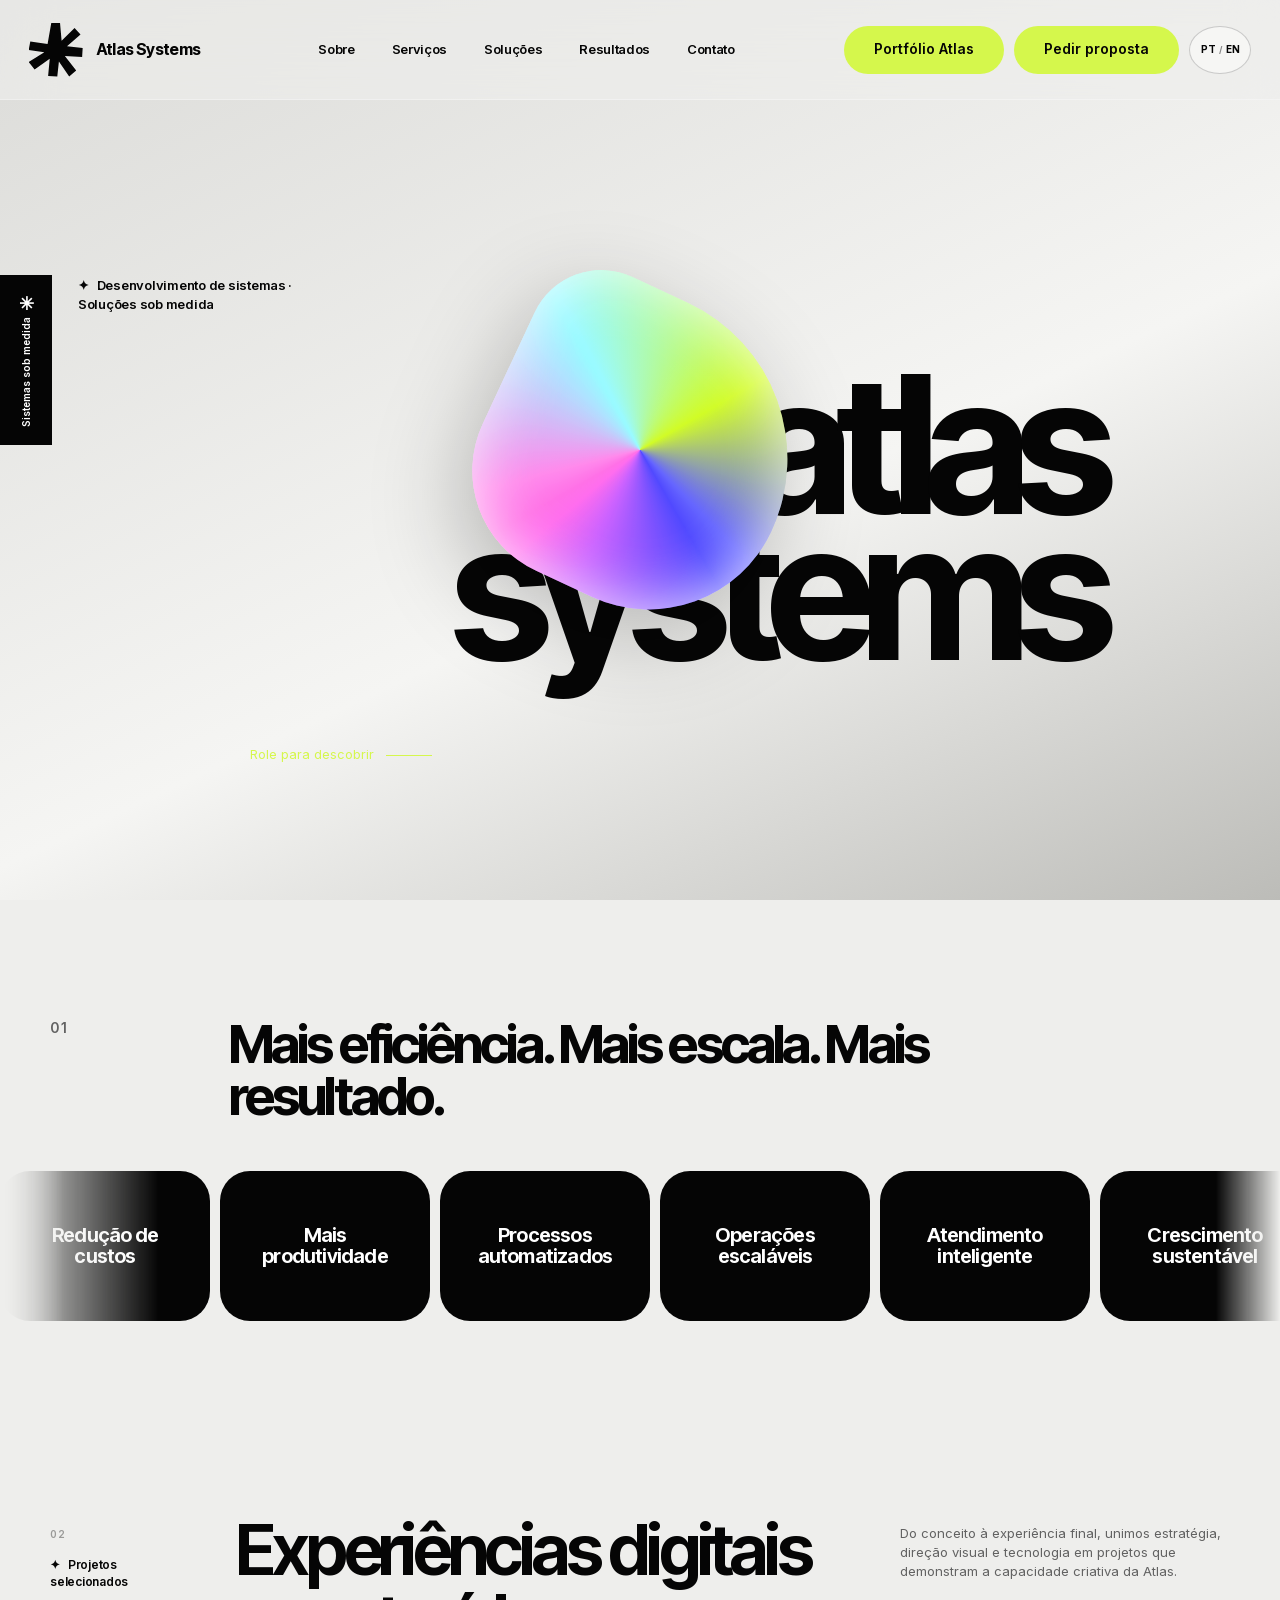
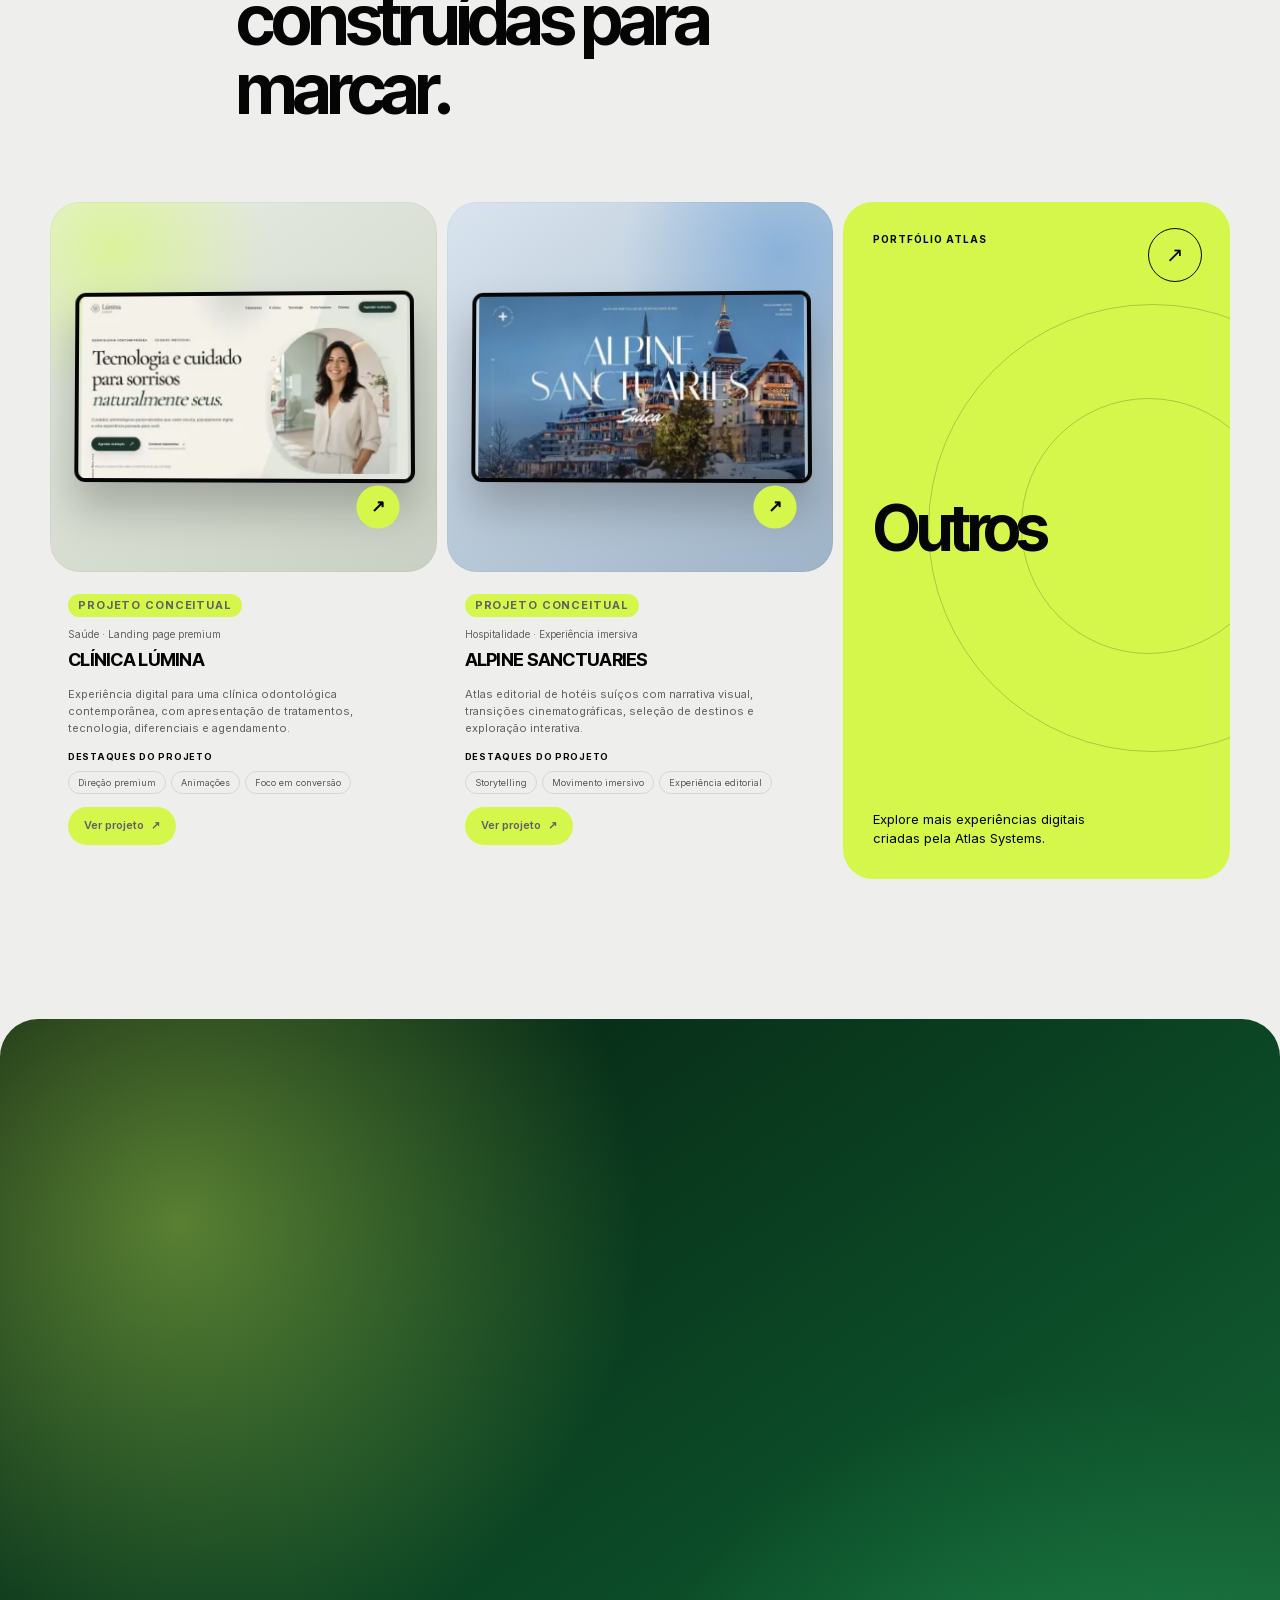
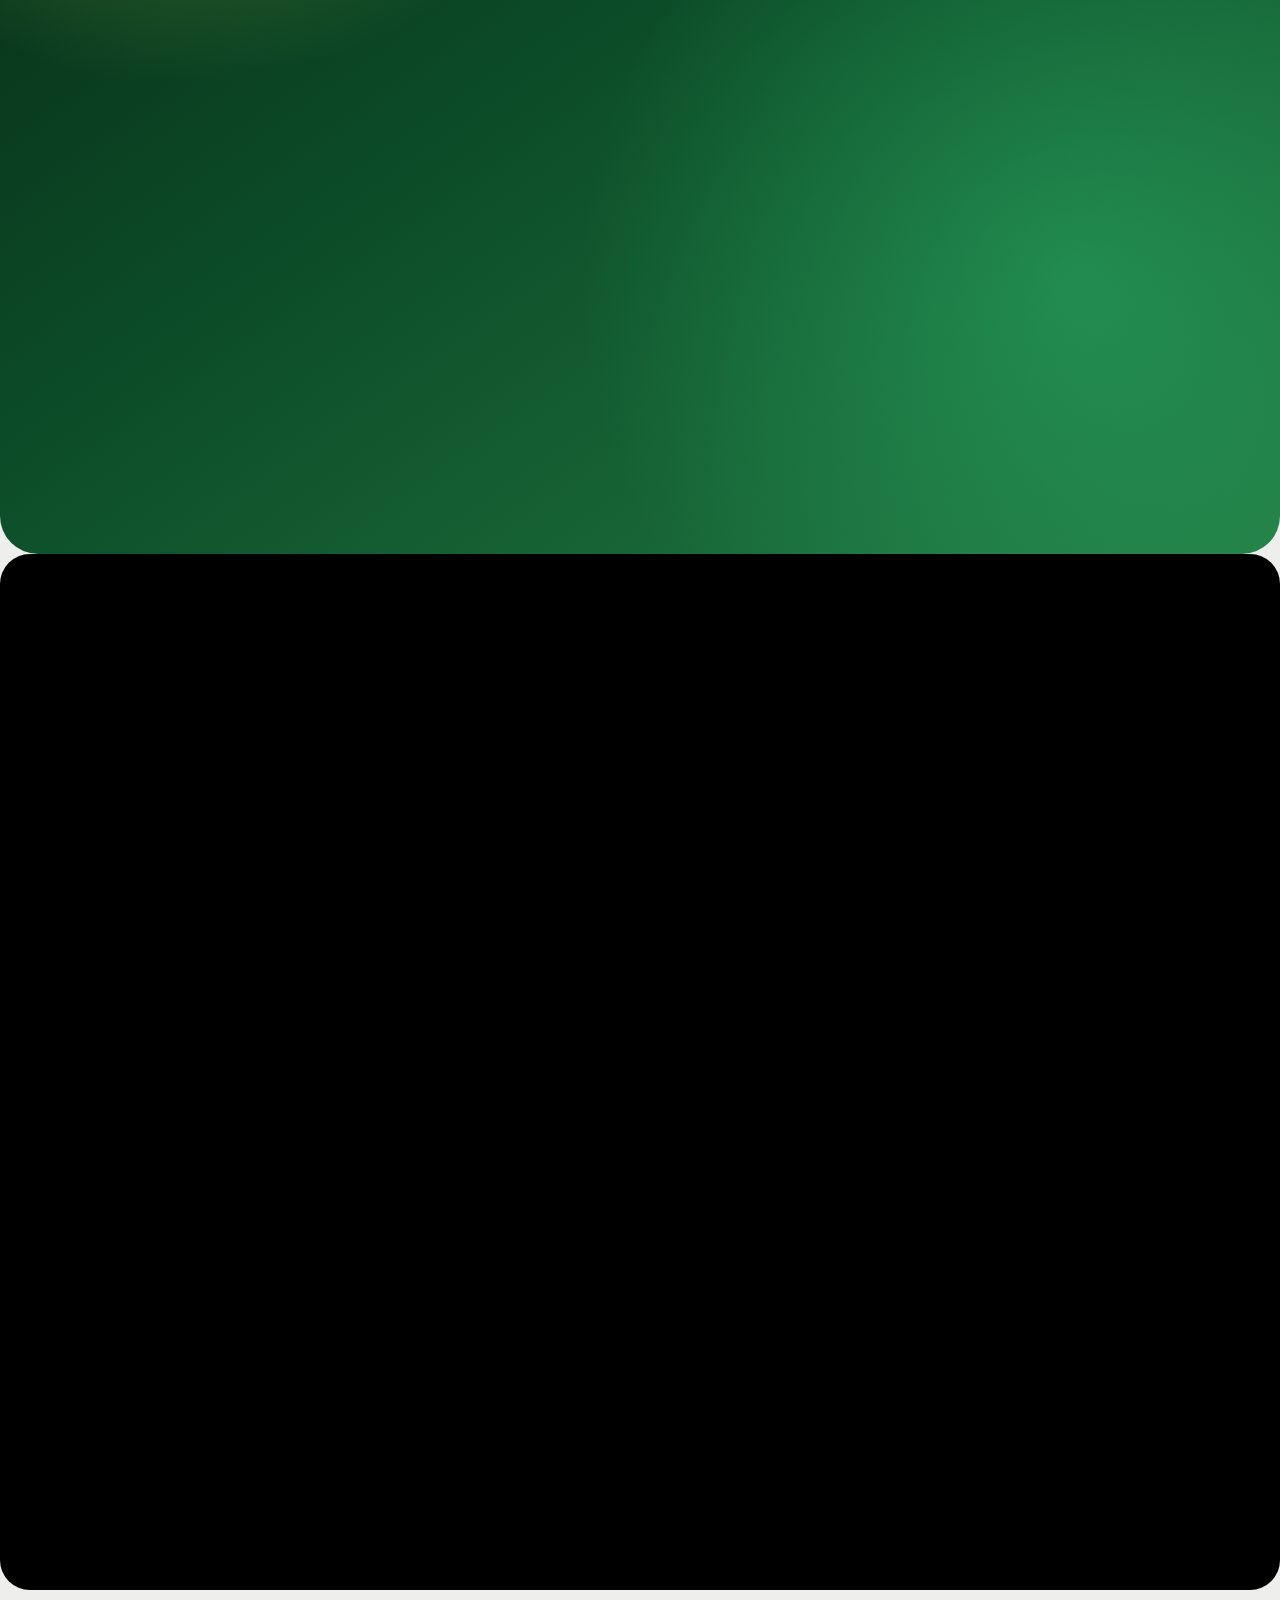
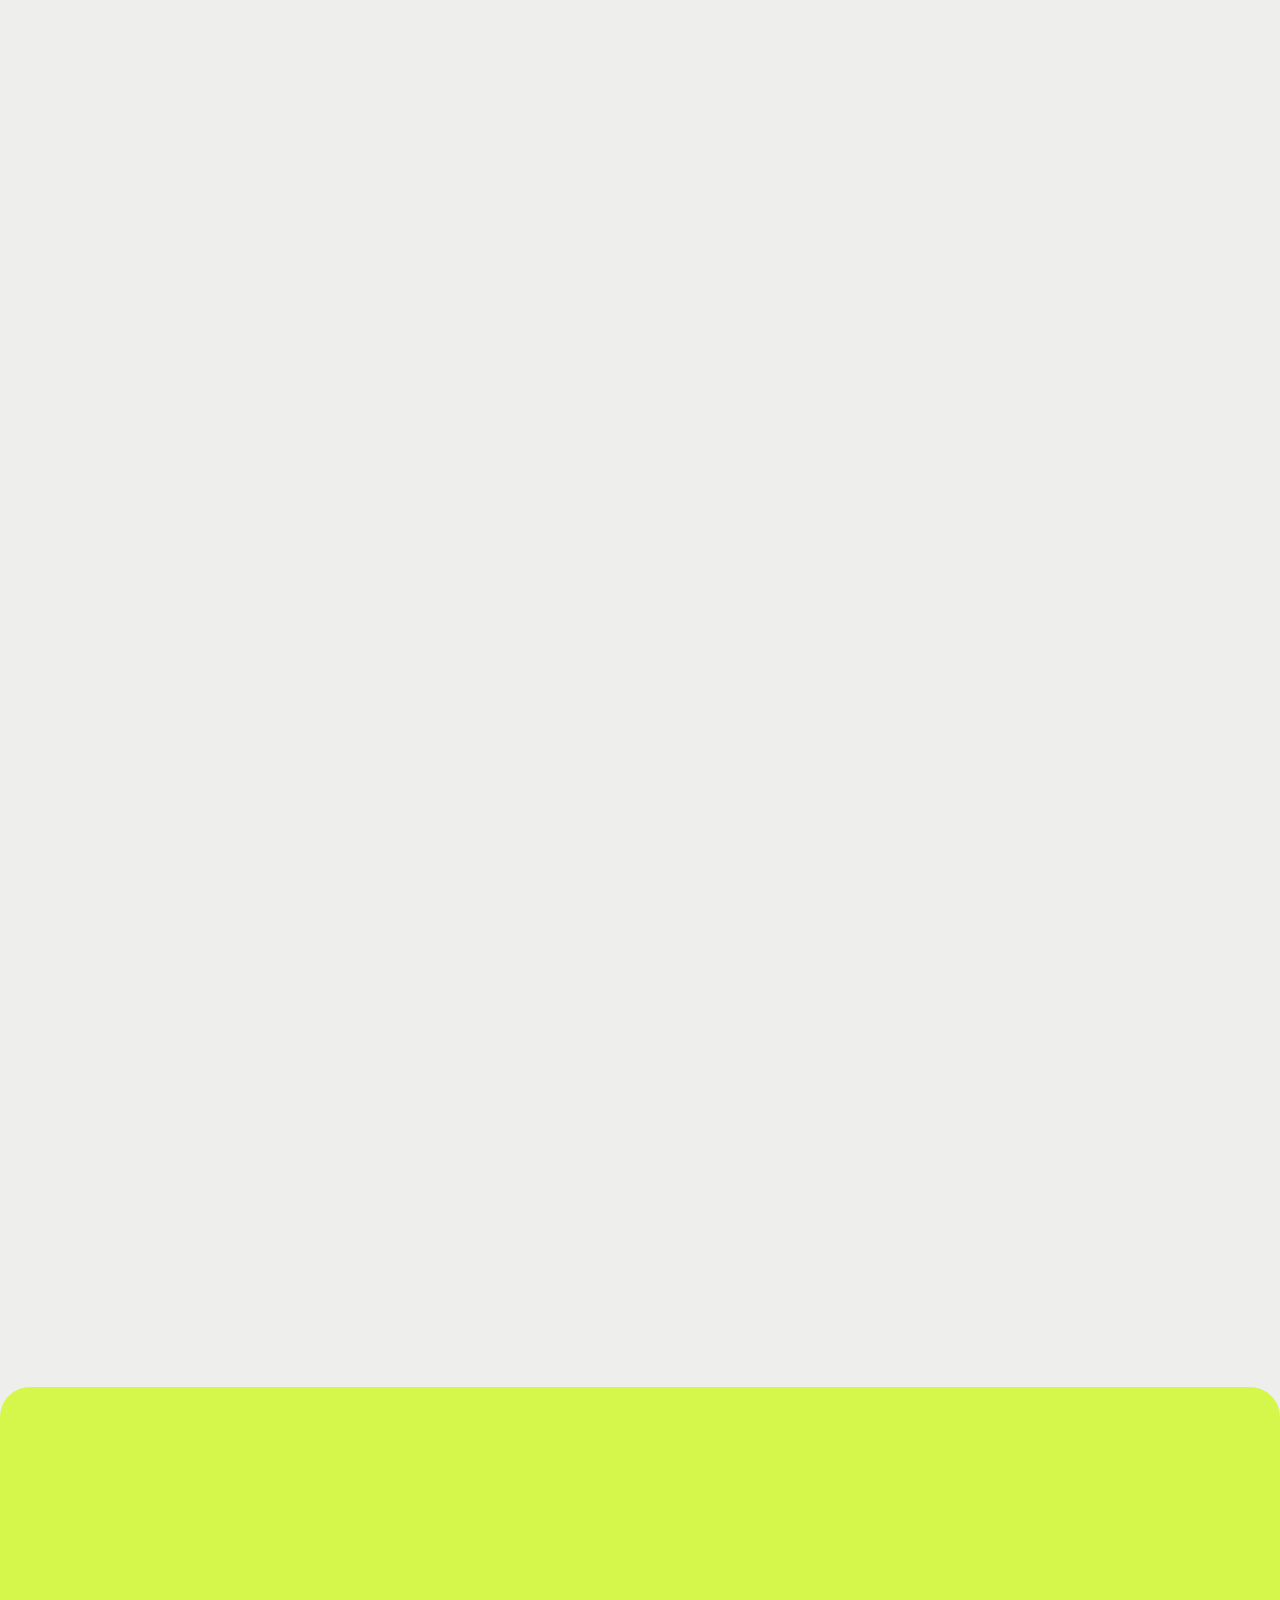
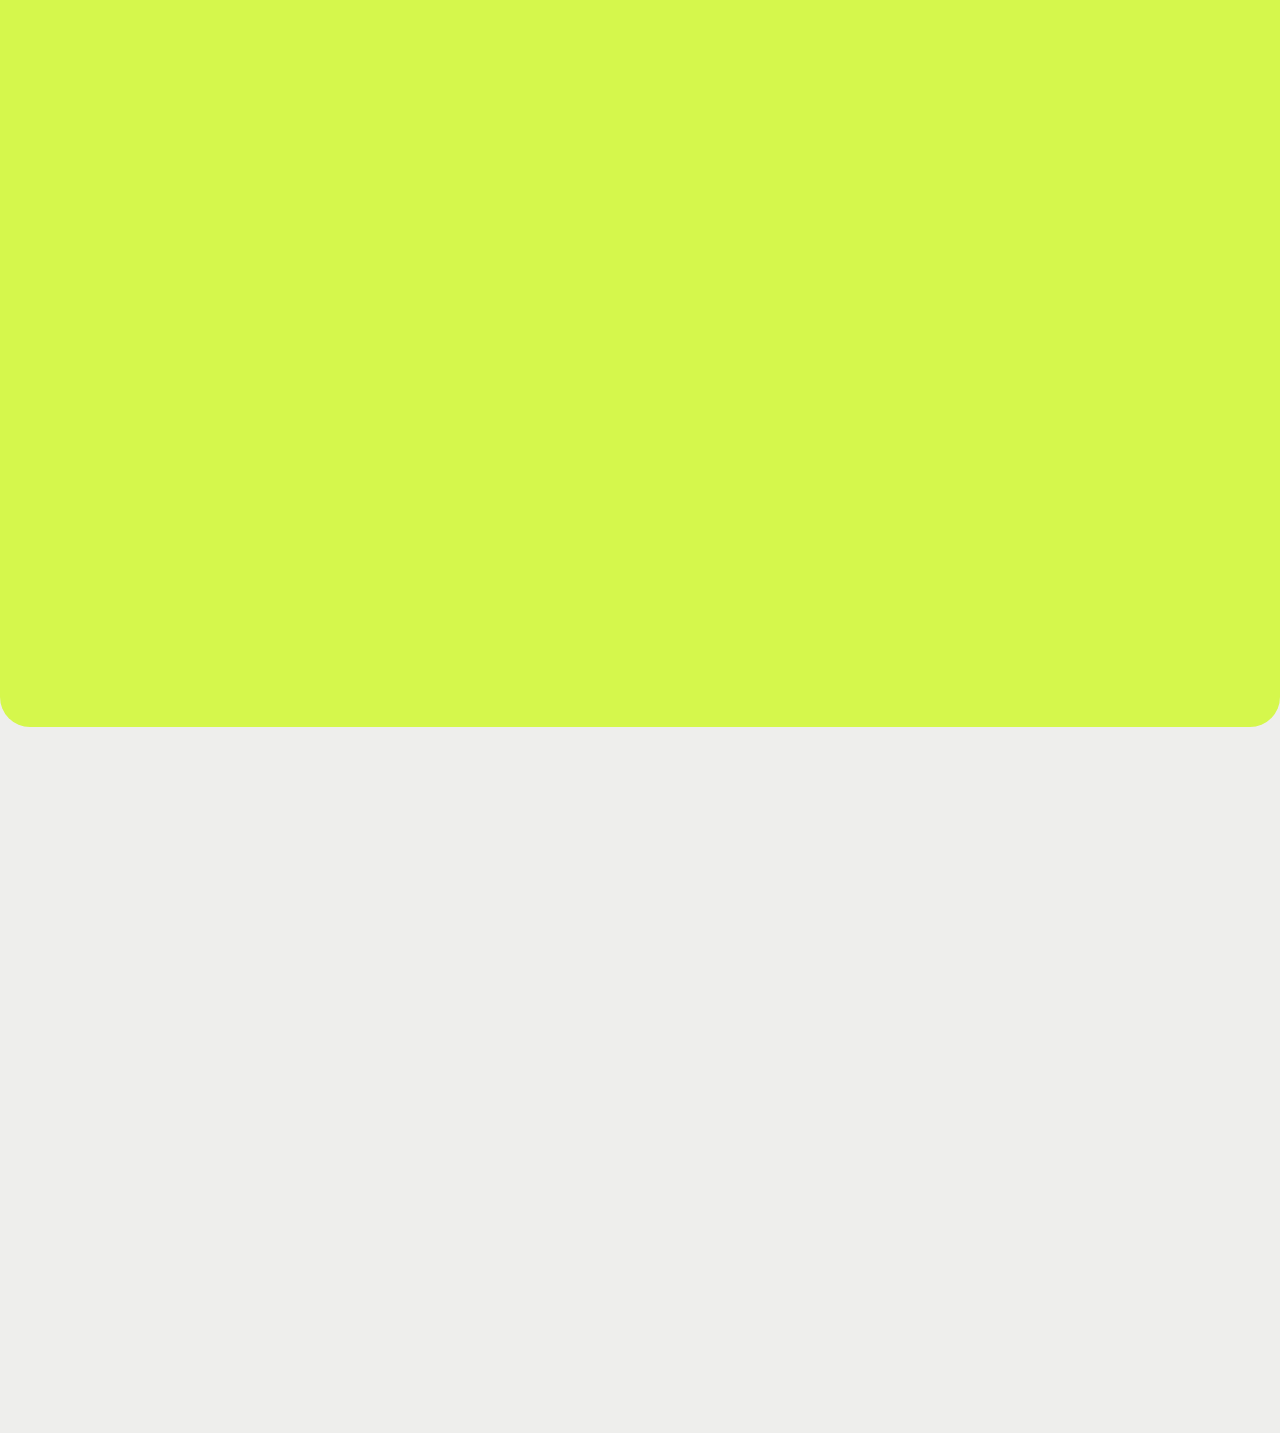
<file: index.html>
<!doctype html>
<html lang="pt-BR" data-theme="dark">
  <head>
    <meta charset="utf-8">
    <meta name="viewport" content="width=device-width, initial-scale=1">
    <link rel="canonical" href="https://atlassystems.digital/">
    <meta
      name="description"
      content="A Atlas Systems desenvolve sistemas personalizados para tornar empresas mais eficientes, organizadas e preparadas para crescer."
      data-i18n-content="meta.description"
    >
    <meta name="robots" content="index, follow, max-image-preview:large, max-snippet:-1, max-video-preview:-1">
    <meta name="googlebot" content="index, follow, max-image-preview:large, max-snippet:-1, max-video-preview:-1">
    <meta name="theme-color" content="#eeeeec">
    <meta name="color-scheme" content="light">
    <meta property="og:type" content="website">
    <meta property="og:locale" content="pt_BR">
    <meta property="og:url" content="https://atlassystems.digital/">
    <meta property="og:title" content="Atlas Systems — Desenvolvimento de sistemas personalizados" data-i18n-content="meta.title">
    <meta
      property="og:description"
      content="Sistemas personalizados e soluções complementares para organizar processos, reduzir trabalho manual e apoiar o crescimento."
      data-i18n-content="meta.ogDescription"
    >
    <meta property="og:site_name" content="Atlas Systems">
    <meta property="og:image" content="https://atlassystems.digital/assets/brand/atlas-social.png">
    <meta property="og:image:secure_url" content="https://atlassystems.digital/assets/brand/atlas-social.png">
    <meta property="og:image:type" content="image/png">
    <meta property="og:image:width" content="1200">
    <meta property="og:image:height" content="630">
    <meta property="og:image:alt" content="Atlas Systems — Desenvolvimento de sistemas personalizados">
    <meta name="twitter:card" content="summary_large_image">
    <meta name="twitter:title" content="Atlas Systems — Desenvolvimento de sistemas personalizados" data-i18n-content="meta.title">
    <meta name="twitter:description" content="Sistemas personalizados e soluções complementares para organizar processos, reduzir trabalho manual e apoiar o crescimento." data-i18n-content="meta.ogDescription">
    <meta name="twitter:image" content="https://atlassystems.digital/assets/brand/atlas-social.png">
    <meta name="twitter:image:alt" content="Atlas Systems — Desenvolvimento de sistemas personalizados">
    <title data-i18n="meta.title">Atlas Systems — Desenvolvimento de sistemas personalizados</title>
    <link rel="icon" href="/assets/brand/atlas-favicon-96.png" type="image/png" sizes="96x96">
    <link rel="apple-touch-icon" href="/assets/brand/apple-touch-icon.png" sizes="180x180">
    <link rel="manifest" href="/site.webmanifest">
    <style>
      :root{--paper:#eeeeec;--ink:#050505;--acid:#d5f74c;--white:#fff;--header-height:100px;--gutter:clamp(20px,3.2vw,52px);--ease-out:cubic-bezier(.16,1,.3,1)}
      *,*::before,*::after{box-sizing:border-box}html{scroll-behavior:smooth;background:var(--paper)}body{margin:0;overflow-x:hidden;background:var(--paper);color:var(--ink);font-family:Inter,"Helvetica Neue",Arial,sans-serif;-webkit-font-smoothing:antialiased}a{color:inherit;text-decoration:none}button{border:0;color:inherit;font:inherit}img,canvas{display:block;max-width:100%}
      #loader{position:fixed;z-index:9999;inset:0;display:grid;place-items:center;background:var(--paper);transition:visibility .42s linear,opacity .42s var(--ease-out)}#loader::before{width:126px;height:126px;background:var(--ink);content:"";clip-path:polygon(42% 0,58% 0,61% 34%,85% 10%,96% 22%,71% 44%,100% 47%,99% 64%,67% 62%,88% 89%,75% 100%,56% 72%,53% 100%,36% 99%,39% 67%,11% 87%,0 73%,29% 55%,0 51%,3% 35%,35% 40%);animation:critical-loader-spin 1.15s cubic-bezier(.7,0,.3,1) infinite}#loader>*{position:absolute;width:1px;height:1px;overflow:hidden;clip:rect(0 0 0 0)}body.is-ready #loader{visibility:hidden;opacity:0;pointer-events:none}@keyframes critical-loader-spin{0%{transform:rotate(0) scale(.82)}50%{transform:rotate(145deg) scale(1.02)}100%{transform:rotate(360deg) scale(.82)}}
      .site-header{position:fixed;z-index:1000;inset:0 0 auto;height:var(--header-height);border-bottom:1px solid rgba(255,255,255,.32);background:rgba(238,238,236,.64);backdrop-filter:blur(24px) saturate(130%)}.header-inner{display:grid;grid-template-columns:180px 1fr auto;align-items:center;width:min(calc(100% - (var(--gutter) * 1.4)),1240px);height:100%;margin-inline:auto}.brand{display:inline-flex;align-items:center;gap:13px;width:max-content;font-family:"Inter Tight",Arial,sans-serif;font-size:16px;font-weight:700}.brand-mark{width:54px;height:54px;flex:none;background:var(--ink);color:transparent;font-size:0;clip-path:polygon(42% 0,58% 0,61% 34%,85% 10%,96% 22%,71% 44%,100% 47%,99% 64%,67% 62%,88% 89%,75% 100%,56% 72%,53% 100%,36% 99%,39% 67%,11% 87%,0 73%,29% 55%,0 51%,3% 35%,35% 40%)}.primary-nav{justify-self:center}.primary-nav a{display:inline-flex;padding:10px 0;margin:0 clamp(8px,1.25vw,18px);font-size:13px;font-weight:600}.header-actions{display:flex;align-items:center;justify-content:flex-end;gap:10px}.header-cta{display:inline-flex;min-height:48px;align-items:center;justify-content:center;padding:0 30px;border-radius:999px;background:var(--acid);font-size:14px;font-weight:600;white-space:nowrap}.lang-toggle{display:inline-flex;width:62px;height:48px;align-items:center;justify-content:center;gap:3px;border:1px solid rgba(5,5,5,.18);border-radius:50%;background:rgba(255,255,255,.44);font-size:10px;font-weight:700}.menu-toggle{display:none}
      .hero{position:relative;width:100%;height:100svh;min-height:650px;overflow:hidden;background:linear-gradient(155deg,#dbdbd8,#f5f5f3 58%,#bcbcb8)}.hero>#scene,#hero-canvas{position:absolute;inset:0;width:100%;height:100%}#hero-canvas{opacity:0}.webgl-fallback::before{position:absolute;inset:25% 14% 10% 25%;display:grid;place-items:center end;color:var(--ink);content:"atlas\A systems\A digital";font-family:"Inter Tight",Arial,sans-serif;font-size:clamp(80px,15vw,220px);font-weight:700;letter-spacing:-.08em;line-height:.76;text-align:right;white-space:pre}.webgl-fallback::after{position:absolute;top:50%;left:50%;width:clamp(180px,24vw,340px);aspect-ratio:1;border-radius:30% 70% 55% 45%;background:conic-gradient(from 35deg,var(--acid),#534dff,#fd7ad8,#a8f6ff,var(--acid));box-shadow:inset 0 0 60px rgba(255,255,255,.8),0 30px 90px rgba(0,0,0,.25);content:"";transform:translate(-50%,-50%) rotate(25deg)}.hero-content{position:absolute;z-index:2;inset:var(--header-height) 0 0;pointer-events:none}.hero-content>.eyebrow{position:absolute;top:22%;left:var(--gutter);max-width:210px;font-size:13px;font-weight:600}.hero-content>h1,.hero-copy{position:absolute!important;width:1px!important;height:1px!important;margin:-1px!important;overflow:hidden!important;clip:rect(0 0 0 0)!important;white-space:nowrap!important}.hero-actions{display:none!important}.scroll-hint{position:absolute;z-index:2;bottom:15%;left:18.6%;color:var(--acid);font-size:12px}.side-ribbon{position:fixed;z-index:900;top:40%;left:0;display:flex;width:52px;height:170px;flex-direction:column-reverse;align-items:center;justify-content:space-between;padding:16px 0 18px;background:var(--ink);color:var(--white);transform:translateY(-50%)}.side-ribbon>span:first-child{font-size:10px;font-weight:600;white-space:nowrap;writing-mode:vertical-rl;transform:rotate(180deg)}
      .webgl-fallback::before{content:"atlas\A systems"}.hero-content>.eyebrow{left:max(var(--gutter),78px);max-width:230px}
      @media(max-width:960px){.header-actions>.header-cta:not(.header-portfolio){display:none}}@media(max-width:820px){:root{--header-height:82px;--gutter:20px}.header-inner{grid-template-columns:1fr auto;width:calc(100% - 34px)}.brand-name{display:none}.brand-mark{width:43px;height:43px}.primary-nav{position:fixed;z-index:-1;top:var(--header-height);left:50%;display:grid;width:100vw;height:calc(100svh - var(--header-height));place-items:center;align-content:center;gap:24px;background:var(--paper);opacity:0;pointer-events:none;visibility:hidden;transform:translate(-50%,-25px)}.header-actions{gap:6px}.header-portfolio{min-height:44px;padding-inline:18px}.lang-toggle{width:43px;height:43px}.menu-toggle{display:block;width:46px;height:46px;padding:13px 11px;border-radius:50%;background:transparent}.menu-toggle span{display:block;width:100%;height:2px;margin:5px 0;background:var(--ink)}.webgl-fallback::before{inset:24% 7% 12% 18%;font-size:clamp(72px,21vw,112px)}.hero-content>.eyebrow{left:68px;max-width:210px}}
    </style>
    <script type="application/ld+json">
      {
        "@context": "https://schema.org",
        "@graph": [
          {
            "@type": "Organization",
            "@id": "https://atlassystems.digital/#organization",
            "name": "Atlas Systems",
            "url": "https://atlassystems.digital/",
            "description": "Empresa brasileira especializada no desenvolvimento de sistemas personalizados, com automação, inteligência artificial, bots, integrações e experiências digitais como soluções complementares.",
            "logo": {
              "@type": "ImageObject",
              "url": "https://atlassystems.digital/assets/brand/atlas-logo-official.png",
              "width": 1024,
              "height": 1024
            },
            "image": "https://atlassystems.digital/assets/brand/atlas-social.png",
            "email": "mailto:atlassystems.contact@gmail.com",
            "telephone": "+55 11 93053-4679",
            "address": {
              "@type": "PostalAddress",
              "addressLocality": "São Paulo",
              "addressRegion": "SP",
              "addressCountry": "BR"
            },
            "areaServed": [
              { "@type": "Country", "name": "Brasil" },
              { "@type": "Place", "name": "Atendimento internacional" }
            ],
            "sameAs": [
              "https://www.instagram.com/atlassystems.digital/",
              "https://www.linkedin.com/in/gabriel-souza-875aa740b/",
              "https://atlas-portfolio-v2.vercel.app/"
            ]
          },
          {
            "@type": "WebSite",
            "@id": "https://atlassystems.digital/#website",
            "url": "https://atlassystems.digital/",
            "name": "Atlas Systems",
            "description": "Desenvolvimento de sistemas personalizados e soluções digitais para tornar empresas mais eficientes, organizadas e preparadas para crescer.",
            "inLanguage": ["pt-BR", "en"],
            "publisher": { "@id": "https://atlassystems.digital/#organization" }
          }
        ]
      }
    </script>
    <link rel="preload" href="assets/fonts/inter-latin.woff2" as="font" type="font/woff2" crossorigin>
    <link rel="preload" href="assets/fonts/inter-tight-latin.woff2" as="font" type="font/woff2" crossorigin>
    <link rel="preload" href="styles.css?v=24" as="style" onload="this.onload=null;this.rel='stylesheet'">
    <noscript><link rel="stylesheet" href="styles.css?v=24"></noscript>
    <script src="app.js?v=20" defer></script>
  </head>
  <body>
    <a class="skip-link" href="#conteudo" data-i18n="a11y.skip">Pular para o conteúdo</a>

    <div id="loader" class="loader" role="status" aria-live="polite" aria-label="Carregando experiência Atlas Systems" data-i18n-aria-label="loader.ariaLabel">
      <span class="loader-mark" aria-hidden="true">✳</span>
      <span class="loader-progress" aria-hidden="true"><span class="loader-progress-bar"></span></span>
      <span class="loader-label" data-i18n="loader.label">Construindo novas possibilidades</span>
    </div>

    <header class="site-header" id="topo">
      <div class="header-inner">
        <a class="brand" href="#inicio" aria-label="Atlas Systems — início" data-i18n-aria-label="brand.homeLabel">
          <span class="brand-mark" aria-hidden="true">✳</span>
          <span class="brand-name">Atlas Systems</span>
        </a>

        <nav class="primary-nav" id="primary-nav" aria-label="Navegação principal" data-i18n-aria-label="nav.ariaLabel">
          <a href="#sobre" data-i18n="nav.about">Sobre</a>
          <a href="#servicos" data-i18n="nav.services">Serviços</a>
          <a href="#projetos" data-i18n="nav.projects">Soluções</a>
          <a href="#insights" data-i18n="nav.insights">Resultados</a>
          <a href="#contato" data-i18n="nav.contact">Contato</a>
        </nav>

        <div class="header-actions">
          <a class="header-cta header-portfolio" href="https://atlas-portfolio-v2.vercel.app/" target="_blank" rel="noopener noreferrer" aria-label="Abrir portfólio da Atlas Systems" data-i18n-aria-label="header.portfolioLabel"><span data-i18n="header.portfolio">Portfólio Atlas</span></a>
          <a class="header-cta" href="#contato"><span data-i18n="header.cta">Pedir proposta</span></a>
          <button
            class="lang-toggle"
            id="lang-toggle"
            type="button"
            aria-label="Trocar idioma para inglês"
            data-i18n-aria-label="language.toggleLabel"
          >
            <span class="lang-current" aria-hidden="true">PT</span>
            <span class="lang-divider" aria-hidden="true">/</span>
            <span class="lang-alternate" aria-hidden="true">EN</span>
          </button>
          <button
            class="menu-toggle"
            id="menu-toggle"
            type="button"
            aria-label="Abrir menu"
            data-i18n-aria-label="menu.openLabel"
            aria-expanded="false"
            aria-controls="primary-nav"
          >
            <span aria-hidden="true"></span>
            <span aria-hidden="true"></span>
          </button>
        </div>
      </div>
    </header>

    <aside class="side-ribbon" aria-label="Mensagem da Atlas Systems" data-i18n-aria-label="ribbon.ariaLabel">
      <span data-i18n="ribbon.text">Sistemas sob medida</span>
      <span class="side-ribbon-mark" aria-hidden="true">✳</span>
    </aside>

    <main id="conteudo">
      <section class="hero" id="inicio" aria-labelledby="hero-title">
        <section id="scene" class="hero-scene" aria-label="Escultura digital interativa" data-i18n-aria-label="hero.sceneLabel">
          <canvas id="hero-canvas" aria-label="Forma tridimensional abstrata em movimento" data-i18n-aria-label="hero.canvasLabel">
            <span data-i18n="hero.canvasFallback">Seu navegador não oferece suporte à visualização tridimensional.</span>
          </canvas>
        </section>

        <div class="hero-content">
          <p class="eyebrow" data-i18n="hero.eyebrow">Desenvolvimento de sistemas · Soluções sob medida</p>
          <h1 id="hero-title">
            <span data-i18n="hero.titleLine1">Sistemas que</span>
            <span class="hero-title-accent" data-i18n="hero.titleLine2">movem negócios.</span>
          </h1>
          <p class="hero-copy" data-i18n="hero.description">
            Desenvolvemos sistemas personalizados para tornar empresas mais eficientes, organizadas e preparadas para crescer. Automação, bots e experiências digitais complementam cada solução quando necessário.
          </p>
          <div class="hero-actions">
            <a class="button button-primary" href="#contato">
              <span data-i18n="hero.primaryCta">Transformar minha operação</span>
              <span aria-hidden="true">&#x2197;&#xFE0E;</span>
            </a>
            <a class="text-link" href="#projetos">
              <span data-i18n="hero.secondaryCta">Conhecer soluções</span>
              <span aria-hidden="true">↓</span>
            </a>
          </div>
        </div>

        <a class="scroll-hint" href="#clientes">
          <span class="scroll-hint-line" aria-hidden="true"></span>
          <span data-i18n="hero.scrollHint">Role para descobrir</span>
        </a>
      </section>

      <section class="clients section-shell" id="clientes" aria-labelledby="clients-title">
        <div class="section-intro clients-intro">
          <p class="section-index" aria-hidden="true">01</p>
          <h2 id="clients-title" data-i18n="clients.title">Mais eficiência. Mais escala. Mais resultado.</h2>
        </div>

        <div class="client-marquee" role="region" aria-label="Resultados que nossas soluções ajudam a gerar" data-i18n-aria-label="clients.marqueeLabel">
          <div class="client-marquee-track">
            <ul class="client-list">
              <li data-i18n="clients.item1">Redução de custos</li>
              <li data-i18n="clients.item2">Mais produtividade</li>
              <li data-i18n="clients.item3">Processos automatizados</li>
              <li data-i18n="clients.item4">Operações escaláveis</li>
              <li data-i18n="clients.item5">Atendimento inteligente</li>
              <li data-i18n="clients.item6">Crescimento sustentável</li>
            </ul>
            <ul class="client-list" aria-hidden="true">
              <li data-i18n="clients.item1">Redução de custos</li>
              <li data-i18n="clients.item2">Mais produtividade</li>
              <li data-i18n="clients.item3">Processos automatizados</li>
              <li data-i18n="clients.item4">Operações escaláveis</li>
              <li data-i18n="clients.item5">Atendimento inteligente</li>
              <li data-i18n="clients.item6">Crescimento sustentável</li>
            </ul>
          </div>
        </div>
      </section>

      <section class="projects section-shell" id="projetos" aria-labelledby="projects-title">
        <header class="section-heading">
          <div>
            <p class="section-index" aria-hidden="true">02</p>
            <p class="eyebrow" data-i18n="projects.eyebrow">Soluções digitais</p>
          </div>
          <h2 id="projects-title" data-i18n="projects.title">Tecnologia aplicada aos desafios reais do seu negócio.</h2>
          <p data-i18n="projects.description">Cada solução nasce de um problema concreto e é construída para aumentar eficiência, produtividade, conversão e capacidade de crescimento.</p>
        </header>

        <div class="project-grid project-showcase-grid">
          <article class="project-card project-case-card">
            <a class="project-case-preview" href="https://clinica-omega-lemon.vercel.app/" target="_blank" rel="noopener noreferrer" aria-label="Abrir projeto Clínica Lúmina" data-i18n-aria-label="projects.omega.linkLabel">
              <div class="project-visual project-site-visual">
                <picture>
                  <source media="(max-width: 820px)" srcset="assets/projects/clinica-omega-384.webp">
                  <img src="assets/projects/clinica-omega-384.webp" srcset="assets/projects/clinica-omega-384.webp 1x, assets/projects/clinica-omega-768.webp 2x" alt="Página inicial do projeto Clínica Lúmina" data-i18n-alt="projects.omega.previewAlt" width="384" height="216" loading="lazy" decoding="async">
                </picture>
                <span class="project-preview-action" aria-hidden="true">&#x2197;&#xFE0E;</span>
              </div>
            </a>
            <div class="project-meta project-case-meta">
              <div>
                <span class="project-demo-label" data-i18n="projects.conceptLabel">Projeto conceitual</span>
                <p class="project-category" data-i18n="projects.omega.category">Saúde · Landing page premium</p>
                <h3 data-i18n="projects.omega.title">Clínica Lúmina</h3>
              </div>
              <p data-i18n="projects.omega.description">Experiência digital para uma clínica odontológica contemporânea, com apresentação de tratamentos, tecnologia, diferenciais e agendamento.</p>
              <div class="project-examples">
                <span data-i18n="projects.highlightsLabel">Destaques do projeto</span>
                <ul><li data-i18n="projects.omega.highlight1">Direção premium</li><li data-i18n="projects.omega.highlight2">Animações</li><li data-i18n="projects.omega.highlight3">Foco em conversão</li></ul>
              </div>
              <a class="project-link" href="https://clinica-omega-lemon.vercel.app/" target="_blank" rel="noopener noreferrer" aria-label="Abrir projeto Clínica Lúmina" data-i18n-aria-label="projects.omega.linkLabel">
                <span data-i18n="projects.viewProject">Ver projeto</span><span aria-hidden="true">&#x2197;&#xFE0E;</span>
              </a>
            </div>
          </article>

          <article class="project-card project-case-card">
            <a class="project-case-preview" href="https://alpine-sanctuaries.vercel.app/" target="_blank" rel="noopener noreferrer" aria-label="Abrir projeto Alpine Sanctuaries" data-i18n-aria-label="projects.alpine.linkLabel">
              <div class="project-visual project-site-visual">
                <picture>
                  <source media="(max-width: 820px)" srcset="assets/projects/alpine-sanctuaries-384.webp">
                  <img src="assets/projects/alpine-sanctuaries-384.webp" srcset="assets/projects/alpine-sanctuaries-384.webp 1x, assets/projects/alpine-sanctuaries-768.webp 2x" alt="Página inicial do projeto Alpine Sanctuaries" data-i18n-alt="projects.alpine.previewAlt" width="384" height="216" loading="lazy" decoding="async">
                </picture>
                <span class="project-preview-action" aria-hidden="true">&#x2197;&#xFE0E;</span>
              </div>
            </a>
            <div class="project-meta project-case-meta">
              <div>
                <span class="project-demo-label" data-i18n="projects.conceptLabel">Projeto conceitual</span>
                <p class="project-category" data-i18n="projects.alpine.category">Hospitalidade · Experiência imersiva</p>
                <h3 data-i18n="projects.alpine.title">Alpine Sanctuaries</h3>
              </div>
              <p data-i18n="projects.alpine.description">Atlas editorial de hotéis suíços com narrativa visual, transições cinematográficas, seleção de destinos e exploração interativa.</p>
              <div class="project-examples">
                <span data-i18n="projects.highlightsLabel">Destaques do projeto</span>
                <ul><li data-i18n="projects.alpine.highlight1">Storytelling</li><li data-i18n="projects.alpine.highlight2">Movimento imersivo</li><li data-i18n="projects.alpine.highlight3">Experiência editorial</li></ul>
              </div>
              <a class="project-link" href="https://alpine-sanctuaries.vercel.app/" target="_blank" rel="noopener noreferrer" aria-label="Abrir projeto Alpine Sanctuaries" data-i18n-aria-label="projects.alpine.linkLabel">
                <span data-i18n="projects.viewProject">Ver projeto</span><span aria-hidden="true">&#x2197;&#xFE0E;</span>
              </a>
            </div>
          </article>

          <article class="project-card project-more-card">
            <a class="project-more-link" href="#contato" aria-label="Falar com a Atlas Systems sobre outro projeto" data-i18n-aria-label="projects.others.linkLabel">
              <span class="project-more-kicker" data-i18n="projects.others.kicker">Portfólio Atlas</span>
              <span class="project-more-title" data-i18n="projects.others.title">Outros</span>
              <span class="project-more-arrow" aria-hidden="true">&#x2197;&#xFE0E;</span>
              <span class="project-more-description" data-i18n="projects.others.description">Explore mais experiências digitais criadas pela Atlas Systems.</span>
            </a>
          </article>
        </div>
      </section>

      <section class="metrics" aria-labelledby="metrics-title">
        <div class="metrics-icon-field" aria-hidden="true">
          <span class="metrics-float-icon metrics-icon-code">&lt;/&gt;</span>
          <span class="metrics-float-icon metrics-icon-ai">AI</span>
          <span class="metrics-float-icon metrics-icon-gear">⚙</span>
          <span class="metrics-float-icon metrics-icon-flow">&#x2197;&#xFE0E;</span>
          <span class="metrics-float-icon metrics-icon-data">{ }</span>
          <span class="metrics-float-icon metrics-icon-orbit">✦</span>
        </div>
        <div class="section-shell metrics-inner">
          <h2 id="metrics-title" class="visually-hidden" data-i18n="metrics.title">Impactos que orientam nossas soluções</h2>
          <dl class="metrics-grid">
            <div class="metric-item">
              <dt data-i18n="metrics.projects.label">Custos operacionais</dt>
              <dd class="metric-outcome" data-i18n="metrics.projects.value">Reduzidos</dd>
            </div>
            <div class="metric-item">
              <dt data-i18n="metrics.users.label">Produtividade</dt>
              <dd class="metric-outcome" data-i18n="metrics.users.value">Elevada</dd>
            </div>
            <div class="metric-item">
              <dt data-i18n="metrics.retention.label">Processos críticos</dt>
              <dd class="metric-outcome" data-i18n="metrics.retention.value">Automatizados</dd>
            </div>
            <div class="metric-item">
              <dt data-i18n="metrics.experience.label">Operações</dt>
              <dd class="metric-outcome" data-i18n="metrics.experience.value">Escaláveis</dd>
            </div>
          </dl>
        </div>
      </section>

      <section class="services section-shell" id="servicos" aria-labelledby="services-title">
        <header class="services-reference-heading">
          <p class="eyebrow"><span aria-hidden="true">✦</span> <span data-i18n="services.eyebrow">Nossa especialidade</span></p>
          <h2 id="services-title" data-i18n="services.title">Desenvolvimento de sistemas</h2>
          <p class="services-reference-copy" data-i18n="services.description">Criamos sistemas sob medida e incorporamos automação, inteligência artificial, bots e experiências digitais sempre que essas capacidades fortalecem a solução.</p>
        </header>

        <div class="services-accordion" id="services-accordion">
          <article class="service-item is-open">
            <h3>
              <button class="service-trigger" id="service-trigger-1" type="button" aria-expanded="true" aria-controls="service-panel-1">
                <span data-i18n="services.web.title">Desenvolvimento de Sistemas Personalizados</span>
                <span class="service-icon" aria-hidden="true">+</span>
              </button>
            </h3>
            <div class="service-panel" id="service-panel-1" role="region" aria-labelledby="service-trigger-1">
              <div class="service-panel-content">
                <div class="service-summary"><span class="service-detail-label" data-i18n="services.idealFor">Ideal para</span><p data-i18n="services.web.description">Empresas limitadas por planilhas, ferramentas fragmentadas ou processos que não cabem em softwares prontos.</p><ul class="service-outcomes"><li data-i18n="services.web.outcome1">Operação centralizada e visível</li><li data-i18n="services.web.outcome2">Base segura para crescer</li></ul></div>
                <div class="service-includes">
                  <span class="service-includes-label" data-i18n="services.included">Principais entregáveis</span>
                  <ul class="service-tags">
                    <li class="service-tag" data-i18n="services.web.item1">Discovery e arquitetura</li>
                    <li class="service-tag" data-i18n="services.web.item2">UX/UI do produto</li>
                    <li class="service-tag" data-i18n="services.web.item3">Front-end e back-end</li>
                    <li class="service-tag" data-i18n="services.web.item4">Painel e integrações</li>
                  </ul>
                </div>
                <div class="service-price">
                  <span class="service-price-label" data-i18n="services.investment">Próximo passo</span>
                  <strong data-i18n="services.web.price">Discovery técnico + arquitetura inicial</strong>
                  <a class="service-quote" href="/desenvolvimento-de-sistemas/"><span data-i18n="services.cta">Conhecer solução</span></a>
                </div>
              </div>
            </div>
          </article>

          <article class="service-item">
            <h3>
              <button class="service-trigger" id="service-trigger-2" type="button" aria-expanded="false" aria-controls="service-panel-2">
                <span data-i18n="services.ux.title">Landing Pages de Alta Conversão</span>
                <span class="service-icon" aria-hidden="true">+</span>
              </button>
            </h3>
            <div class="service-panel" id="service-panel-2" role="region" aria-labelledby="service-trigger-2" hidden>
              <div class="service-panel-content">
                <div class="service-summary"><span class="service-detail-label" data-i18n="services.idealFor">Ideal para</span><p data-i18n="services.ux.description">Campanhas, lançamentos e empresas que recebem tráfego, mas precisam transformar mais visitantes em leads ou vendas mensuráveis.</p><ul class="service-outcomes"><li data-i18n="services.ux.outcome1">Jornada de conversão objetiva</li><li data-i18n="services.ux.outcome2">Resultados acompanhados por dados</li></ul></div>
                <div class="service-includes"><span class="service-includes-label" data-i18n="services.included">Principais entregáveis</span><ul class="service-tags"><li class="service-tag" data-i18n="services.ux.item1">Estratégia e copy</li><li class="service-tag" data-i18n="services.ux.item2">UX/UI responsivo</li><li class="service-tag" data-i18n="services.ux.item3">Analytics e pixels</li><li class="service-tag" data-i18n="services.ux.item4">CRM e WhatsApp</li></ul></div>
                <div class="service-price"><span class="service-price-label" data-i18n="services.investment">Próximo passo</span><strong data-i18n="services.ux.price">Briefing de conversão + plano da página</strong><a class="service-quote" href="/landing-pages/"><span data-i18n="services.cta">Conhecer solução</span></a></div>
              </div>
            </div>
          </article>

          <article class="service-item">
            <h3>
              <button class="service-trigger" id="service-trigger-3" type="button" aria-expanded="false" aria-controls="service-panel-3">
                <span data-i18n="services.strategy.title">Automação com Inteligência Artificial</span>
                <span class="service-icon" aria-hidden="true">+</span>
              </button>
            </h3>
            <div class="service-panel" id="service-panel-3" role="region" aria-labelledby="service-trigger-3" hidden>
              <div class="service-panel-content">
                <div class="service-summary"><span class="service-detail-label" data-i18n="services.idealFor">Ideal para</span><p data-i18n="services.strategy.description">Operações com tarefas manuais, dados duplicados ou atendimento lento que precisam ganhar velocidade, precisão e escala.</p><ul class="service-outcomes"><li data-i18n="services.strategy.outcome1">Menos retrabalho e erros</li><li data-i18n="services.strategy.outcome2">Mais produtividade e rastreabilidade</li></ul></div>
                <div class="service-includes"><span class="service-includes-label" data-i18n="services.included">Principais entregáveis</span><ul class="service-tags"><li class="service-tag" data-i18n="services.strategy.item1">Mapeamento de processos</li><li class="service-tag" data-i18n="services.strategy.item2">Fluxos automatizados</li><li class="service-tag" data-i18n="services.strategy.item3">Integrações e IA</li><li class="service-tag" data-i18n="services.strategy.item4">Painel de monitoramento</li></ul></div>
                <div class="service-price"><span class="service-price-label" data-i18n="services.investment">Próximo passo</span><strong data-i18n="services.strategy.price">Workshop de diagnóstico + mapa de automação</strong><a class="service-quote" href="/automacao-com-ia/"><span data-i18n="services.cta">Conhecer solução</span></a></div>
              </div>
            </div>
          </article>

          <article class="service-item">
            <h3>
              <button class="service-trigger" id="service-trigger-4" type="button" aria-expanded="false" aria-controls="service-panel-4">
                <span data-i18n="services.mobile.title">Bots Inteligentes para WhatsApp e Atendimento</span>
                <span class="service-icon" aria-hidden="true">+</span>
              </button>
            </h3>
            <div class="service-panel" id="service-panel-4" role="region" aria-labelledby="service-trigger-4" hidden>
              <div class="service-panel-content">
                <div class="service-summary"><span class="service-detail-label" data-i18n="services.idealFor">Ideal para</span><p data-i18n="services.mobile.description">Times com alto volume de perguntas repetitivas, demora na primeira resposta ou perda de oportunidades fora do horário comercial.</p><ul class="service-outcomes"><li data-i18n="services.mobile.outcome1">Primeira resposta 24 horas</li><li data-i18n="services.mobile.outcome2">Atendimento padronizado e escalável</li></ul></div>
                <div class="service-includes"><span class="service-includes-label" data-i18n="services.included">Principais entregáveis</span><ul class="service-tags"><li class="service-tag" data-i18n="services.mobile.item1">Design de conversa</li><li class="service-tag" data-i18n="services.mobile.item2">WhatsApp e canais</li><li class="service-tag" data-i18n="services.mobile.item3">CRM, APIs e dados</li><li class="service-tag" data-i18n="services.mobile.item4">Transbordo humano</li></ul></div>
                <div class="service-price"><span class="service-price-label" data-i18n="services.investment">Próximo passo</span><strong data-i18n="services.mobile.price">Mapeamento do atendimento + desenho do fluxo</strong><a class="service-quote" href="/bots-para-whatsapp/"><span data-i18n="services.cta">Conhecer solução</span></a></div>
              </div>
            </div>
          </article>
        </div>
      </section>

      <section class="process-section" aria-labelledby="process-title">
        <div class="section-shell process-layout">
          <header class="section-heading">
            <div>
              <p class="section-index" aria-hidden="true">04</p>
              <p class="eyebrow" data-i18n="process.eyebrow">Como trabalhamos</p>
            </div>
            <h2 id="process-title" data-i18n="process.title">Clareza do diagnóstico à evolução contínua.</h2>
            <p data-i18n="process.description">Nosso processo garante qualidade, eficiência e alinhamento com os objetivos reais do seu negócio.</p>
          </header>

          <div class="process" id="process">
            <div class="process-rotator">
              <div class="process-orbit" aria-hidden="true"></div>
              <button class="process-node is-active" type="button" data-step="1" aria-pressed="true" aria-controls="process-detail">
                <span class="process-node-inner"><span class="process-node-number" aria-hidden="true">01</span><span data-i18n="process.step1.title">Diagnóstico</span></span>
              </button>
              <button class="process-node" type="button" data-step="2" aria-pressed="false" aria-controls="process-detail">
                <span class="process-node-inner"><span class="process-node-number" aria-hidden="true">02</span><span data-i18n="process.step2.title">Planejamento</span></span>
              </button>
              <button class="process-node" type="button" data-step="3" aria-pressed="false" aria-controls="process-detail">
                <span class="process-node-inner"><span class="process-node-number" aria-hidden="true">03</span><span data-i18n="process.step3.title">Desenvolvimento</span></span>
              </button>
              <button class="process-node" type="button" data-step="4" aria-pressed="false" aria-controls="process-detail">
                <span class="process-node-inner"><span class="process-node-number" aria-hidden="true">04</span><span data-i18n="process.step4.title">Implementação</span></span>
              </button>
              <button class="process-node" type="button" data-step="5" aria-pressed="false" aria-controls="process-detail">
                <span class="process-node-inner"><span class="process-node-number" aria-hidden="true">05</span><span data-i18n="process.step5.title">Otimização</span></span>
              </button>
            </div>

            <div class="process-detail" id="process-detail" aria-live="polite">
              <p class="process-detail-number" aria-hidden="true">01 / 05</p>
              <h3 data-i18n="process.step1.title">Diagnóstico</h3>
              <p data-i18n="process.step1.description">Entendemos os desafios, objetivos e oportunidades da sua operação.</p>
            </div>
          </div>
        </div>
      </section>

      <section class="testimonials section-shell" id="depoimentos" aria-labelledby="testimonials-title">
        <header class="section-heading compact">
          <div>
            <p class="section-index" aria-hidden="true">05</p>
            <p class="eyebrow" data-i18n="testimonials.eyebrow">Por que escolher a Atlas</p>
          </div>
          <h2 id="testimonials-title" data-i18n="testimonials.title">Tecnologia como meio. Crescimento como resultado.</h2>
        </header>

        <div class="testimonial-track" aria-live="polite">
          <figure class="testimonial-card is-active" data-testimonial="1">
            <blockquote>
              <p data-i18n="testimonials.quote1">Cada solução começa pelo resultado que o negócio precisa alcançar — nunca pela tecnologia da moda.</p>
            </blockquote>
            <figcaption>
              <span class="testimonial-avatar" aria-hidden="true">01</span>
              <span>
                <strong data-i18n="testimonials.person1.name">Foco em resultados</strong>
                <small data-i18n="testimonials.person1.role">Impacto mensurável na operação</small>
              </span>
            </figcaption>
          </figure>
          <figure class="testimonial-card" data-testimonial="2">
            <blockquote>
              <p data-i18n="testimonials.quote2">Trabalhamos lado a lado com sua empresa para entender prioridades, simplificar decisões e construir o que realmente gera valor.</p>
            </blockquote>
            <figcaption>
              <span class="testimonial-avatar" aria-hidden="true">02</span>
              <span>
                <strong data-i18n="testimonials.person2.name">Parceria estratégica</strong>
                <small data-i18n="testimonials.person2.role">Tecnologia alinhada ao negócio</small>
              </span>
            </figcaption>
          </figure>
          <figure class="testimonial-card" data-testimonial="3">
            <blockquote>
              <p data-i18n="testimonials.quote3">Criamos bases sólidas, rápidas e evolutivas para sua operação crescer sem transformar tecnologia em um novo gargalo.</p>
            </blockquote>
            <figcaption>
              <span class="testimonial-avatar" aria-hidden="true">03</span>
              <span>
                <strong data-i18n="testimonials.person3.name">Escala com qualidade</strong>
                <small data-i18n="testimonials.person3.role">Soluções preparadas para evoluir</small>
              </span>
            </figcaption>
          </figure>
        </div>
        <div class="testimonial-controls" aria-label="Selecionar diferencial" data-i18n-aria-label="testimonials.controlsLabel">
          <button class="testimonial-dot is-active" type="button" data-slide="1" aria-label="Mostrar diferencial 1" data-i18n-aria-label="testimonials.show1" aria-pressed="true"></button>
          <button class="testimonial-dot" type="button" data-slide="2" aria-label="Mostrar diferencial 2" data-i18n-aria-label="testimonials.show2" aria-pressed="false"></button>
          <button class="testimonial-dot" type="button" data-slide="3" aria-label="Mostrar diferencial 3" data-i18n-aria-label="testimonials.show3" aria-pressed="false"></button>
        </div>
      </section>

      <section class="about section-shell" id="sobre" aria-labelledby="about-title">
        <header class="section-heading about-heading">
          <div>
            <p class="section-index" aria-hidden="true">06</p>
            <p class="eyebrow" data-i18n="about.eyebrow">Sobre a Atlas</p>
          </div>
          <h2 id="about-title" data-i18n="about.title">Transformamos negócios em operações preparadas para o futuro.</h2>
          <div class="about-copy">
            <p data-i18n="about.paragraph1">A Atlas é especializada no desenvolvimento de soluções digitais avançadas, com foco em automação inteligente, sistemas personalizados e experiências orientadas a resultados.</p>
            <p data-i18n="about.paragraph2">Mais do que desenvolver ferramentas, criamos soluções que impactam diretamente o crescimento, a produtividade e a lucratividade dos nossos clientes.</p>
          </div>
        </header>

        <div class="team" aria-labelledby="team-title">
          <h3 id="team-title" data-i18n="team.title">O que guia cada decisão.</h3>
          <div class="team-grid">
            <article class="team-card">
              <div class="team-portrait team-portrait-strategy" aria-hidden="true"><span>01</span></div>
              <h4 data-i18n="team.ana.name">Missão</h4>
              <p data-i18n="team.ana.role">Ajudar empresas a crescer através da tecnologia, tornando processos mais inteligentes, eficientes e escaláveis.</p>
            </article>
            <article class="team-card">
              <div class="team-portrait team-portrait-design" aria-hidden="true"><span>02</span></div>
              <h4 data-i18n="team.lucas.name">Visão</h4>
              <p data-i18n="team.lucas.role">Ser referência em automação e soluções digitais que transformam negócios e geram resultados reais.</p>
            </article>
            <article class="team-card">
              <div class="team-portrait team-portrait-engineering" aria-hidden="true"><span>03</span></div>
              <h4 data-i18n="team.joana.name">Valores</h4>
              <p data-i18n="team.joana.role">Inovação constante, foco em resultados, compromisso com o cliente e qualidade em cada entrega.</p>
            </article>
            <article class="team-card">
              <div class="team-portrait team-portrait-data" aria-hidden="true"><span>04</span></div>
              <h4 data-i18n="team.pedro.name">Atitude</h4>
              <p data-i18n="team.pedro.role">A Atlas é para empresas que não querem apenas acompanhar o futuro — querem liderar.</p>
            </article>
          </div>
        </div>
      </section>

      <section class="insights section-shell" id="insights" aria-labelledby="insights-title">
        <header class="section-heading">
          <div>
            <p class="section-index" aria-hidden="true">07</p>
            <p class="eyebrow" data-i18n="insights.eyebrow">Resultados em movimento</p>
          </div>
          <h2 id="insights-title" data-i18n="insights.title">O que muda quando a tecnologia trabalha a favor do negócio.</h2>
          <p data-i18n="insights.description">Soluções bem aplicadas liberam tempo, aumentam capacidade operacional e criam experiências melhores para clientes e equipes.</p>
        </header>

        <div class="insights-timeline">
          <article class="insight-item">
            <span class="insight-date" data-i18n="insights.article1.date">01</span>
            <div class="insight-content">
              <p class="insight-category" data-i18n="insights.article1.category">Eficiência operacional</p>
              <h3><a href="#contato" data-i18n="insights.article1.title">Menos tarefas manuais. Mais tempo para decisões importantes.</a></h3>
              <p data-i18n="insights.article1.summary">Automação reduz retrabalho, diminui erros e libera a equipe para atividades de maior valor.</p>
              <a class="insight-read-more" href="#contato" data-i18n="insights.readMore">Falar com a Atlas</a>
            </div>
            <span class="insight-arrow" aria-hidden="true">&#x2197;&#xFE0E;</span>
          </article>

          <article class="insight-item">
            <span class="insight-date" data-i18n="insights.article2.date">02</span>
            <div class="insight-content">
              <p class="insight-category" data-i18n="insights.article2.category">Crescimento e escala</p>
              <h3><a href="#contato" data-i18n="insights.article2.title">Uma operação preparada para crescer sem multiplicar o caos.</a></h3>
              <p data-i18n="insights.article2.summary">Sistemas personalizados organizam dados, padronizam processos e sustentam novas etapas de crescimento.</p>
              <a class="insight-read-more" href="#contato" data-i18n="insights.readMore">Falar com a Atlas</a>
            </div>
            <span class="insight-arrow" aria-hidden="true">&#x2197;&#xFE0E;</span>
          </article>

          <article class="insight-item">
            <span class="insight-date" data-i18n="insights.article3.date">03</span>
            <div class="insight-content">
              <p class="insight-category" data-i18n="insights.article3.category">Experiência do cliente</p>
              <h3><a href="#contato" data-i18n="insights.article3.title">Respostas mais rápidas e jornadas que convertem melhor.</a></h3>
              <p data-i18n="insights.article3.summary">Bots e páginas estratégicas aproximam sua marca do cliente em todos os momentos da decisão.</p>
              <a class="insight-read-more" href="#contato" data-i18n="insights.readMore">Falar com a Atlas</a>
            </div>
            <span class="insight-arrow" aria-hidden="true">&#x2197;&#xFE0E;</span>
          </article>
        </div>
      </section>

      <section class="contact" id="contato" aria-labelledby="contact-title">
        <div class="contact-layout">
          <div class="contact-intro">
            <div>
              <h2 id="contact-title"><span data-i18n="contact.titleLead">Pronto para transformar</span> <span class="contact-title-muted" data-i18n="contact.titleAccent">sua operação?</span></h2>
              <p data-i18n="contact.description">Conte o desafio da sua empresa. A Atlas ajuda a transformar problemas operacionais em soluções digitais eficientes, escaláveis e orientadas a resultados.</p>
            </div>
            <span class="contact-globe" aria-hidden="true"><span></span></span>
          </div>

          <div class="whatsapp-contact-card">
            <div class="whatsapp-card-top">
              <span class="whatsapp-kicker" data-i18n="contact.whatsapp.eyebrow">Atendimento direto</span>
              <h3 data-i18n="contact.whatsapp.title">Converse com a Atlas no WhatsApp.</h3>
              <p data-i18n="contact.whatsapp.description">Conte seu desafio diretamente para nossa equipe e descubra qual solução faz sentido para o seu negócio.</p>
              <div class="whatsapp-feature-list" aria-label="Vantagens do atendimento" data-i18n-aria-label="contact.whatsapp.featuresLabel">
                <span data-i18n="contact.whatsapp.response">Resposta rápida</span>
                <span data-i18n="contact.whatsapp.human">Atendimento humano</span>
                <span data-i18n="contact.whatsapp.noForm">Sem formulário</span>
              </div>
            </div>
            <div class="whatsapp-chat-preview" aria-hidden="true">
              <p data-i18n="contact.whatsapp.chat1">Olá! Quero entender como a Atlas pode ajudar minha empresa.</p>
              <p data-i18n="contact.whatsapp.chat2">Ótimo — conte um pouco sobre o seu desafio.</p>
            </div>
            <div class="whatsapp-card-action">
              <span class="whatsapp-phone-label" data-i18n="contact.whatsapp.phoneLabel">WhatsApp da empresa</span>
              <strong class="whatsapp-phone-number">+55 11 93053-4679</strong>
              <a class="whatsapp-primary-cta" data-whatsapp-link data-whatsapp-number="5511930534679" href="https://wa.me/5511930534679?text=Ol%C3%A1%21%20Vim%20pelo%20site%20da%20Atlas%20Systems%20e%20gostaria%20de%20conversar%20sobre%20uma%20solu%C3%A7%C3%A3o%20para%20minha%20empresa." target="_blank" rel="noopener noreferrer" aria-label="Conversar com a Atlas Systems pelo WhatsApp" data-i18n-aria-label="contact.whatsapp.linkLabel">
                <span data-i18n="contact.whatsapp.cta">Abrir conversa no WhatsApp</span><span aria-hidden="true">&#x2197;&#xFE0E;</span>
              </a>
              <small data-i18n="contact.whatsapp.note">O WhatsApp será aberto em uma nova aba.</small>
            </div>
          </div>
        </div>
      </section>
    </main>

    <footer class="site-footer">
      <div class="section-shell footer-main">
        <div class="footer-brand-column">
          <a class="brand footer-brand" href="#inicio" aria-label="Atlas Systems — voltar ao início" data-i18n-aria-label="footer.homeLabel"><span class="brand-mark" aria-hidden="true">✳</span><span class="sr-only">Atlas Systems</span></a>
          <p class="footer-statement" data-i18n="footer.statement">Atlas Systems — para empresas que não querem apenas acompanhar o futuro. Querem liderar.</p>
        </div>

        <div class="footer-column">
          <h2 data-i18n="footer.quickLinks">Links rápidos</h2>
          <nav class="footer-nav" aria-label="Links do rodapé" data-i18n-aria-label="footer.navLabel"><a href="#sobre" data-i18n="nav.about">Sobre</a><a href="#servicos" data-i18n="nav.services">Serviços</a><a href="#projetos" data-i18n="nav.projects">Soluções</a><a href="#insights" data-i18n="nav.insights">Resultados</a><a href="#contato" data-i18n="nav.contact">Contato</a></nav>
        </div>

        <div class="footer-column footer-contact">
          <h2 data-i18n="footer.contactTitle">Contato</h2>
          <p>Atlas Systems<br><span data-i18n="footer.location">São Paulo, Brasil</span><br><a data-whatsapp-link data-whatsapp-number="5511930534679" href="https://wa.me/5511930534679?text=Ol%C3%A1%21%20Vim%20pelo%20site%20da%20Atlas%20Systems%20e%20gostaria%20de%20conversar%20sobre%20uma%20solu%C3%A7%C3%A3o%20para%20minha%20empresa." target="_blank" rel="noopener noreferrer" aria-label="Conversar com a Atlas Systems pelo WhatsApp" data-i18n-aria-label="footer.whatsappLabel"><span data-i18n="footer.whatsapp">WhatsApp: +55 11 93053-4679</span></a><br><a href="mailto:atlassystems.contact@gmail.com">atlassystems.contact@gmail.com</a><br><span data-i18n="footer.remote">Atendimento no Brasil e exterior</span></p>
        </div>

        <div class="footer-column footer-social">
          <h2 data-i18n="footer.follow">Acompanhe</h2>
          <a href="https://www.instagram.com/atlassystems.digital/" target="_blank" rel="noopener noreferrer" aria-label="Instagram"><span aria-hidden="true">◎</span> <span data-i18n="footer.instagram">Instagram</span></a>
          <a href="https://www.linkedin.com/in/gabriel-souza-875aa740b/" target="_blank" rel="noopener noreferrer" aria-label="LinkedIn"><span aria-hidden="true">in</span> <span data-i18n="footer.linkedin">LinkedIn</span></a>
          <a class="footer-portfolio-button" href="https://atlas-portfolio-v2.vercel.app/" target="_blank" rel="noopener noreferrer" aria-label="Abrir portfólio da Atlas Systems" data-i18n-aria-label="footer.portfolioLabel"><span data-i18n="footer.portfolio">Ver portfólio</span><span aria-hidden="true">&#x2197;&#xFE0E;</span></a>
        </div>
      </div>

      <div class="section-shell footer-bottom">
        <p><span aria-hidden="true">©</span> <span id="current-year">2026</span> <span data-i18n="footer.rights">Atlas Systems. Todos os direitos reservados.</span></p>
      </div>
    </footer>
  </body>
</html>
</file>
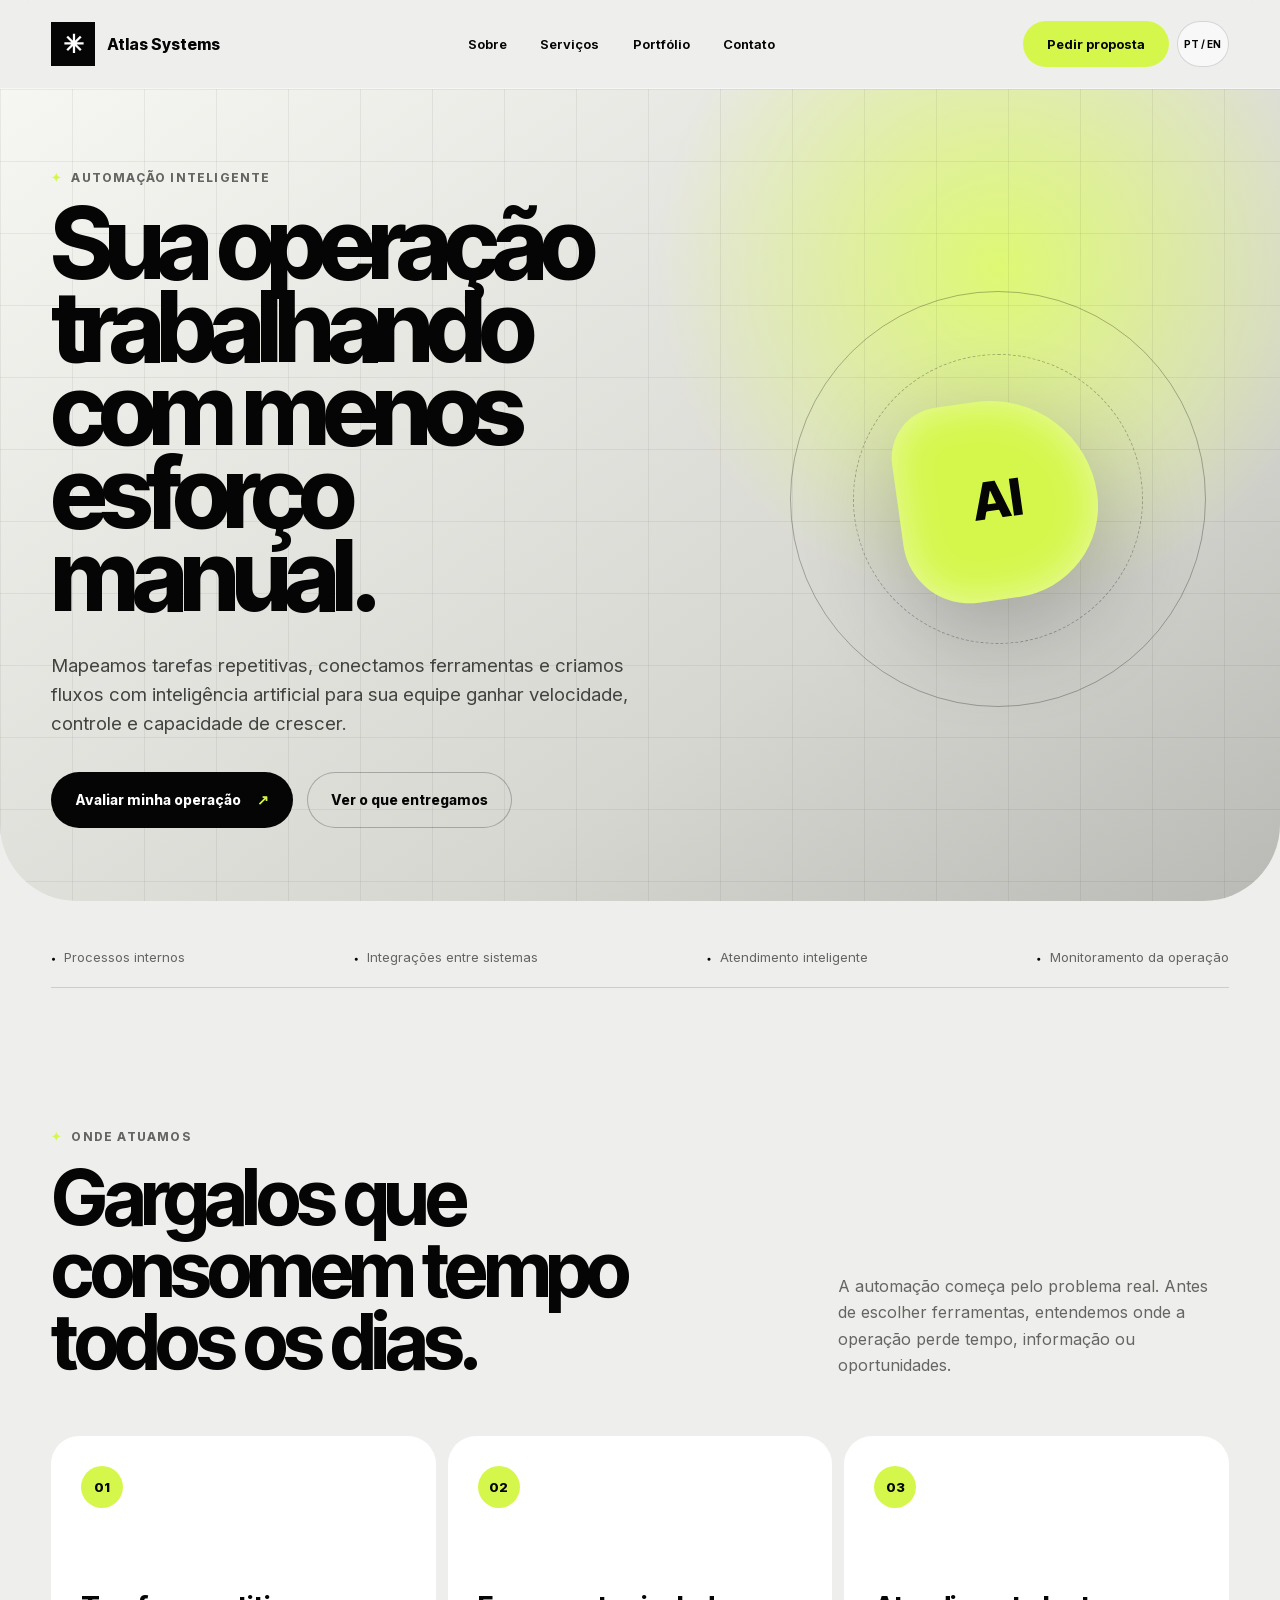
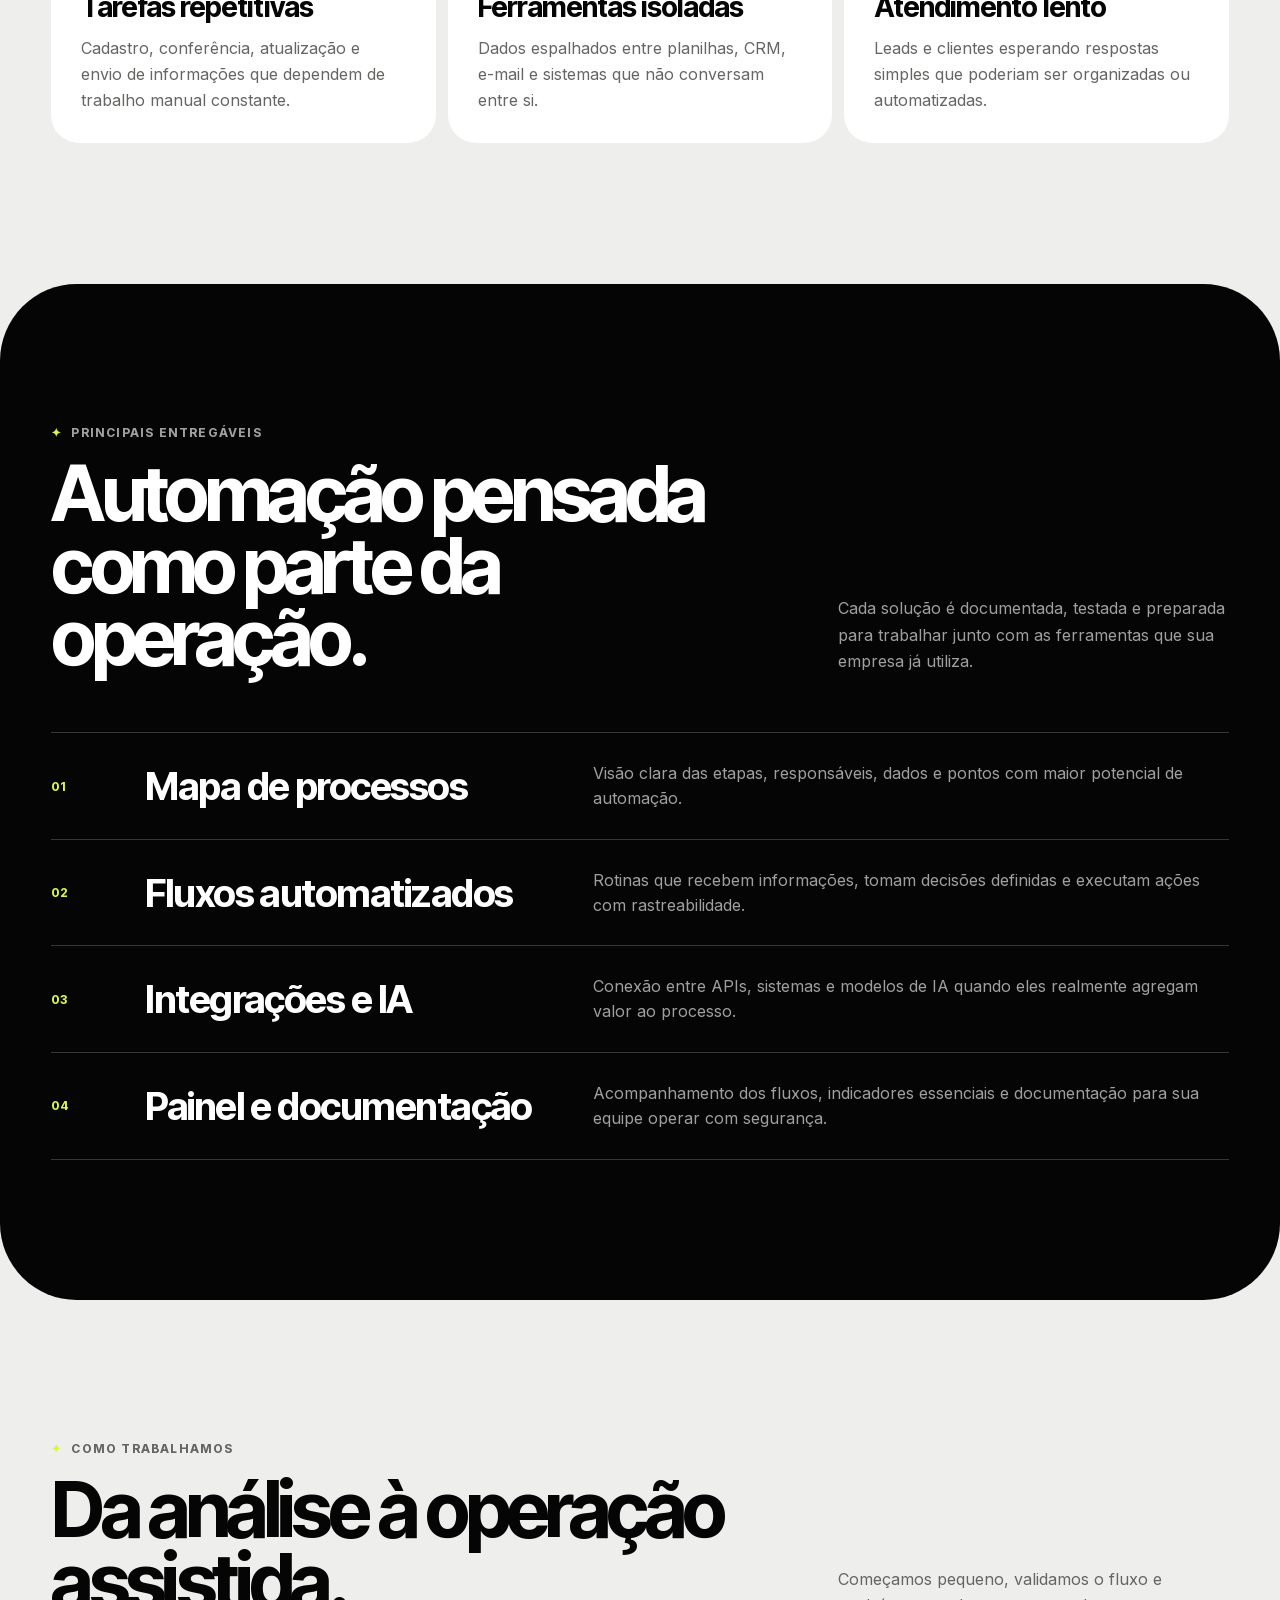
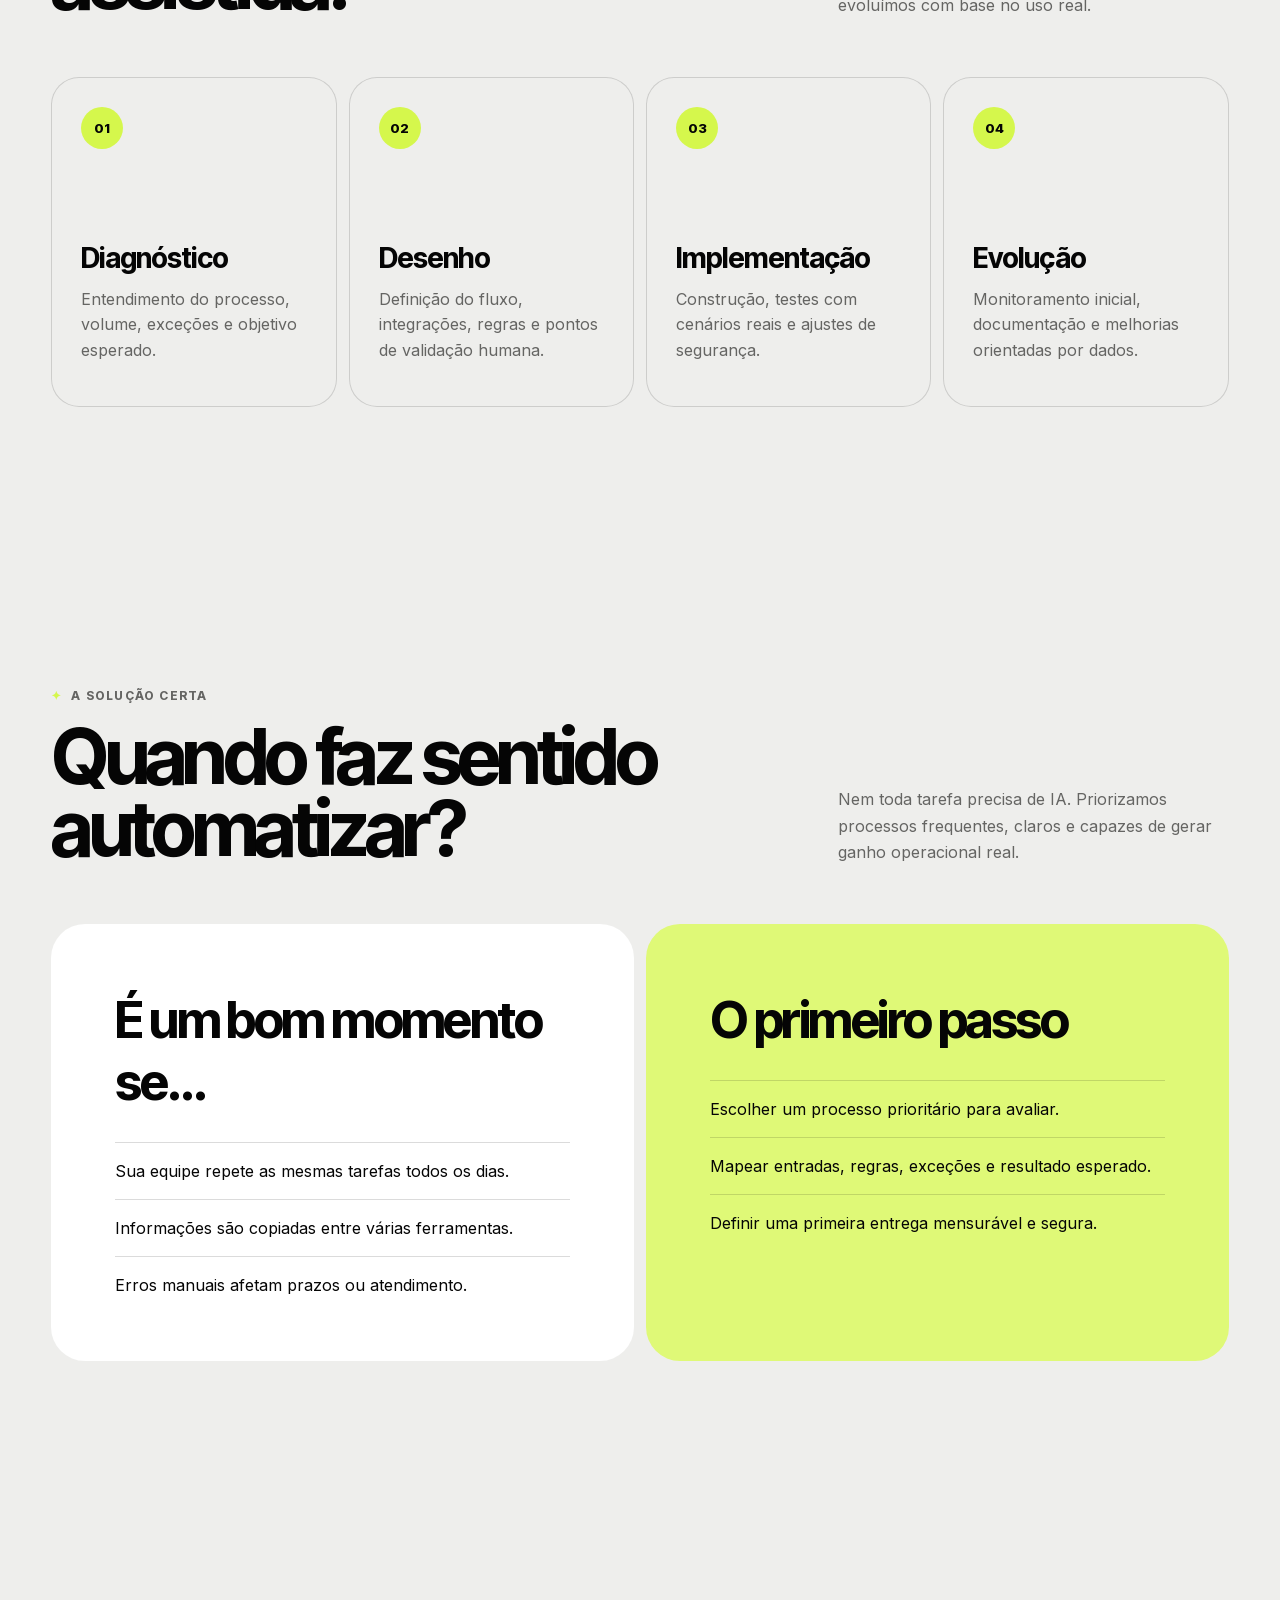
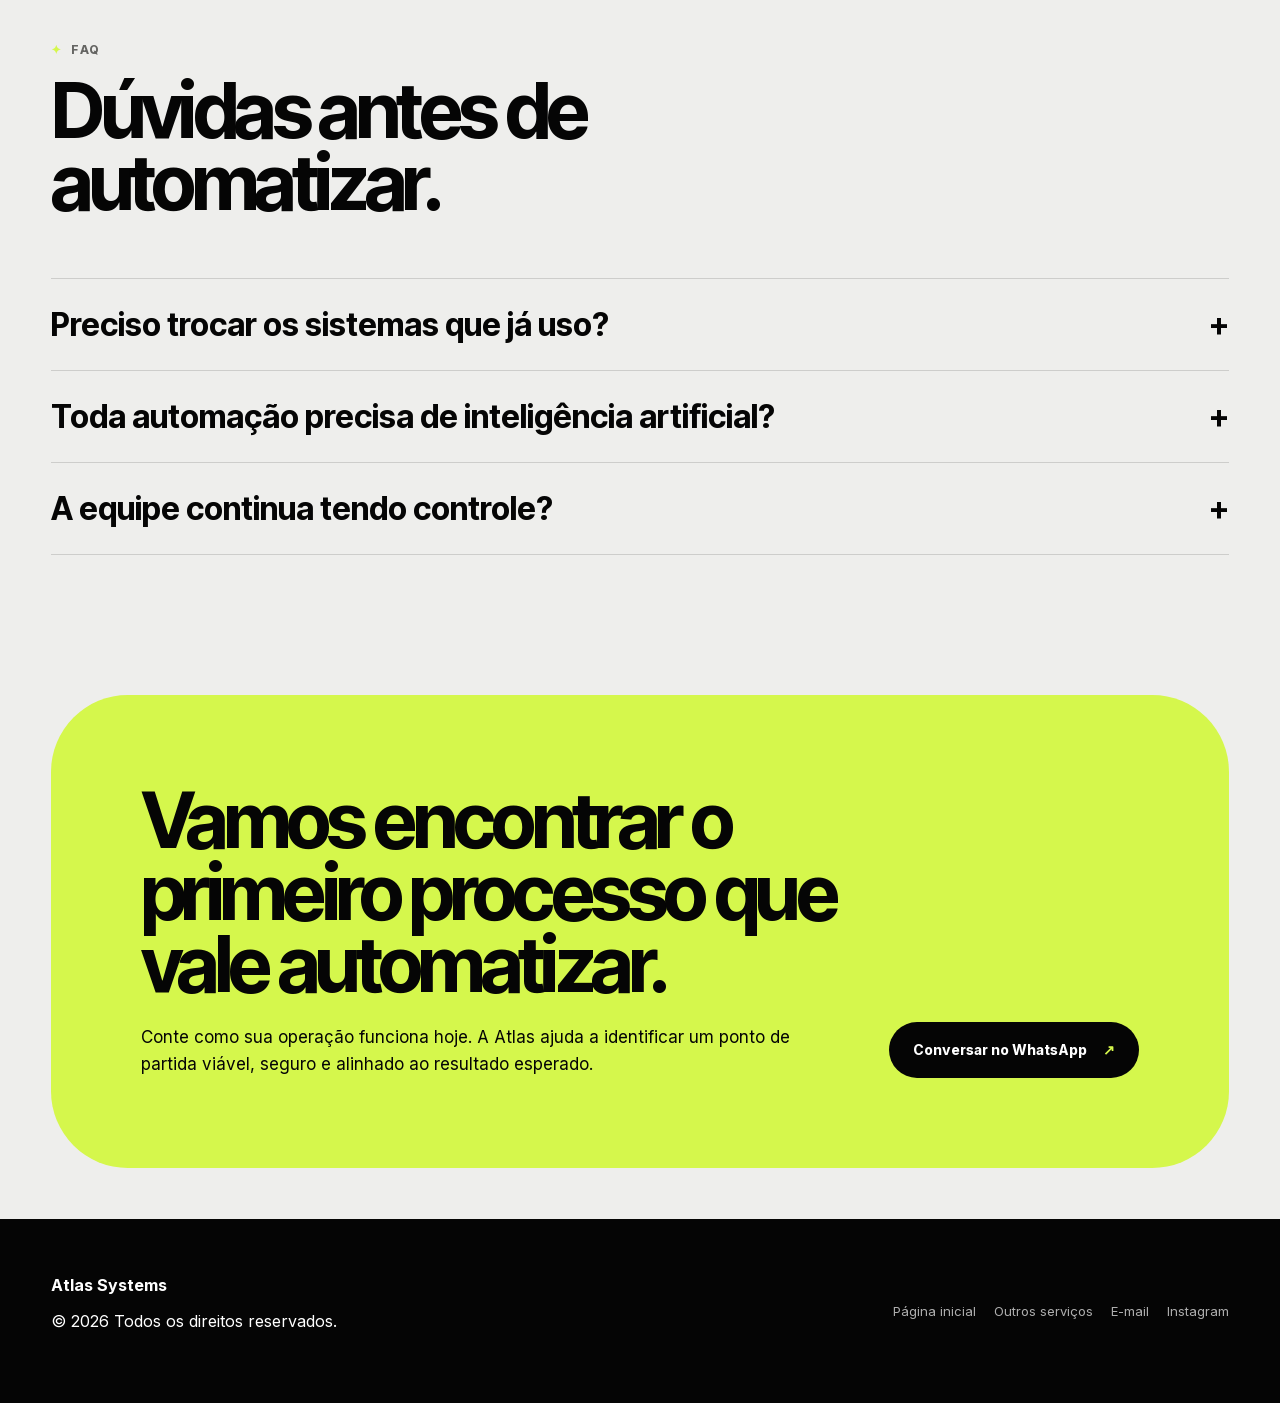
<file: automacao-com-ia/index.html>
<!doctype html>
<html lang="pt-BR" data-language="pt" style="--service-accent:#d5f74c">
  <head>
    <meta charset="utf-8">
    <meta name="viewport" content="width=device-width, initial-scale=1">
    <link rel="canonical" href="https://atlassystems.digital/automacao-com-ia/">
    <meta name="description" content="Automação com inteligência artificial para reduzir tarefas manuais, integrar sistemas e tornar a operação da sua empresa mais eficiente." data-meta-pt="Automação com inteligência artificial para reduzir tarefas manuais, integrar sistemas e tornar a operação da sua empresa mais eficiente." data-meta-en="AI automation to reduce manual work, integrate systems, and make your company operations more efficient.">
    <meta name="robots" content="index, follow, max-image-preview:large, max-snippet:-1">
    <meta property="og:type" content="website">
    <meta property="og:locale" content="pt_BR">
    <meta property="og:url" content="https://atlassystems.digital/automacao-com-ia/">
    <meta property="og:title" content="Automação com Inteligência Artificial | Atlas Systems" data-meta-pt="Automação com Inteligência Artificial | Atlas Systems" data-meta-en="Artificial Intelligence Automation | Atlas Systems">
    <meta property="og:description" content="Processos inteligentes, integrações e fluxos automatizados construídos para a realidade da sua empresa." data-meta-pt="Processos inteligentes, integrações e fluxos automatizados construídos para a realidade da sua empresa." data-meta-en="Smart processes, integrations, and automated workflows built for your company's reality.">
    <meta name="twitter:card" content="summary">
    <title data-meta-pt="Automação com Inteligência Artificial | Atlas Systems" data-meta-en="Artificial Intelligence Automation | Atlas Systems">Automação com Inteligência Artificial | Atlas Systems</title>
    <link rel="icon" href="/assets/brand/atlas-favicon-96.png" type="image/png" sizes="96x96">
    <link rel="stylesheet" href="/service-pages.css?v=2">
    <script type="application/ld+json">
      {"@context":"https://schema.org","@type":"Service","name":"Automação com Inteligência Artificial","serviceType":"Automação de processos com inteligência artificial","url":"https://atlassystems.digital/automacao-com-ia/","areaServed":{"@type":"Country","name":"Brasil"},"provider":{"@type":"Organization","@id":"https://atlassystems.digital/#organization","name":"Atlas Systems","url":"https://atlassystems.digital/"}}
    </script>
    <script src="/service-pages.js?v=1" defer></script>
  </head>
  <body>
    <a class="skip-link" href="#conteudo" data-pt="Pular para o conteúdo" data-en="Skip to content">Pular para o conteúdo</a>
    <header class="service-header">
      <div class="service-header-inner">
        <a class="service-brand" href="/" aria-label="Atlas Systems — início"><span class="service-brand-mark" aria-hidden="true">✳</span><span>Atlas Systems</span></a>
        <nav class="service-nav" aria-label="Navegação principal">
          <a href="/#sobre" data-pt="Sobre" data-en="About">Sobre</a>
          <a href="/#servicos" data-pt="Serviços" data-en="Services">Serviços</a>
          <a href="/#projetos" data-pt="Portfólio" data-en="Portfolio">Portfólio</a>
          <a href="/#contato" data-pt="Contato" data-en="Contact">Contato</a>
        </nav>
        <div class="service-header-actions">
          <a class="service-proposal" href="#conversar" data-pt="Pedir proposta" data-en="Request proposal">Pedir proposta</a>
          <button class="service-language" type="button" data-language-toggle>PT / EN</button>
          <button class="service-menu" type="button" data-menu-toggle aria-expanded="false" aria-label="Abrir menu">☰</button>
        </div>
      </div>
    </header>

    <main id="conteudo">
      <section class="service-hero">
        <div class="service-hero-inner">
          <div>
            <p class="service-kicker" data-pt="Automação inteligente" data-en="Intelligent automation">Automação inteligente</p>
            <h1 class="service-title" data-pt="Sua operação trabalhando com menos esforço manual." data-en="Your operation working with less manual effort.">Sua operação trabalhando com menos esforço manual.</h1>
            <p class="service-lead" data-pt="Mapeamos tarefas repetitivas, conectamos ferramentas e criamos fluxos com inteligência artificial para sua equipe ganhar velocidade, controle e capacidade de crescer." data-en="We map repetitive tasks, connect tools, and build AI-powered workflows so your team gains speed, control, and room to grow.">Mapeamos tarefas repetitivas, conectamos ferramentas e criamos fluxos com inteligência artificial para sua equipe ganhar velocidade, controle e capacidade de crescer.</p>
            <div class="service-hero-actions">
              <a class="button-primary" href="https://wa.me/5511930534679?text=Ol%C3%A1%21%20Quero%20entender%20como%20a%20Atlas%20pode%20automatizar%20minha%20opera%C3%A7%C3%A3o." target="_blank" rel="noopener noreferrer"><span data-pt="Avaliar minha operação" data-en="Assess my operation">Avaliar minha operação</span><span aria-hidden="true">↗</span></a>
              <a class="button-secondary" href="#entregas" data-pt="Ver o que entregamos" data-en="See what we deliver">Ver o que entregamos</a>
            </div>
          </div>
          <div class="service-visual" aria-hidden="true"><div class="service-orbit"></div><div class="service-symbol">AI</div></div>
        </div>
      </section>

      <div class="service-proof"><ul class="service-proof-list"><li data-pt="Processos internos" data-en="Internal processes">Processos internos</li><li data-pt="Integrações entre sistemas" data-en="System integrations">Integrações entre sistemas</li><li data-pt="Atendimento inteligente" data-en="Intelligent service">Atendimento inteligente</li><li data-pt="Monitoramento da operação" data-en="Operations monitoring">Monitoramento da operação</li></ul></div>

      <section class="service-section reveal" aria-labelledby="automation-problems">
        <div class="section-heading"><div><p class="section-kicker" data-pt="Onde atuamos" data-en="Where we work">Onde atuamos</p><h2 id="automation-problems" data-pt="Gargalos que consomem tempo todos os dias." data-en="Bottlenecks that consume time every day.">Gargalos que consomem tempo todos os dias.</h2></div><p data-pt="A automação começa pelo problema real. Antes de escolher ferramentas, entendemos onde a operação perde tempo, informação ou oportunidades." data-en="Automation starts with the real problem. Before choosing tools, we identify where operations lose time, information, or opportunities.">A automação começa pelo problema real. Antes de escolher ferramentas, entendemos onde a operação perde tempo, informação ou oportunidades.</p></div>
        <div class="problem-grid">
          <article class="problem-card"><span>01</span><h3 data-pt="Tarefas repetitivas" data-en="Repetitive tasks">Tarefas repetitivas</h3><p data-pt="Cadastro, conferência, atualização e envio de informações que dependem de trabalho manual constante." data-en="Data entry, checking, updating, and sending information that depends on constant manual work.">Cadastro, conferência, atualização e envio de informações que dependem de trabalho manual constante.</p></article>
          <article class="problem-card"><span>02</span><h3 data-pt="Ferramentas isoladas" data-en="Disconnected tools">Ferramentas isoladas</h3><p data-pt="Dados espalhados entre planilhas, CRM, e-mail e sistemas que não conversam entre si." data-en="Data scattered across spreadsheets, CRM, email, and systems that do not communicate.">Dados espalhados entre planilhas, CRM, e-mail e sistemas que não conversam entre si.</p></article>
          <article class="problem-card"><span>03</span><h3 data-pt="Atendimento lento" data-en="Slow service">Atendimento lento</h3><p data-pt="Leads e clientes esperando respostas simples que poderiam ser organizadas ou automatizadas." data-en="Leads and customers waiting for simple answers that could be organized or automated.">Leads e clientes esperando respostas simples que poderiam ser organizadas ou automatizadas.</p></article>
        </div>
      </section>

      <section class="deliverables-section" id="entregas" aria-labelledby="automation-deliverables">
        <div class="deliverables-inner reveal">
          <div class="section-heading"><div><p class="section-kicker" data-pt="Principais entregáveis" data-en="Core deliverables">Principais entregáveis</p><h2 id="automation-deliverables" data-pt="Automação pensada como parte da operação." data-en="Automation designed as part of the operation.">Automação pensada como parte da operação.</h2></div><p data-pt="Cada solução é documentada, testada e preparada para trabalhar junto com as ferramentas que sua empresa já utiliza." data-en="Every solution is documented, tested, and prepared to work with the tools your company already uses.">Cada solução é documentada, testada e preparada para trabalhar junto com as ferramentas que sua empresa já utiliza.</p></div>
          <ol class="deliverable-list">
            <li><span class="deliverable-number">01</span><h3 data-pt="Mapa de processos" data-en="Process map">Mapa de processos</h3><p data-pt="Visão clara das etapas, responsáveis, dados e pontos com maior potencial de automação." data-en="A clear view of steps, owners, data, and the points with the greatest automation potential.">Visão clara das etapas, responsáveis, dados e pontos com maior potencial de automação.</p></li>
            <li><span class="deliverable-number">02</span><h3 data-pt="Fluxos automatizados" data-en="Automated workflows">Fluxos automatizados</h3><p data-pt="Rotinas que recebem informações, tomam decisões definidas e executam ações com rastreabilidade." data-en="Routines that receive information, follow defined decisions, and execute actions with traceability.">Rotinas que recebem informações, tomam decisões definidas e executam ações com rastreabilidade.</p></li>
            <li><span class="deliverable-number">03</span><h3 data-pt="Integrações e IA" data-en="Integrations and AI">Integrações e IA</h3><p data-pt="Conexão entre APIs, sistemas e modelos de IA quando eles realmente agregam valor ao processo." data-en="Connections between APIs, systems, and AI models when they genuinely add value to the process.">Conexão entre APIs, sistemas e modelos de IA quando eles realmente agregam valor ao processo.</p></li>
            <li><span class="deliverable-number">04</span><h3 data-pt="Painel e documentação" data-en="Dashboard and documentation">Painel e documentação</h3><p data-pt="Acompanhamento dos fluxos, indicadores essenciais e documentação para sua equipe operar com segurança." data-en="Workflow monitoring, essential indicators, and documentation so your team can operate safely.">Acompanhamento dos fluxos, indicadores essenciais e documentação para sua equipe operar com segurança.</p></li>
          </ol>
        </div>
      </section>

      <section class="service-section reveal" aria-labelledby="automation-process">
        <div class="section-heading"><div><p class="section-kicker" data-pt="Como trabalhamos" data-en="How we work">Como trabalhamos</p><h2 id="automation-process" data-pt="Da análise à operação assistida." data-en="From analysis to assisted operations.">Da análise à operação assistida.</h2></div><p data-pt="Começamos pequeno, validamos o fluxo e evoluímos com base no uso real." data-en="We start small, validate the workflow, and evolve based on real use.">Começamos pequeno, validamos o fluxo e evoluímos com base no uso real.</p></div>
        <div class="process-grid">
          <article class="process-card"><span>01</span><h3 data-pt="Diagnóstico" data-en="Assessment">Diagnóstico</h3><p data-pt="Entendimento do processo, volume, exceções e objetivo esperado." data-en="Understanding the process, volume, exceptions, and expected outcome.">Entendimento do processo, volume, exceções e objetivo esperado.</p></article>
          <article class="process-card"><span>02</span><h3 data-pt="Desenho" data-en="Design">Desenho</h3><p data-pt="Definição do fluxo, integrações, regras e pontos de validação humana." data-en="Definition of the workflow, integrations, rules, and human validation points.">Definição do fluxo, integrações, regras e pontos de validação humana.</p></article>
          <article class="process-card"><span>03</span><h3 data-pt="Implementação" data-en="Implementation">Implementação</h3><p data-pt="Construção, testes com cenários reais e ajustes de segurança." data-en="Build, testing with real scenarios, and security adjustments.">Construção, testes com cenários reais e ajustes de segurança.</p></article>
          <article class="process-card"><span>04</span><h3 data-pt="Evolução" data-en="Evolution">Evolução</h3><p data-pt="Monitoramento inicial, documentação e melhorias orientadas por dados." data-en="Initial monitoring, documentation, and data-led improvements.">Monitoramento inicial, documentação e melhorias orientadas por dados.</p></article>
        </div>
      </section>

      <section class="service-section reveal" aria-labelledby="automation-fit">
        <div class="section-heading"><div><p class="section-kicker" data-pt="A solução certa" data-en="The right solution">A solução certa</p><h2 id="automation-fit" data-pt="Quando faz sentido automatizar?" data-en="When does automation make sense?">Quando faz sentido automatizar?</h2></div><p data-pt="Nem toda tarefa precisa de IA. Priorizamos processos frequentes, claros e capazes de gerar ganho operacional real." data-en="Not every task needs AI. We prioritize frequent, clear processes capable of generating real operational gains.">Nem toda tarefa precisa de IA. Priorizamos processos frequentes, claros e capazes de gerar ganho operacional real.</p></div>
        <div class="fit-panel"><div class="fit-column"><h3 data-pt="É um bom momento se…" data-en="It is a good time if…">É um bom momento se…</h3><ul><li data-pt="Sua equipe repete as mesmas tarefas todos os dias." data-en="Your team repeats the same tasks every day.">Sua equipe repete as mesmas tarefas todos os dias.</li><li data-pt="Informações são copiadas entre várias ferramentas." data-en="Information is copied between multiple tools.">Informações são copiadas entre várias ferramentas.</li><li data-pt="Erros manuais afetam prazos ou atendimento." data-en="Manual errors affect deadlines or service.">Erros manuais afetam prazos ou atendimento.</li></ul></div><div class="fit-column"><h3 data-pt="O primeiro passo" data-en="The first step">O primeiro passo</h3><ul><li data-pt="Escolher um processo prioritário para avaliar." data-en="Choose one priority process to assess.">Escolher um processo prioritário para avaliar.</li><li data-pt="Mapear entradas, regras, exceções e resultado esperado." data-en="Map inputs, rules, exceptions, and expected outcomes.">Mapear entradas, regras, exceções e resultado esperado.</li><li data-pt="Definir uma primeira entrega mensurável e segura." data-en="Define a first measurable and safe delivery.">Definir uma primeira entrega mensurável e segura.</li></ul></div></div>
      </section>

      <section class="service-section reveal" aria-labelledby="automation-faq">
        <div class="section-heading"><div><p class="section-kicker">FAQ</p><h2 id="automation-faq" data-pt="Dúvidas antes de automatizar." data-en="Questions before automating.">Dúvidas antes de automatizar.</h2></div></div>
        <div class="faq-list">
          <details><summary data-pt="Preciso trocar os sistemas que já uso?" data-en="Do I need to replace the systems I already use?">Preciso trocar os sistemas que já uso?</summary><p data-pt="Nem sempre. Primeiro avaliamos integrações disponíveis e buscamos aproveitar sua estrutura atual antes de recomendar mudanças." data-en="Not always. We first assess available integrations and aim to use your current structure before recommending changes.">Nem sempre. Primeiro avaliamos integrações disponíveis e buscamos aproveitar sua estrutura atual antes de recomendar mudanças.</p></details>
          <details><summary data-pt="Toda automação precisa de inteligência artificial?" data-en="Does every automation require artificial intelligence?">Toda automação precisa de inteligência artificial?</summary><p data-pt="Não. Regras tradicionais são mais adequadas para muitos processos. Utilizamos IA quando ela melhora classificação, análise, linguagem ou tomada de decisão assistida." data-en="No. Traditional rules are more appropriate for many processes. We use AI when it improves classification, analysis, language, or assisted decision-making.">Não. Regras tradicionais são mais adequadas para muitos processos. Utilizamos IA quando ela melhora classificação, análise, linguagem ou tomada de decisão assistida.</p></details>
          <details><summary data-pt="A equipe continua tendo controle?" data-en="Does the team remain in control?">A equipe continua tendo controle?</summary><p data-pt="Sim. Definimos registros, alertas, aprovações e transbordo humano de acordo com o risco e a importância de cada etapa." data-en="Yes. We define logs, alerts, approvals, and human handoff according to the risk and importance of each step.">Sim. Definimos registros, alertas, aprovações e transbordo humano de acordo com o risco e a importância de cada etapa.</p></details>
        </div>
      </section>

      <section class="cta-wrap" id="conversar"><div class="cta-panel"><div><h2 data-pt="Vamos encontrar o primeiro processo que vale automatizar." data-en="Let's find the first process worth automating.">Vamos encontrar o primeiro processo que vale automatizar.</h2><p data-pt="Conte como sua operação funciona hoje. A Atlas ajuda a identificar um ponto de partida viável, seguro e alinhado ao resultado esperado." data-en="Tell us how your operation works today. Atlas helps identify a viable, safe starting point aligned with the expected outcome.">Conte como sua operação funciona hoje. A Atlas ajuda a identificar um ponto de partida viável, seguro e alinhado ao resultado esperado.</p></div><a class="button-primary" href="https://wa.me/5511930534679?text=Ol%C3%A1%21%20Quero%20avaliar%20uma%20automa%C3%A7%C3%A3o%20com%20a%20Atlas%20Systems." target="_blank" rel="noopener noreferrer"><span data-pt="Conversar no WhatsApp" data-en="Chat on WhatsApp">Conversar no WhatsApp</span><span aria-hidden="true">↗</span></a></div></section>
    </main>

    <footer class="service-footer"><div class="service-footer-inner"><div><strong>Atlas Systems</strong><p>© <span data-current-year>2026</span> <span data-pt="Todos os direitos reservados." data-en="All rights reserved.">Todos os direitos reservados.</span></p></div><div class="service-footer-links"><a href="/" data-pt="Página inicial" data-en="Home">Página inicial</a><a href="/#servicos" data-pt="Outros serviços" data-en="Other services">Outros serviços</a><a href="mailto:atlassystems.contact@gmail.com">E-mail</a><a href="https://www.instagram.com/atlassystems.digital/" target="_blank" rel="noopener noreferrer">Instagram</a></div></div></footer>
  </body>
</html>
</file>
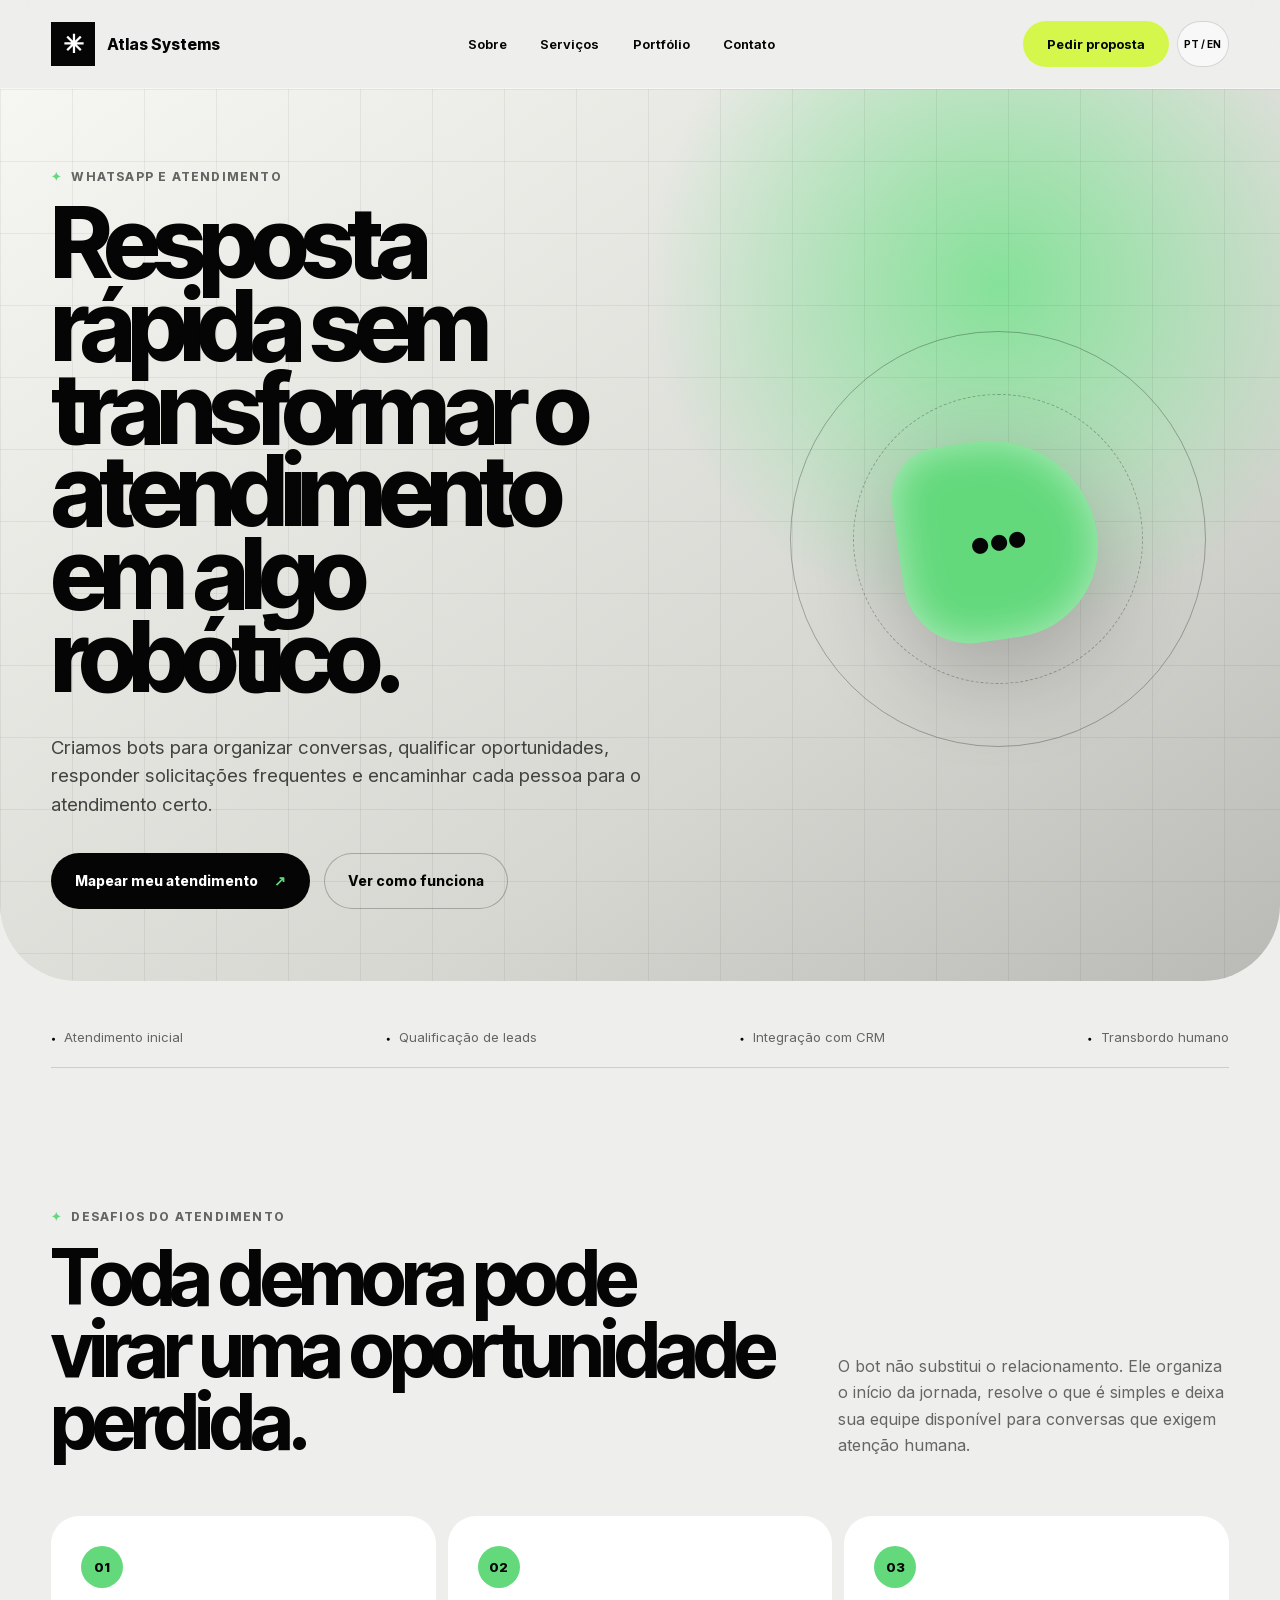
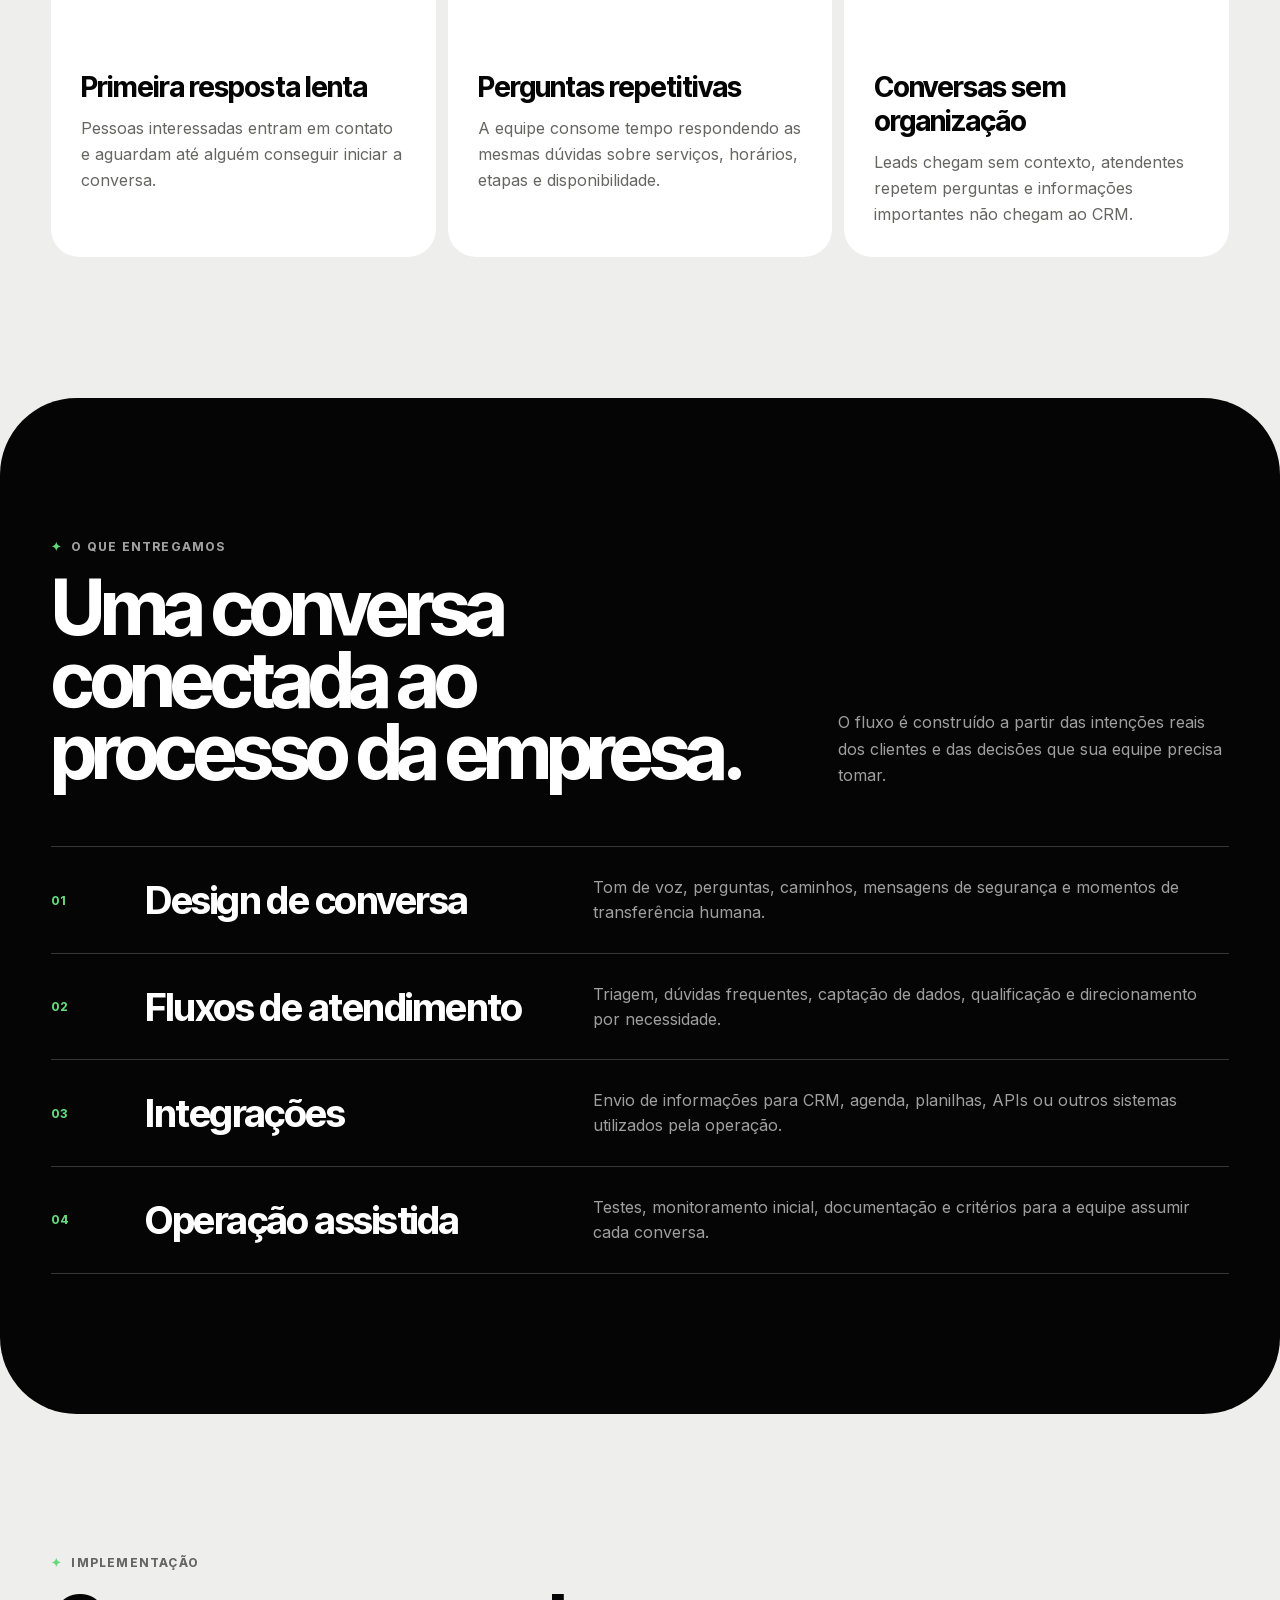
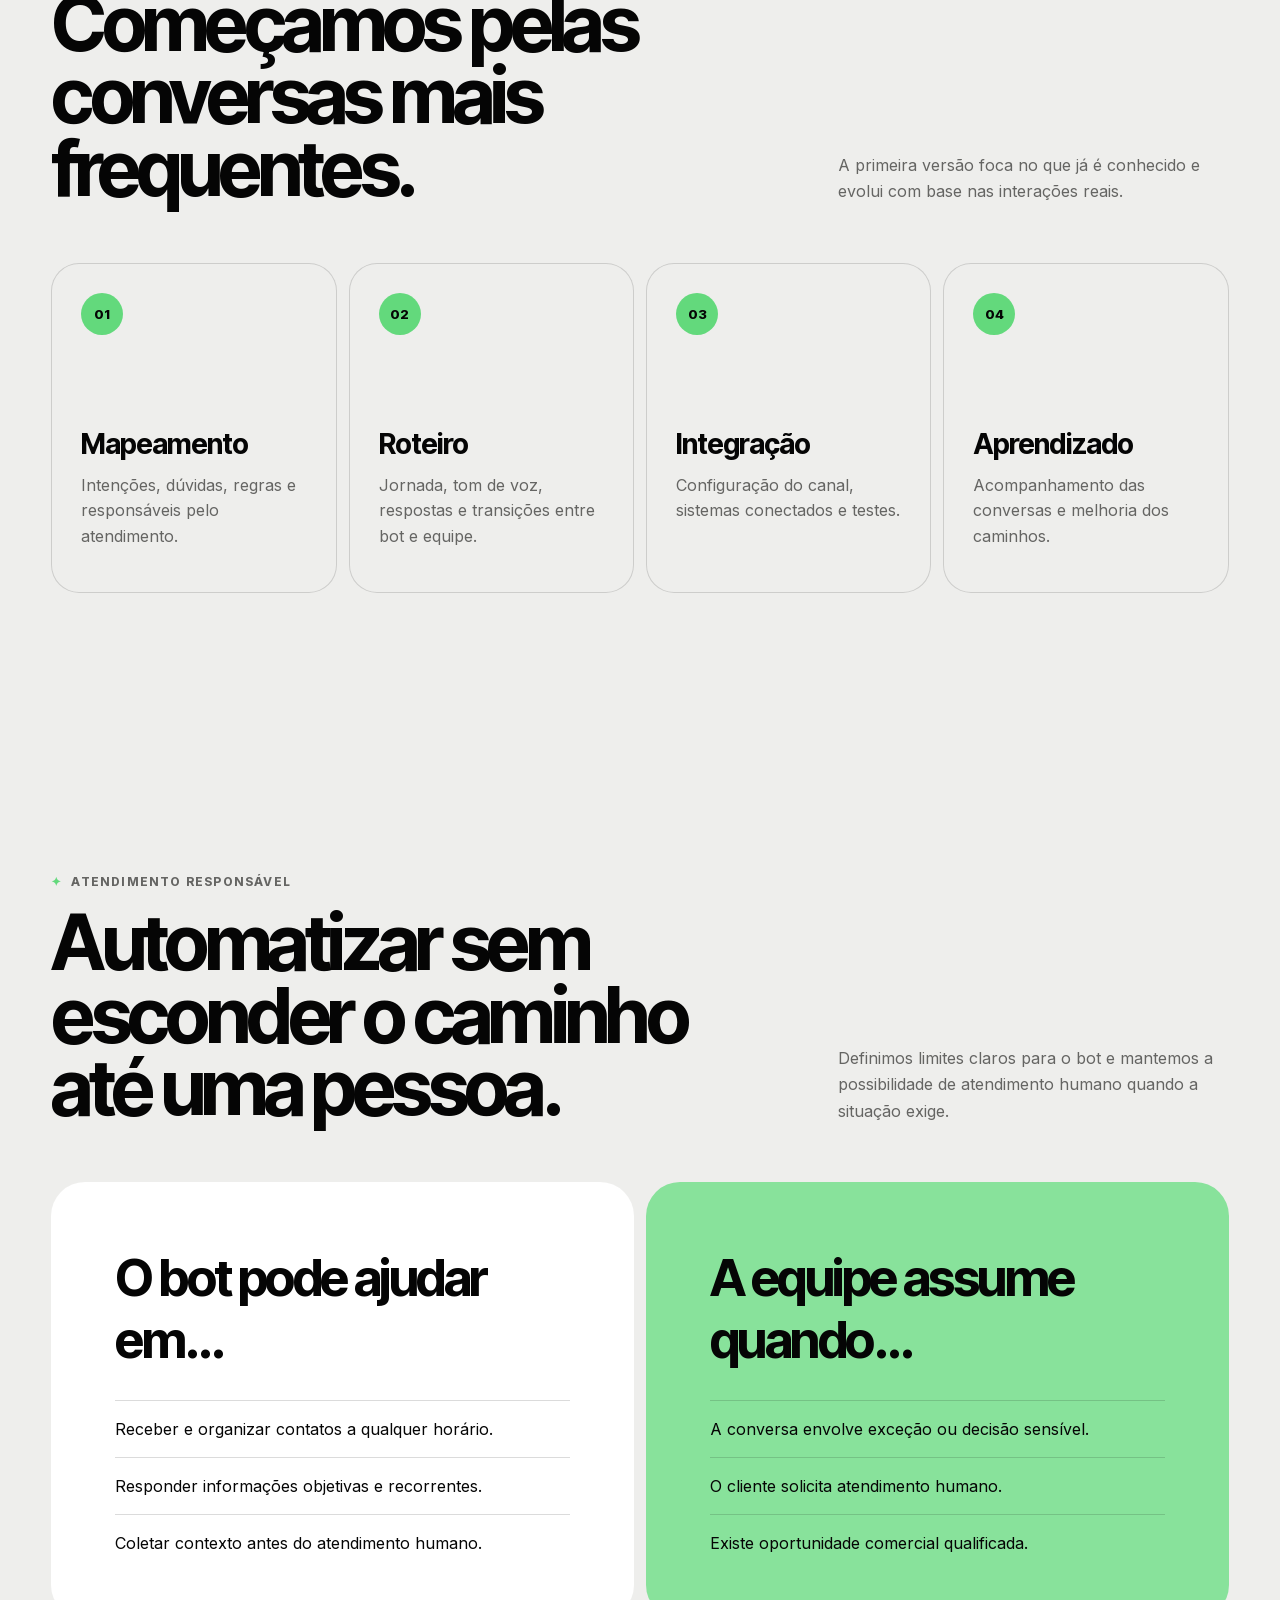
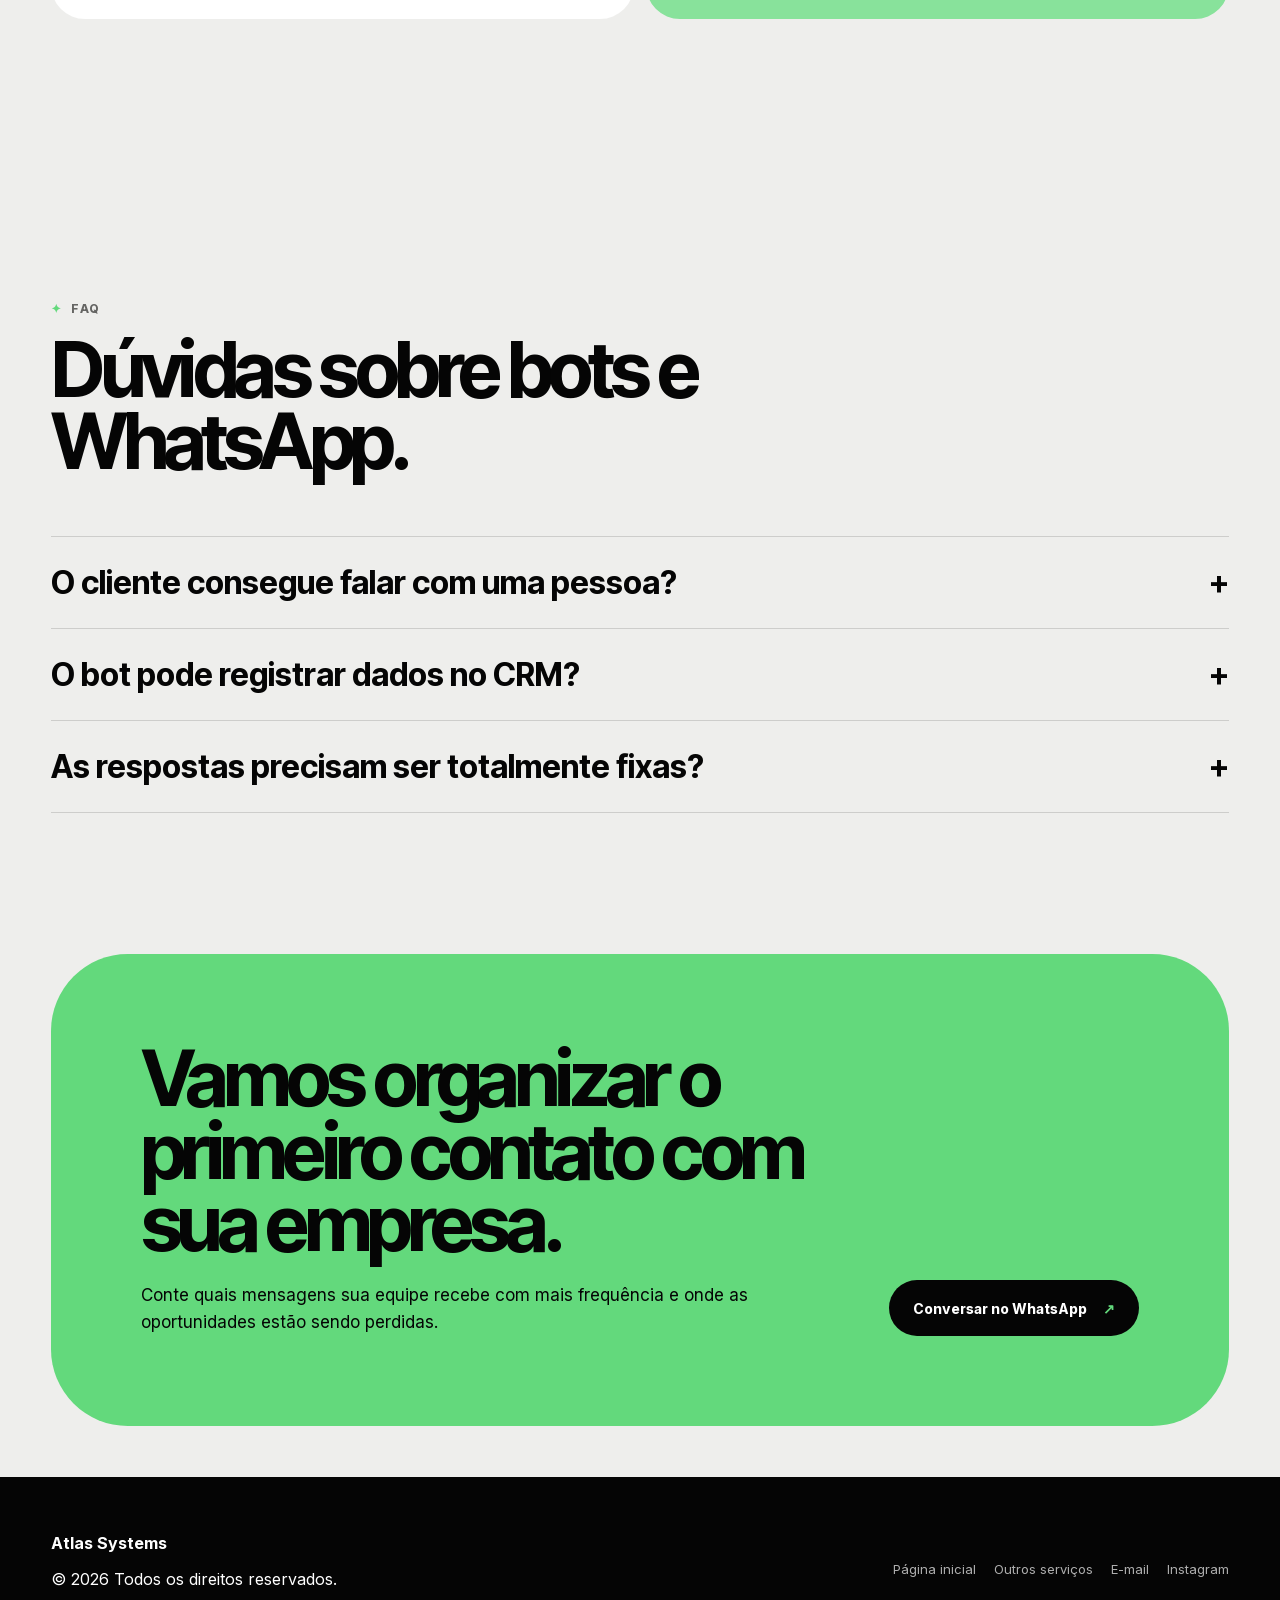
<file: bots-para-whatsapp/index.html>
<!doctype html>
<html lang="pt-BR" data-language="pt" style="--service-accent:#63d97c">
  <head>
    <meta charset="utf-8">
    <meta name="viewport" content="width=device-width, initial-scale=1">
    <link rel="canonical" href="https://atlassystems.digital/bots-para-whatsapp/">
    <meta name="description" content="Bots inteligentes para WhatsApp, atendimento e vendas com fluxos personalizados, integrações e transbordo para sua equipe." data-meta-pt="Bots inteligentes para WhatsApp, atendimento e vendas com fluxos personalizados, integrações e transbordo para sua equipe." data-meta-en="Intelligent WhatsApp bots for service and sales, with custom workflows, integrations, and human handoff.">
    <meta name="robots" content="index, follow, max-image-preview:large, max-snippet:-1">
    <meta property="og:type" content="website"><meta property="og:locale" content="pt_BR"><meta property="og:url" content="https://atlassystems.digital/bots-para-whatsapp/">
    <meta property="og:title" content="Bots Inteligentes para WhatsApp | Atlas Systems" data-meta-pt="Bots Inteligentes para WhatsApp | Atlas Systems" data-meta-en="Intelligent WhatsApp Bots | Atlas Systems">
    <meta property="og:description" content="Atendimento organizado, respostas imediatas e integração com sua operação sem perder o controle humano." data-meta-pt="Atendimento organizado, respostas imediatas e integração com sua operação sem perder o controle humano." data-meta-en="Organized service, immediate responses, and integration with your operation without losing human control.">
    <meta name="twitter:card" content="summary"><title data-meta-pt="Bots Inteligentes para WhatsApp | Atlas Systems" data-meta-en="Intelligent WhatsApp Bots | Atlas Systems">Bots Inteligentes para WhatsApp | Atlas Systems</title>
    <link rel="icon" href="/assets/brand/atlas-favicon-96.png" type="image/png" sizes="96x96"><link rel="stylesheet" href="/service-pages.css?v=2">
    <script type="application/ld+json">{"@context":"https://schema.org","@type":"Service","name":"Bots Inteligentes para WhatsApp","serviceType":"Automação de atendimento e vendas no WhatsApp","url":"https://atlassystems.digital/bots-para-whatsapp/","areaServed":{"@type":"Country","name":"Brasil"},"provider":{"@type":"Organization","@id":"https://atlassystems.digital/#organization","name":"Atlas Systems","url":"https://atlassystems.digital/"}}</script>
    <script src="/service-pages.js?v=1" defer></script>
  </head>
  <body>
    <a class="skip-link" href="#conteudo" data-pt="Pular para o conteúdo" data-en="Skip to content">Pular para o conteúdo</a>
    <header class="service-header"><div class="service-header-inner"><a class="service-brand" href="/" aria-label="Atlas Systems — início"><span class="service-brand-mark" aria-hidden="true">✳</span><span>Atlas Systems</span></a><nav class="service-nav" aria-label="Navegação principal"><a href="/#sobre" data-pt="Sobre" data-en="About">Sobre</a><a href="/#servicos" data-pt="Serviços" data-en="Services">Serviços</a><a href="/#projetos" data-pt="Portfólio" data-en="Portfolio">Portfólio</a><a href="/#contato" data-pt="Contato" data-en="Contact">Contato</a></nav><div class="service-header-actions"><a class="service-proposal" href="#conversar" data-pt="Pedir proposta" data-en="Request proposal">Pedir proposta</a><button class="service-language" type="button" data-language-toggle>PT / EN</button><button class="service-menu" type="button" data-menu-toggle aria-expanded="false" aria-label="Abrir menu">☰</button></div></div></header>

    <main id="conteudo">
      <section class="service-hero"><div class="service-hero-inner"><div><p class="service-kicker" data-pt="WhatsApp e atendimento" data-en="WhatsApp and customer service">WhatsApp e atendimento</p><h1 class="service-title" data-pt="Resposta rápida sem transformar o atendimento em algo robótico." data-en="Fast responses without making service feel robotic.">Resposta rápida sem transformar o atendimento em algo robótico.</h1><p class="service-lead" data-pt="Criamos bots para organizar conversas, qualificar oportunidades, responder solicitações frequentes e encaminhar cada pessoa para o atendimento certo." data-en="We build bots to organize conversations, qualify opportunities, answer frequent requests, and direct each person to the right service path.">Criamos bots para organizar conversas, qualificar oportunidades, responder solicitações frequentes e encaminhar cada pessoa para o atendimento certo.</p><div class="service-hero-actions"><a class="button-primary" href="https://wa.me/5511930534679?text=Ol%C3%A1%21%20Quero%20entender%20como%20um%20bot%20pode%20melhorar%20meu%20atendimento." target="_blank" rel="noopener noreferrer"><span data-pt="Mapear meu atendimento" data-en="Map my service flow">Mapear meu atendimento</span><span aria-hidden="true">↗</span></a><a class="button-secondary" href="#entregas" data-pt="Ver como funciona" data-en="See how it works">Ver como funciona</a></div></div><div class="service-visual" aria-hidden="true"><div class="service-orbit"></div><div class="service-symbol">•••</div></div></div></section>

      <div class="service-proof"><ul class="service-proof-list"><li data-pt="Atendimento inicial" data-en="Initial service">Atendimento inicial</li><li data-pt="Qualificação de leads" data-en="Lead qualification">Qualificação de leads</li><li data-pt="Integração com CRM" data-en="CRM integration">Integração com CRM</li><li data-pt="Transbordo humano" data-en="Human handoff">Transbordo humano</li></ul></div>

      <section class="service-section reveal" aria-labelledby="bots-problems"><div class="section-heading"><div><p class="section-kicker" data-pt="Desafios do atendimento" data-en="Service challenges">Desafios do atendimento</p><h2 id="bots-problems" data-pt="Toda demora pode virar uma oportunidade perdida." data-en="Every delay can become a lost opportunity.">Toda demora pode virar uma oportunidade perdida.</h2></div><p data-pt="O bot não substitui o relacionamento. Ele organiza o início da jornada, resolve o que é simples e deixa sua equipe disponível para conversas que exigem atenção humana." data-en="The bot does not replace relationships. It organizes the start of the journey, solves simple requests, and leaves your team available for conversations that need human attention.">O bot não substitui o relacionamento. Ele organiza o início da jornada, resolve o que é simples e deixa sua equipe disponível para conversas que exigem atenção humana.</p></div><div class="problem-grid"><article class="problem-card"><span>01</span><h3 data-pt="Primeira resposta lenta" data-en="Slow first response">Primeira resposta lenta</h3><p data-pt="Pessoas interessadas entram em contato e aguardam até alguém conseguir iniciar a conversa." data-en="Interested people get in touch and wait until someone can start the conversation.">Pessoas interessadas entram em contato e aguardam até alguém conseguir iniciar a conversa.</p></article><article class="problem-card"><span>02</span><h3 data-pt="Perguntas repetitivas" data-en="Repetitive questions">Perguntas repetitivas</h3><p data-pt="A equipe consome tempo respondendo as mesmas dúvidas sobre serviços, horários, etapas e disponibilidade." data-en="The team spends time answering the same questions about services, hours, stages, and availability.">A equipe consome tempo respondendo as mesmas dúvidas sobre serviços, horários, etapas e disponibilidade.</p></article><article class="problem-card"><span>03</span><h3 data-pt="Conversas sem organização" data-en="Disorganized conversations">Conversas sem organização</h3><p data-pt="Leads chegam sem contexto, atendentes repetem perguntas e informações importantes não chegam ao CRM." data-en="Leads arrive without context, agents repeat questions, and important information does not reach the CRM.">Leads chegam sem contexto, atendentes repetem perguntas e informações importantes não chegam ao CRM.</p></article></div></section>

      <section class="deliverables-section" id="entregas" aria-labelledby="bots-deliverables"><div class="deliverables-inner reveal"><div class="section-heading"><div><p class="section-kicker" data-pt="O que entregamos" data-en="What we deliver">O que entregamos</p><h2 id="bots-deliverables" data-pt="Uma conversa conectada ao processo da empresa." data-en="A conversation connected to the company process.">Uma conversa conectada ao processo da empresa.</h2></div><p data-pt="O fluxo é construído a partir das intenções reais dos clientes e das decisões que sua equipe precisa tomar." data-en="The flow is built around real customer intents and the decisions your team needs to make.">O fluxo é construído a partir das intenções reais dos clientes e das decisões que sua equipe precisa tomar.</p></div><ol class="deliverable-list"><li><span class="deliverable-number">01</span><h3 data-pt="Design de conversa" data-en="Conversation design">Design de conversa</h3><p data-pt="Tom de voz, perguntas, caminhos, mensagens de segurança e momentos de transferência humana." data-en="Tone of voice, questions, paths, safety messages, and human transfer moments.">Tom de voz, perguntas, caminhos, mensagens de segurança e momentos de transferência humana.</p></li><li><span class="deliverable-number">02</span><h3 data-pt="Fluxos de atendimento" data-en="Service workflows">Fluxos de atendimento</h3><p data-pt="Triagem, dúvidas frequentes, captação de dados, qualificação e direcionamento por necessidade." data-en="Triage, frequently asked questions, data collection, qualification, and need-based routing.">Triagem, dúvidas frequentes, captação de dados, qualificação e direcionamento por necessidade.</p></li><li><span class="deliverable-number">03</span><h3 data-pt="Integrações" data-en="Integrations">Integrações</h3><p data-pt="Envio de informações para CRM, agenda, planilhas, APIs ou outros sistemas utilizados pela operação." data-en="Sending information to CRM, calendar, spreadsheets, APIs, or other systems used by operations.">Envio de informações para CRM, agenda, planilhas, APIs ou outros sistemas utilizados pela operação.</p></li><li><span class="deliverable-number">04</span><h3 data-pt="Operação assistida" data-en="Assisted operations">Operação assistida</h3><p data-pt="Testes, monitoramento inicial, documentação e critérios para a equipe assumir cada conversa." data-en="Testing, initial monitoring, documentation, and criteria for the team to take over each conversation.">Testes, monitoramento inicial, documentação e critérios para a equipe assumir cada conversa.</p></li></ol></div></section>

      <section class="service-section reveal" aria-labelledby="bots-process"><div class="section-heading"><div><p class="section-kicker" data-pt="Implementação" data-en="Implementation">Implementação</p><h2 id="bots-process" data-pt="Começamos pelas conversas mais frequentes." data-en="We start with the most frequent conversations.">Começamos pelas conversas mais frequentes.</h2></div><p data-pt="A primeira versão foca no que já é conhecido e evolui com base nas interações reais." data-en="The first version focuses on what is already known and evolves based on real interactions.">A primeira versão foca no que já é conhecido e evolui com base nas interações reais.</p></div><div class="process-grid"><article class="process-card"><span>01</span><h3 data-pt="Mapeamento" data-en="Mapping">Mapeamento</h3><p data-pt="Intenções, dúvidas, regras e responsáveis pelo atendimento." data-en="Intents, questions, rules, and service owners.">Intenções, dúvidas, regras e responsáveis pelo atendimento.</p></article><article class="process-card"><span>02</span><h3 data-pt="Roteiro" data-en="Conversation script">Roteiro</h3><p data-pt="Jornada, tom de voz, respostas e transições entre bot e equipe." data-en="Journey, tone of voice, answers, and transitions between bot and team.">Jornada, tom de voz, respostas e transições entre bot e equipe.</p></article><article class="process-card"><span>03</span><h3 data-pt="Integração" data-en="Integration">Integração</h3><p data-pt="Configuração do canal, sistemas conectados e testes." data-en="Channel setup, connected systems, and testing.">Configuração do canal, sistemas conectados e testes.</p></article><article class="process-card"><span>04</span><h3 data-pt="Aprendizado" data-en="Learning">Aprendizado</h3><p data-pt="Acompanhamento das conversas e melhoria dos caminhos." data-en="Conversation monitoring and improvement of paths.">Acompanhamento das conversas e melhoria dos caminhos.</p></article></div></section>

      <section class="service-section reveal" aria-labelledby="bots-fit"><div class="section-heading"><div><p class="section-kicker" data-pt="Atendimento responsável" data-en="Responsible service">Atendimento responsável</p><h2 id="bots-fit" data-pt="Automatizar sem esconder o caminho até uma pessoa." data-en="Automate without hiding the path to a person.">Automatizar sem esconder o caminho até uma pessoa.</h2></div><p data-pt="Definimos limites claros para o bot e mantemos a possibilidade de atendimento humano quando a situação exige." data-en="We define clear limits for the bot and preserve access to human service when the situation requires it.">Definimos limites claros para o bot e mantemos a possibilidade de atendimento humano quando a situação exige.</p></div><div class="fit-panel"><div class="fit-column"><h3 data-pt="O bot pode ajudar em…" data-en="The bot can help with…">O bot pode ajudar em…</h3><ul><li data-pt="Receber e organizar contatos a qualquer horário." data-en="Receive and organize contacts at any time.">Receber e organizar contatos a qualquer horário.</li><li data-pt="Responder informações objetivas e recorrentes." data-en="Answer objective and recurring questions.">Responder informações objetivas e recorrentes.</li><li data-pt="Coletar contexto antes do atendimento humano." data-en="Collect context before human service.">Coletar contexto antes do atendimento humano.</li></ul></div><div class="fit-column"><h3 data-pt="A equipe assume quando…" data-en="The team takes over when…">A equipe assume quando…</h3><ul><li data-pt="A conversa envolve exceção ou decisão sensível." data-en="The conversation involves an exception or sensitive decision.">A conversa envolve exceção ou decisão sensível.</li><li data-pt="O cliente solicita atendimento humano." data-en="The customer requests human service.">O cliente solicita atendimento humano.</li><li data-pt="Existe oportunidade comercial qualificada." data-en="There is a qualified commercial opportunity.">Existe oportunidade comercial qualificada.</li></ul></div></div></section>

      <section class="service-section reveal" aria-labelledby="bots-faq"><div class="section-heading"><div><p class="section-kicker">FAQ</p><h2 id="bots-faq" data-pt="Dúvidas sobre bots e WhatsApp." data-en="Questions about bots and WhatsApp.">Dúvidas sobre bots e WhatsApp.</h2></div></div><div class="faq-list"><details><summary data-pt="O cliente consegue falar com uma pessoa?" data-en="Can the customer speak with a person?">O cliente consegue falar com uma pessoa?</summary><p data-pt="Sim. O transbordo humano faz parte do projeto e pode acontecer por solicitação, regra ou identificação de uma situação específica." data-en="Yes. Human handoff is part of the project and can happen by request, rule, or identification of a specific situation.">Sim. O transbordo humano faz parte do projeto e pode acontecer por solicitação, regra ou identificação de uma situação específica.</p></details><details><summary data-pt="O bot pode registrar dados no CRM?" data-en="Can the bot record data in the CRM?">O bot pode registrar dados no CRM?</summary><p data-pt="Pode, quando o CRM disponibiliza uma integração adequada. Validamos as possibilidades técnicas antes de definir a solução." data-en="It can, when the CRM provides a suitable integration. We validate technical possibilities before defining the solution.">Pode, quando o CRM disponibiliza uma integração adequada. Validamos as possibilidades técnicas antes de definir a solução.</p></details><details><summary data-pt="As respostas precisam ser totalmente fixas?" data-en="Do responses need to be completely fixed?">As respostas precisam ser totalmente fixas?</summary><p data-pt="Não necessariamente. Podemos combinar regras, conteúdo aprovado e recursos de IA, sempre com limites adequados ao contexto do atendimento." data-en="Not necessarily. We can combine rules, approved content, and AI capabilities, always with limits appropriate to the service context.">Não necessariamente. Podemos combinar regras, conteúdo aprovado e recursos de IA, sempre com limites adequados ao contexto do atendimento.</p></details></div></section>

      <section class="cta-wrap" id="conversar"><div class="cta-panel"><div><h2 data-pt="Vamos organizar o primeiro contato com sua empresa." data-en="Let's organize the first contact with your company.">Vamos organizar o primeiro contato com sua empresa.</h2><p data-pt="Conte quais mensagens sua equipe recebe com mais frequência e onde as oportunidades estão sendo perdidas." data-en="Tell us which messages your team receives most often and where opportunities are being lost.">Conte quais mensagens sua equipe recebe com mais frequência e onde as oportunidades estão sendo perdidas.</p></div><a class="button-primary" href="https://wa.me/5511930534679?text=Ol%C3%A1%21%20Quero%20avaliar%20um%20bot%20para%20WhatsApp%20com%20a%20Atlas%20Systems." target="_blank" rel="noopener noreferrer"><span data-pt="Conversar no WhatsApp" data-en="Chat on WhatsApp">Conversar no WhatsApp</span><span aria-hidden="true">↗</span></a></div></section>
    </main>
    <footer class="service-footer"><div class="service-footer-inner"><div><strong>Atlas Systems</strong><p>© <span data-current-year>2026</span> <span data-pt="Todos os direitos reservados." data-en="All rights reserved.">Todos os direitos reservados.</span></p></div><div class="service-footer-links"><a href="/" data-pt="Página inicial" data-en="Home">Página inicial</a><a href="/#servicos" data-pt="Outros serviços" data-en="Other services">Outros serviços</a><a href="mailto:atlassystems.contact@gmail.com">E-mail</a><a href="https://www.instagram.com/atlassystems.digital/" target="_blank" rel="noopener noreferrer">Instagram</a></div></div></footer>
  </body>
</html>
</file>
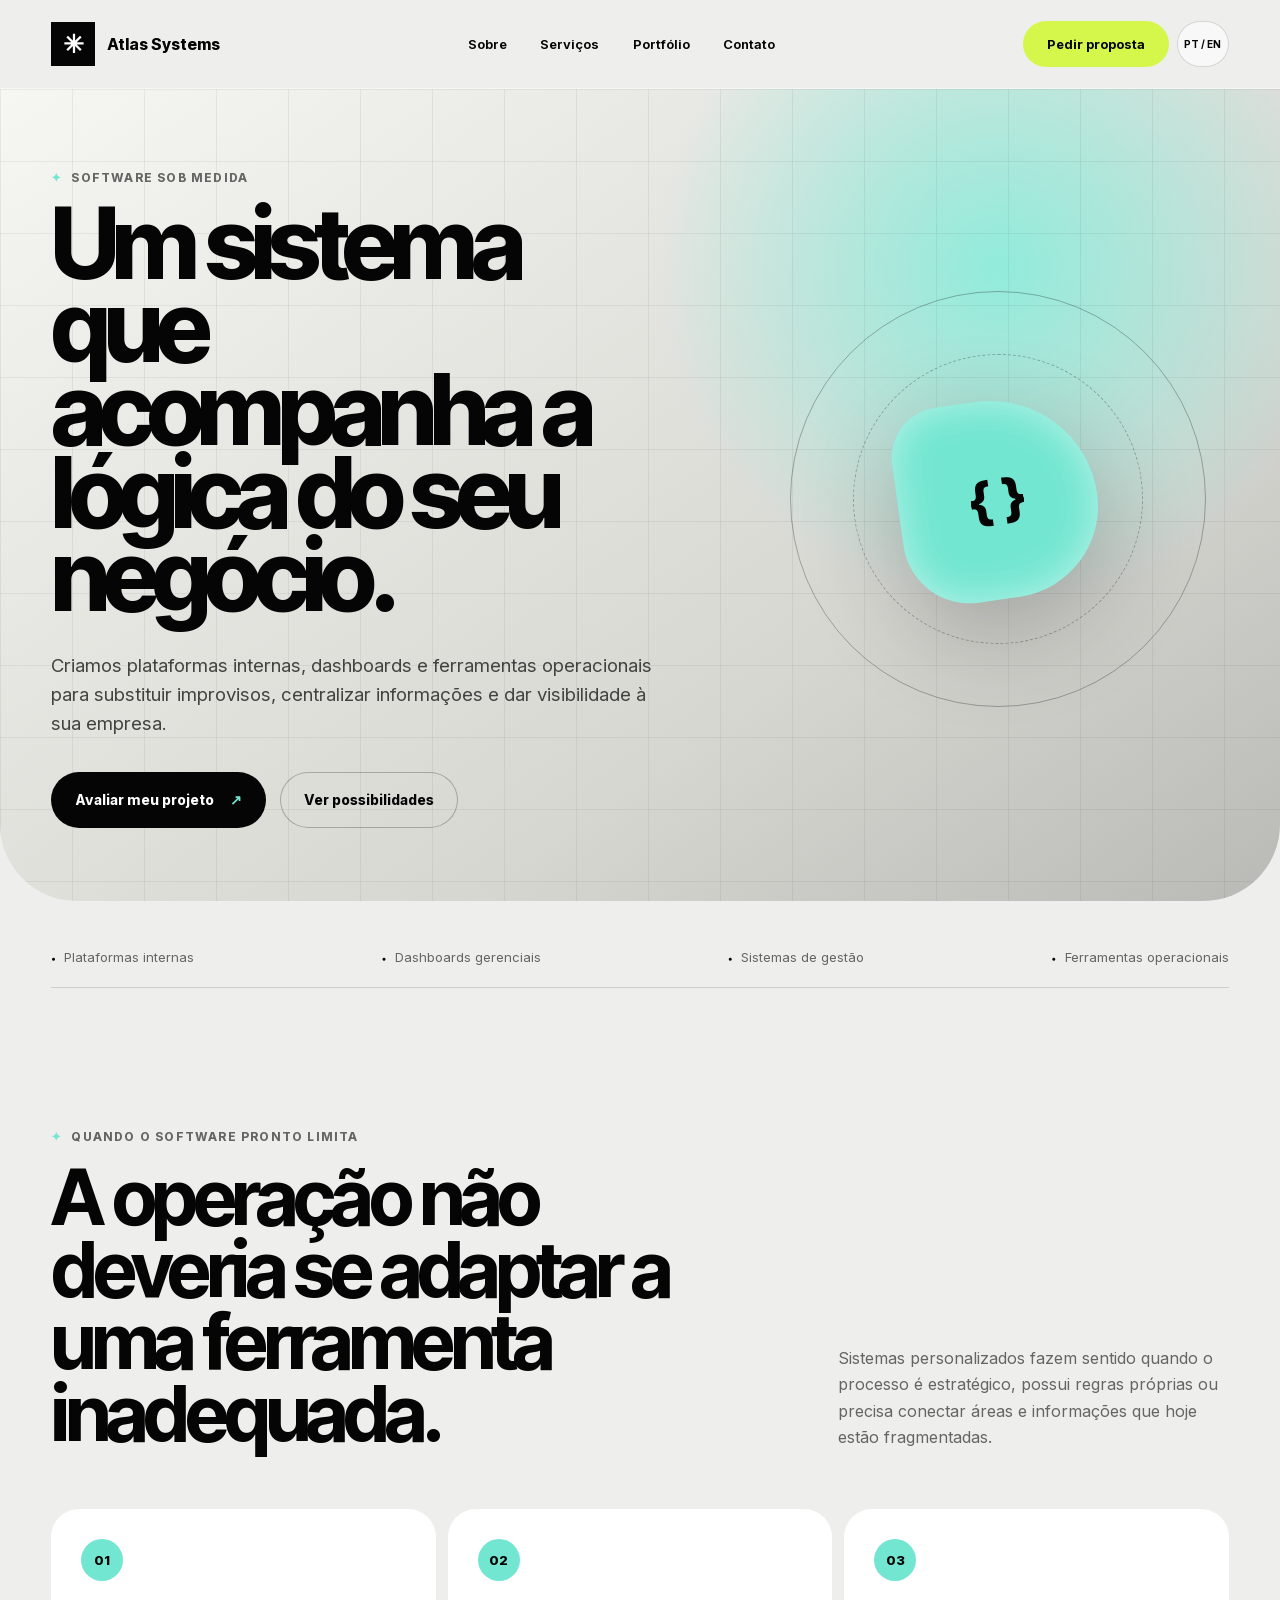
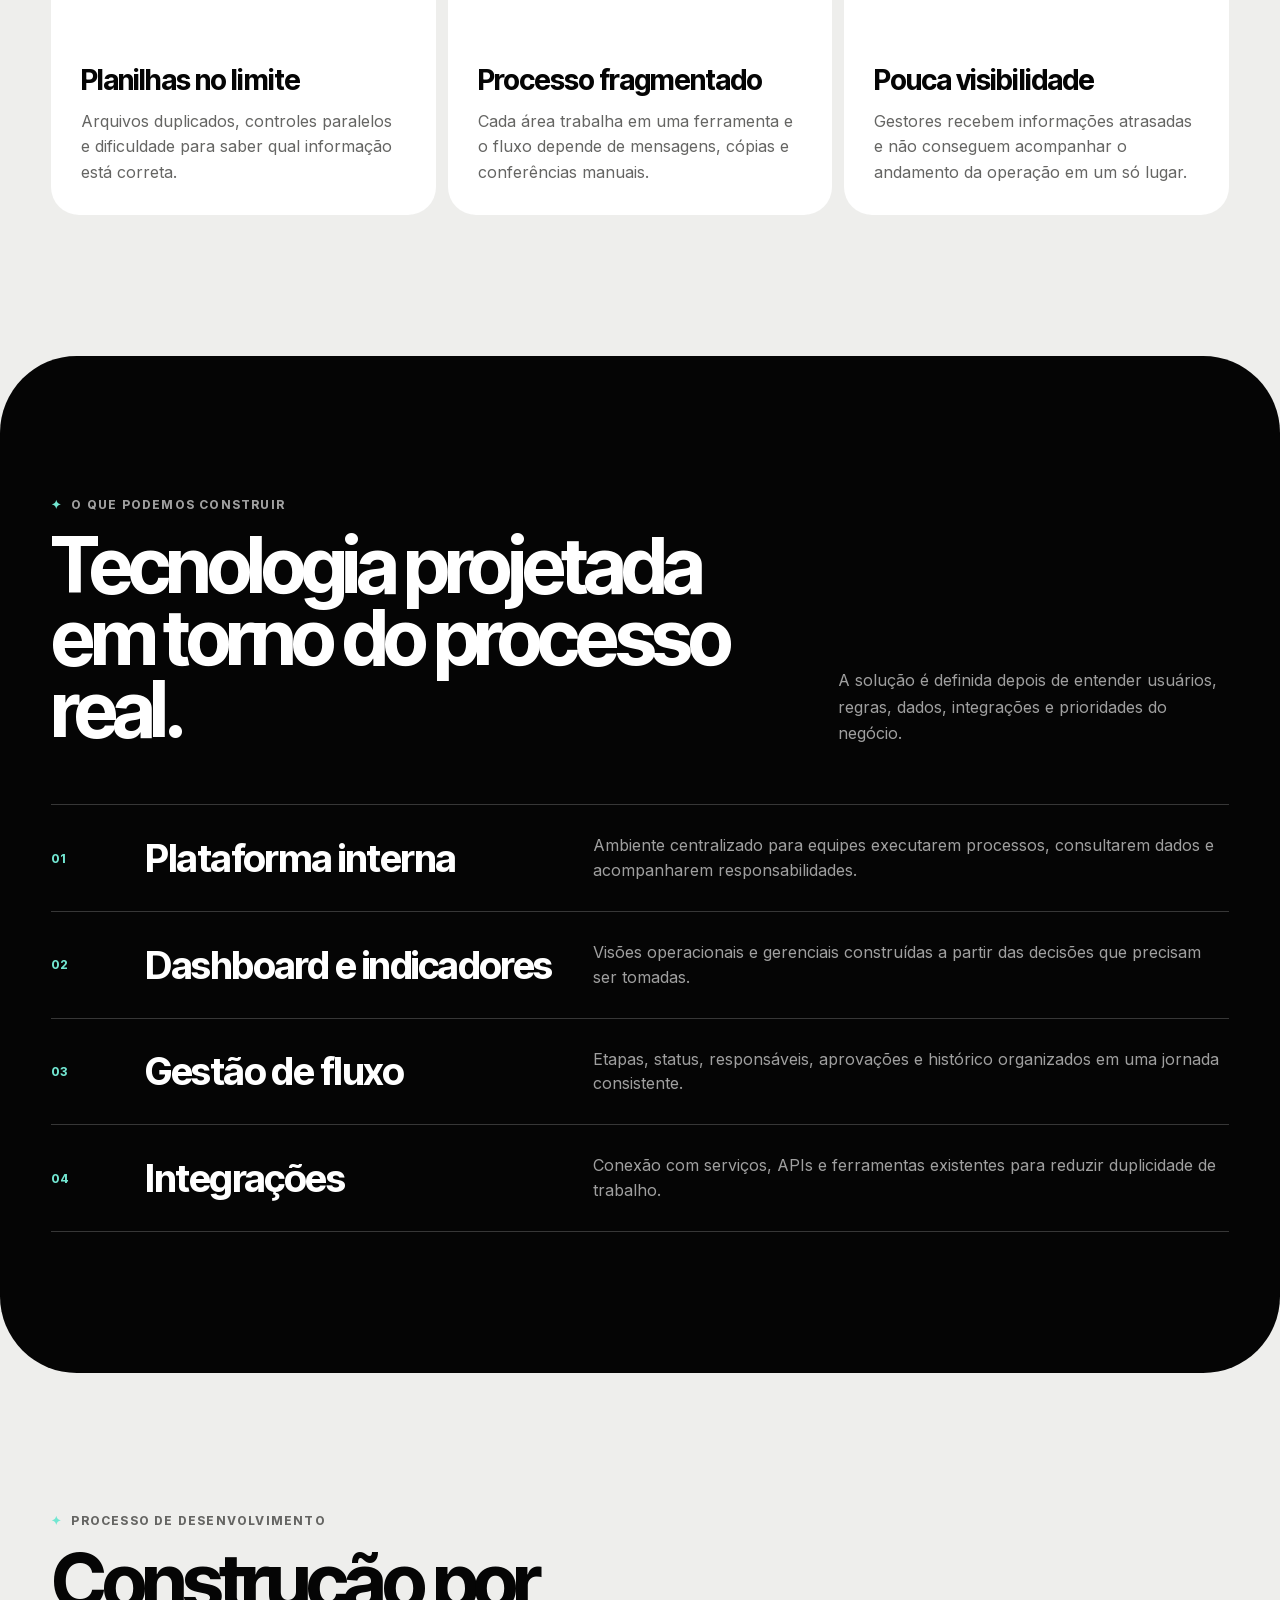
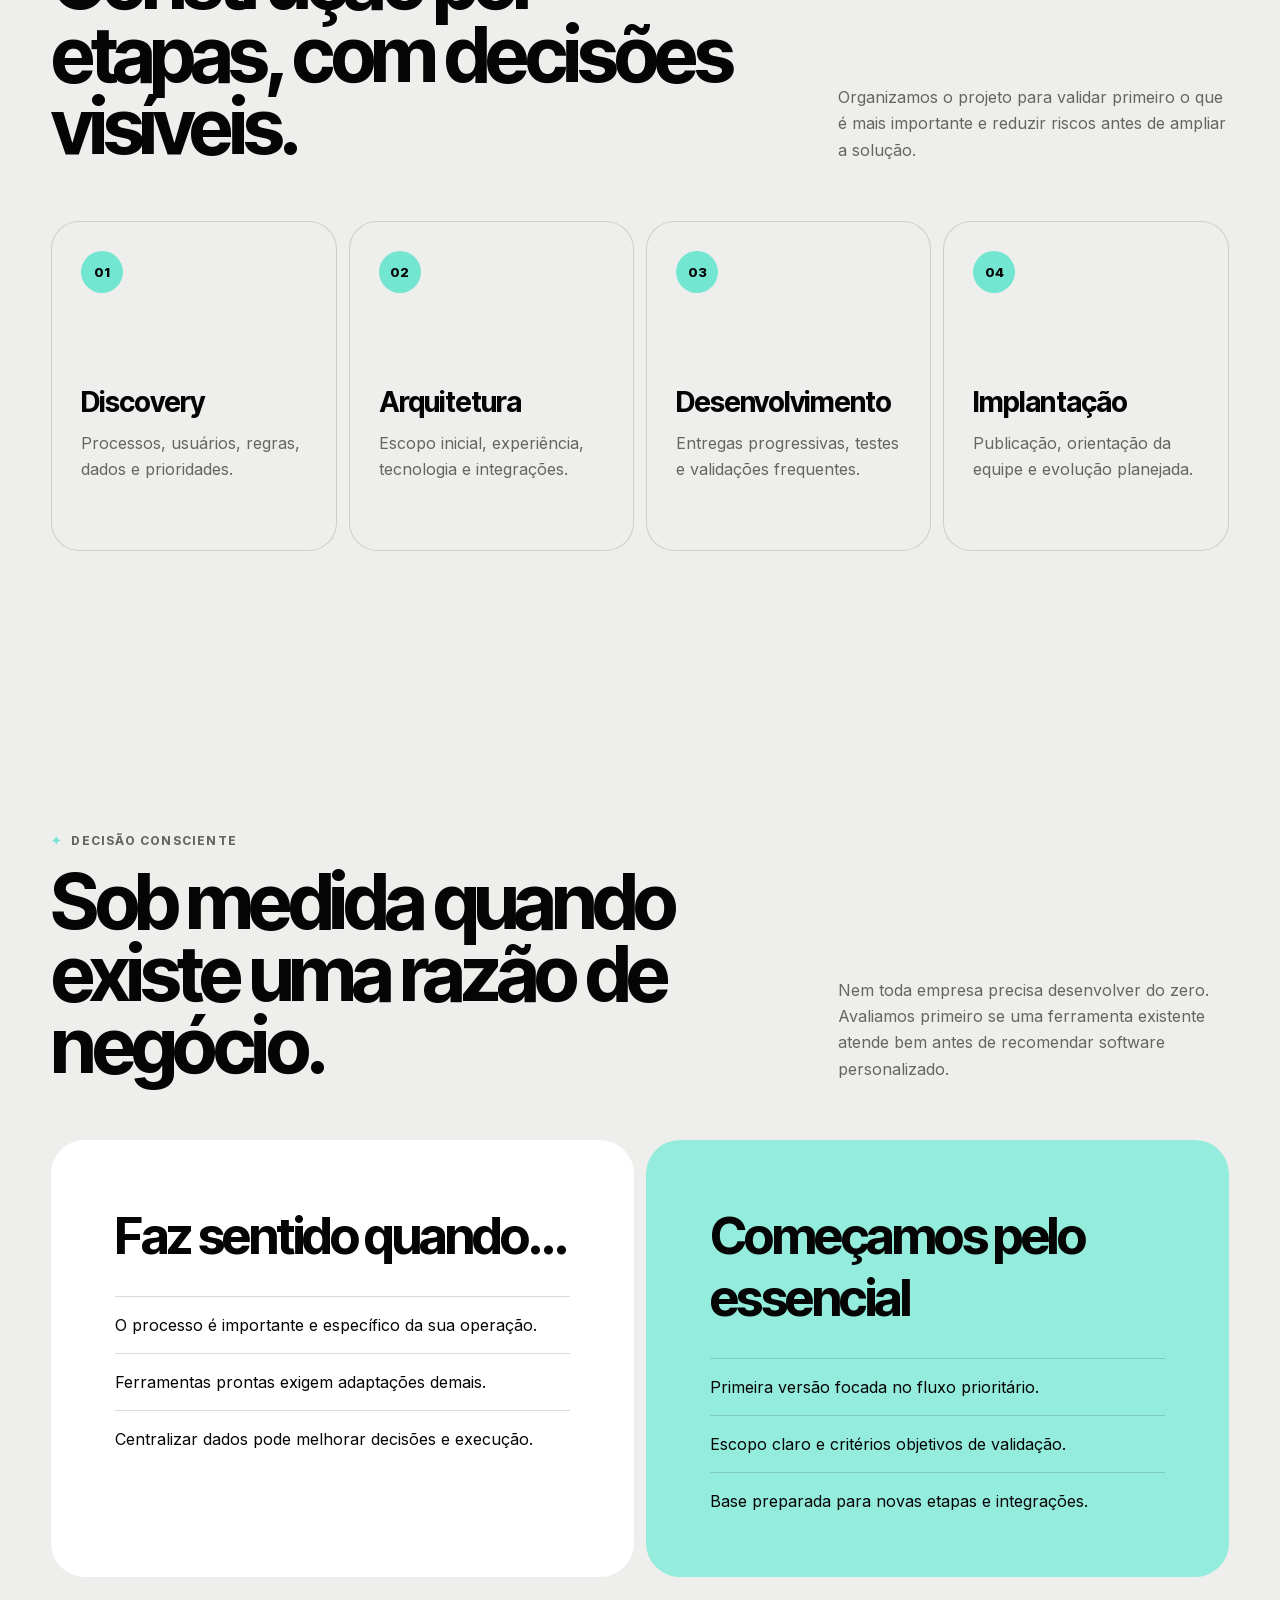
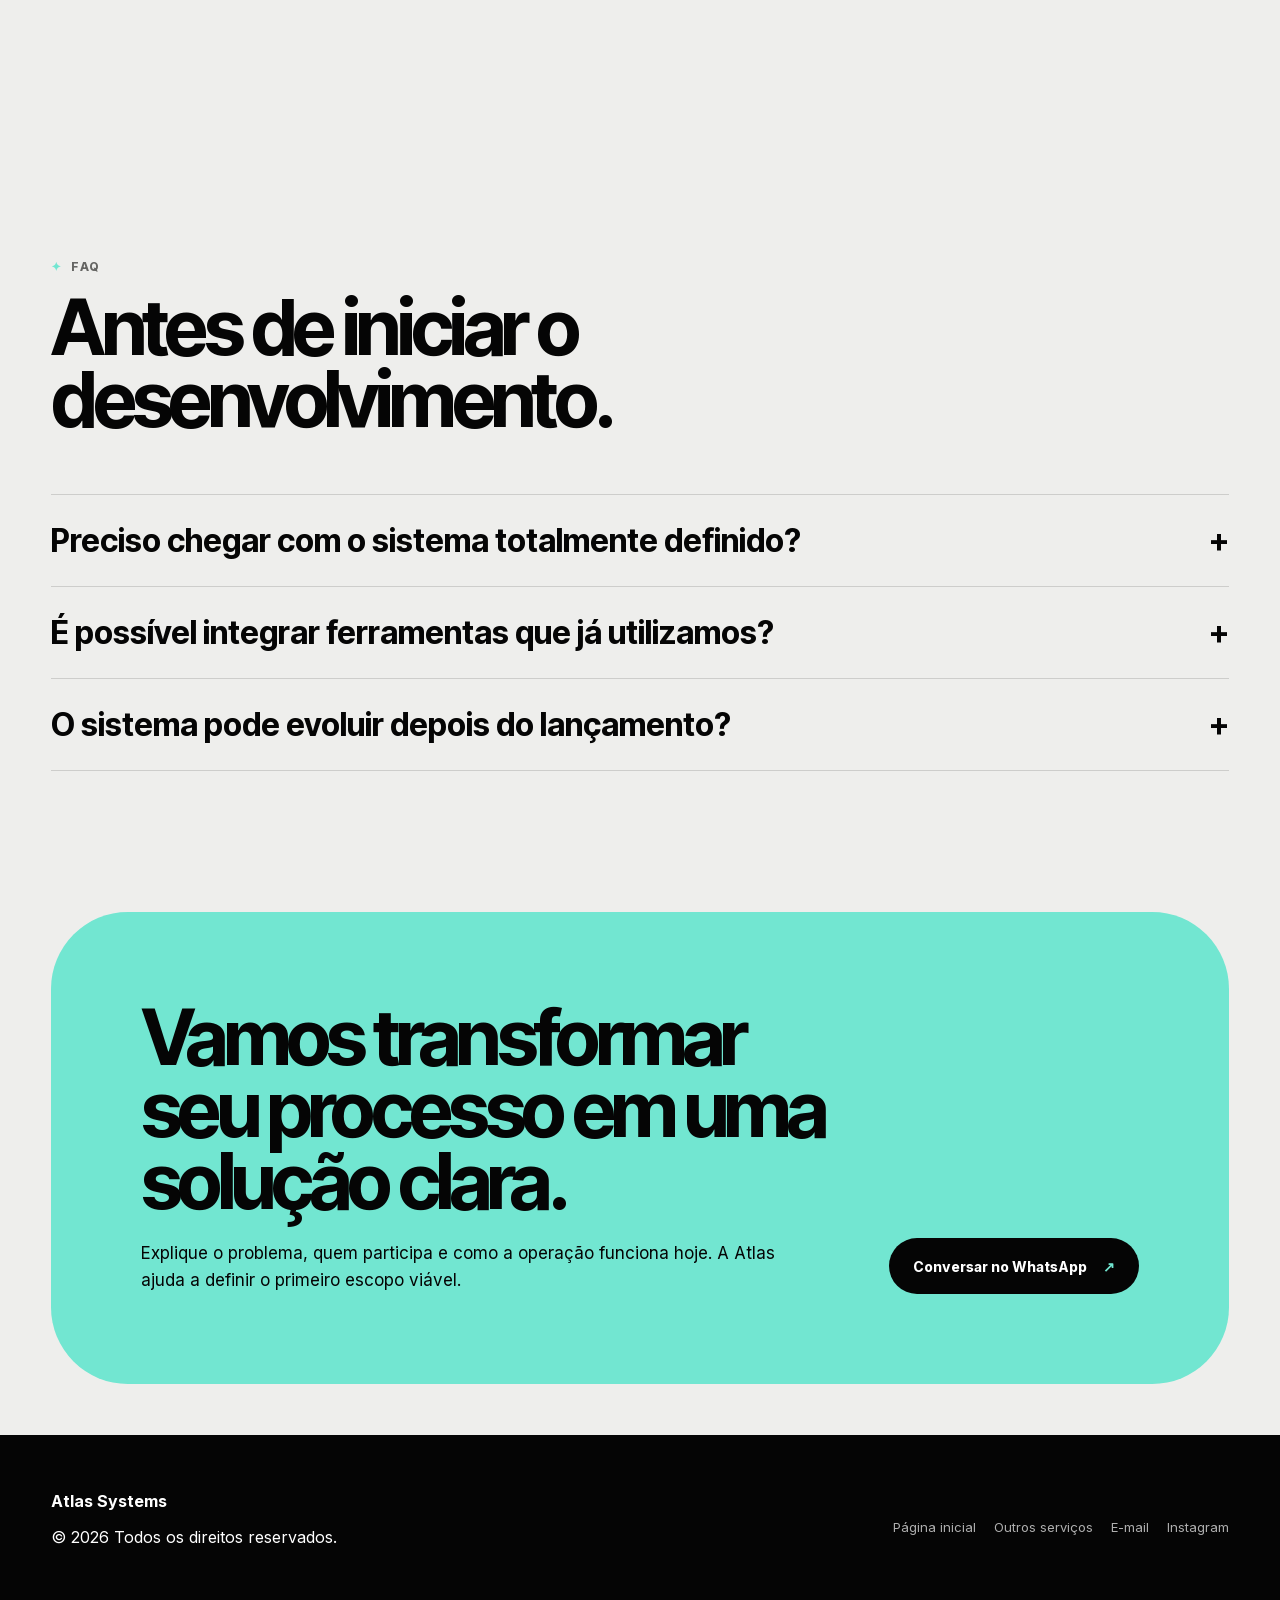
<file: desenvolvimento-de-sistemas/index.html>
<!doctype html>
<html lang="pt-BR" data-language="pt" style="--service-accent:#72e6d1">
  <head>
    <meta charset="utf-8">
    <meta name="viewport" content="width=device-width, initial-scale=1">
    <link rel="canonical" href="https://atlassystems.digital/desenvolvimento-de-sistemas/">
    <meta name="description" content="Desenvolvimento de sistemas personalizados, plataformas internas e painéis de gestão construídos para os processos da sua empresa." data-meta-pt="Desenvolvimento de sistemas personalizados, plataformas internas e painéis de gestão construídos para os processos da sua empresa." data-meta-en="Custom software, internal platforms, and management dashboards built around your company's processes.">
    <meta name="robots" content="index, follow, max-image-preview:large, max-snippet:-1">
    <meta property="og:type" content="website"><meta property="og:locale" content="pt_BR"><meta property="og:url" content="https://atlassystems.digital/desenvolvimento-de-sistemas/">
    <meta property="og:title" content="Desenvolvimento de Sistemas Personalizados | Atlas Systems" data-meta-pt="Desenvolvimento de Sistemas Personalizados | Atlas Systems" data-meta-en="Custom Software Development | Atlas Systems">
    <meta property="og:description" content="Software sob medida para organizar processos, centralizar informações e preparar sua operação para crescer." data-meta-pt="Software sob medida para organizar processos, centralizar informações e preparar sua operação para crescer." data-meta-en="Tailored software to organize processes, centralize information, and prepare your operation to grow.">
    <meta name="twitter:card" content="summary">
    <title data-meta-pt="Desenvolvimento de Sistemas Personalizados | Atlas Systems" data-meta-en="Custom Software Development | Atlas Systems">Desenvolvimento de Sistemas Personalizados | Atlas Systems</title>
    <link rel="icon" href="/assets/brand/atlas-favicon-96.png" type="image/png" sizes="96x96"><link rel="stylesheet" href="/service-pages.css?v=2">
    <script type="application/ld+json">{"@context":"https://schema.org","@type":"Service","name":"Desenvolvimento de Sistemas Personalizados","serviceType":"Desenvolvimento de software sob medida","url":"https://atlassystems.digital/desenvolvimento-de-sistemas/","areaServed":{"@type":"Country","name":"Brasil"},"provider":{"@type":"Organization","@id":"https://atlassystems.digital/#organization","name":"Atlas Systems","url":"https://atlassystems.digital/"}}</script>
    <script src="/service-pages.js?v=1" defer></script>
  </head>
  <body>
    <a class="skip-link" href="#conteudo" data-pt="Pular para o conteúdo" data-en="Skip to content">Pular para o conteúdo</a>
    <header class="service-header"><div class="service-header-inner"><a class="service-brand" href="/" aria-label="Atlas Systems — início"><span class="service-brand-mark" aria-hidden="true">✳</span><span>Atlas Systems</span></a><nav class="service-nav" aria-label="Navegação principal"><a href="/#sobre" data-pt="Sobre" data-en="About">Sobre</a><a href="/#servicos" data-pt="Serviços" data-en="Services">Serviços</a><a href="/#projetos" data-pt="Portfólio" data-en="Portfolio">Portfólio</a><a href="/#contato" data-pt="Contato" data-en="Contact">Contato</a></nav><div class="service-header-actions"><a class="service-proposal" href="#conversar" data-pt="Pedir proposta" data-en="Request proposal">Pedir proposta</a><button class="service-language" type="button" data-language-toggle>PT / EN</button><button class="service-menu" type="button" data-menu-toggle aria-expanded="false" aria-label="Abrir menu">☰</button></div></div></header>

    <main id="conteudo">
      <section class="service-hero"><div class="service-hero-inner"><div><p class="service-kicker" data-pt="Software sob medida" data-en="Tailored software">Software sob medida</p><h1 class="service-title" data-pt="Um sistema que acompanha a lógica do seu negócio." data-en="A system that follows the logic of your business.">Um sistema que acompanha a lógica do seu negócio.</h1><p class="service-lead" data-pt="Criamos plataformas internas, dashboards e ferramentas operacionais para substituir improvisos, centralizar informações e dar visibilidade à sua empresa." data-en="We build internal platforms, dashboards, and operational tools to replace workarounds, centralize information, and give your company visibility.">Criamos plataformas internas, dashboards e ferramentas operacionais para substituir improvisos, centralizar informações e dar visibilidade à sua empresa.</p><div class="service-hero-actions"><a class="button-primary" href="https://wa.me/5511930534679?text=Ol%C3%A1%21%20Quero%20conversar%20sobre%20um%20sistema%20personalizado%20com%20a%20Atlas%20Systems." target="_blank" rel="noopener noreferrer"><span data-pt="Avaliar meu projeto" data-en="Assess my project">Avaliar meu projeto</span><span aria-hidden="true">↗</span></a><a class="button-secondary" href="#entregas" data-pt="Ver possibilidades" data-en="See possibilities">Ver possibilidades</a></div></div><div class="service-visual" aria-hidden="true"><div class="service-orbit"></div><div class="service-symbol">{ }</div></div></div></section>

      <div class="service-proof"><ul class="service-proof-list"><li data-pt="Plataformas internas" data-en="Internal platforms">Plataformas internas</li><li data-pt="Dashboards gerenciais" data-en="Management dashboards">Dashboards gerenciais</li><li data-pt="Sistemas de gestão" data-en="Management systems">Sistemas de gestão</li><li data-pt="Ferramentas operacionais" data-en="Operational tools">Ferramentas operacionais</li></ul></div>

      <section class="service-section reveal" aria-labelledby="systems-problems"><div class="section-heading"><div><p class="section-kicker" data-pt="Quando o software pronto limita" data-en="When ready-made software limits">Quando o software pronto limita</p><h2 id="systems-problems" data-pt="A operação não deveria se adaptar a uma ferramenta inadequada." data-en="Operations should not have to adapt to an unsuitable tool.">A operação não deveria se adaptar a uma ferramenta inadequada.</h2></div><p data-pt="Sistemas personalizados fazem sentido quando o processo é estratégico, possui regras próprias ou precisa conectar áreas e informações que hoje estão fragmentadas." data-en="Custom systems make sense when a process is strategic, has its own rules, or needs to connect areas and information that are currently fragmented.">Sistemas personalizados fazem sentido quando o processo é estratégico, possui regras próprias ou precisa conectar áreas e informações que hoje estão fragmentadas.</p></div><div class="problem-grid"><article class="problem-card"><span>01</span><h3 data-pt="Planilhas no limite" data-en="Spreadsheets at the limit">Planilhas no limite</h3><p data-pt="Arquivos duplicados, controles paralelos e dificuldade para saber qual informação está correta." data-en="Duplicate files, parallel controls, and difficulty knowing which information is correct.">Arquivos duplicados, controles paralelos e dificuldade para saber qual informação está correta.</p></article><article class="problem-card"><span>02</span><h3 data-pt="Processo fragmentado" data-en="Fragmented process">Processo fragmentado</h3><p data-pt="Cada área trabalha em uma ferramenta e o fluxo depende de mensagens, cópias e conferências manuais." data-en="Each area works in a different tool and the flow depends on messages, copies, and manual checks.">Cada área trabalha em uma ferramenta e o fluxo depende de mensagens, cópias e conferências manuais.</p></article><article class="problem-card"><span>03</span><h3 data-pt="Pouca visibilidade" data-en="Low visibility">Pouca visibilidade</h3><p data-pt="Gestores recebem informações atrasadas e não conseguem acompanhar o andamento da operação em um só lugar." data-en="Managers receive delayed information and cannot monitor operations in one place.">Gestores recebem informações atrasadas e não conseguem acompanhar o andamento da operação em um só lugar.</p></article></div></section>

      <section class="deliverables-section" id="entregas" aria-labelledby="systems-deliverables"><div class="deliverables-inner reveal"><div class="section-heading"><div><p class="section-kicker" data-pt="O que podemos construir" data-en="What we can build">O que podemos construir</p><h2 id="systems-deliverables" data-pt="Tecnologia projetada em torno do processo real." data-en="Technology designed around the real process.">Tecnologia projetada em torno do processo real.</h2></div><p data-pt="A solução é definida depois de entender usuários, regras, dados, integrações e prioridades do negócio." data-en="The solution is defined after understanding users, rules, data, integrations, and business priorities.">A solução é definida depois de entender usuários, regras, dados, integrações e prioridades do negócio.</p></div><ol class="deliverable-list"><li><span class="deliverable-number">01</span><h3 data-pt="Plataforma interna" data-en="Internal platform">Plataforma interna</h3><p data-pt="Ambiente centralizado para equipes executarem processos, consultarem dados e acompanharem responsabilidades." data-en="A centralized environment for teams to run processes, consult data, and track responsibilities.">Ambiente centralizado para equipes executarem processos, consultarem dados e acompanharem responsabilidades.</p></li><li><span class="deliverable-number">02</span><h3 data-pt="Dashboard e indicadores" data-en="Dashboard and indicators">Dashboard e indicadores</h3><p data-pt="Visões operacionais e gerenciais construídas a partir das decisões que precisam ser tomadas." data-en="Operational and management views built around the decisions that need to be made.">Visões operacionais e gerenciais construídas a partir das decisões que precisam ser tomadas.</p></li><li><span class="deliverable-number">03</span><h3 data-pt="Gestão de fluxo" data-en="Workflow management">Gestão de fluxo</h3><p data-pt="Etapas, status, responsáveis, aprovações e histórico organizados em uma jornada consistente." data-en="Stages, statuses, owners, approvals, and history organized into a consistent journey.">Etapas, status, responsáveis, aprovações e histórico organizados em uma jornada consistente.</p></li><li><span class="deliverable-number">04</span><h3 data-pt="Integrações" data-en="Integrations">Integrações</h3><p data-pt="Conexão com serviços, APIs e ferramentas existentes para reduzir duplicidade de trabalho." data-en="Connections to services, APIs, and existing tools to reduce duplicated work.">Conexão com serviços, APIs e ferramentas existentes para reduzir duplicidade de trabalho.</p></li></ol></div></section>

      <section class="service-section reveal" aria-labelledby="systems-process"><div class="section-heading"><div><p class="section-kicker" data-pt="Processo de desenvolvimento" data-en="Development process">Processo de desenvolvimento</p><h2 id="systems-process" data-pt="Construção por etapas, com decisões visíveis." data-en="Built in stages, with visible decisions.">Construção por etapas, com decisões visíveis.</h2></div><p data-pt="Organizamos o projeto para validar primeiro o que é mais importante e reduzir riscos antes de ampliar a solução." data-en="We organize the project to validate what matters most first and reduce risk before expanding the solution.">Organizamos o projeto para validar primeiro o que é mais importante e reduzir riscos antes de ampliar a solução.</p></div><div class="process-grid"><article class="process-card"><span>01</span><h3 data-pt="Discovery" data-en="Discovery">Discovery</h3><p data-pt="Processos, usuários, regras, dados e prioridades." data-en="Processes, users, rules, data, and priorities.">Processos, usuários, regras, dados e prioridades.</p></article><article class="process-card"><span>02</span><h3 data-pt="Arquitetura" data-en="Architecture">Arquitetura</h3><p data-pt="Escopo inicial, experiência, tecnologia e integrações." data-en="Initial scope, experience, technology, and integrations.">Escopo inicial, experiência, tecnologia e integrações.</p></article><article class="process-card"><span>03</span><h3 data-pt="Desenvolvimento" data-en="Development">Desenvolvimento</h3><p data-pt="Entregas progressivas, testes e validações frequentes." data-en="Progressive deliveries, testing, and frequent validation.">Entregas progressivas, testes e validações frequentes.</p></article><article class="process-card"><span>04</span><h3 data-pt="Implantação" data-en="Deployment">Implantação</h3><p data-pt="Publicação, orientação da equipe e evolução planejada." data-en="Launch, team guidance, and planned evolution.">Publicação, orientação da equipe e evolução planejada.</p></article></div></section>

      <section class="service-section reveal" aria-labelledby="systems-fit"><div class="section-heading"><div><p class="section-kicker" data-pt="Decisão consciente" data-en="Informed decision">Decisão consciente</p><h2 id="systems-fit" data-pt="Sob medida quando existe uma razão de negócio." data-en="Custom-built when there is a business reason.">Sob medida quando existe uma razão de negócio.</h2></div><p data-pt="Nem toda empresa precisa desenvolver do zero. Avaliamos primeiro se uma ferramenta existente atende bem antes de recomendar software personalizado." data-en="Not every company needs to build from scratch. We first assess whether an existing tool can meet the need before recommending custom software.">Nem toda empresa precisa desenvolver do zero. Avaliamos primeiro se uma ferramenta existente atende bem antes de recomendar software personalizado.</p></div><div class="fit-panel"><div class="fit-column"><h3 data-pt="Faz sentido quando…" data-en="It makes sense when…">Faz sentido quando…</h3><ul><li data-pt="O processo é importante e específico da sua operação." data-en="The process is important and specific to your operation.">O processo é importante e específico da sua operação.</li><li data-pt="Ferramentas prontas exigem adaptações demais." data-en="Ready-made tools require too many workarounds.">Ferramentas prontas exigem adaptações demais.</li><li data-pt="Centralizar dados pode melhorar decisões e execução." data-en="Centralizing data can improve decisions and execution.">Centralizar dados pode melhorar decisões e execução.</li></ul></div><div class="fit-column"><h3 data-pt="Começamos pelo essencial" data-en="We start with the essentials">Começamos pelo essencial</h3><ul><li data-pt="Primeira versão focada no fluxo prioritário." data-en="A first version focused on the priority workflow.">Primeira versão focada no fluxo prioritário.</li><li data-pt="Escopo claro e critérios objetivos de validação." data-en="Clear scope and objective validation criteria.">Escopo claro e critérios objetivos de validação.</li><li data-pt="Base preparada para novas etapas e integrações." data-en="A foundation prepared for new stages and integrations.">Base preparada para novas etapas e integrações.</li></ul></div></div></section>

      <section class="service-section reveal" aria-labelledby="systems-faq"><div class="section-heading"><div><p class="section-kicker">FAQ</p><h2 id="systems-faq" data-pt="Antes de iniciar o desenvolvimento." data-en="Before development begins.">Antes de iniciar o desenvolvimento.</h2></div></div><div class="faq-list"><details><summary data-pt="Preciso chegar com o sistema totalmente definido?" data-en="Do I need to arrive with the entire system defined?">Preciso chegar com o sistema totalmente definido?</summary><p data-pt="Não. O discovery existe justamente para transformar problemas, regras e objetivos em uma primeira arquitetura de solução." data-en="No. Discovery exists precisely to turn problems, rules, and goals into an initial solution architecture.">Não. O discovery existe justamente para transformar problemas, regras e objetivos em uma primeira arquitetura de solução.</p></details><details><summary data-pt="É possível integrar ferramentas que já utilizamos?" data-en="Can it integrate with tools we already use?">É possível integrar ferramentas que já utilizamos?</summary><p data-pt="Na maioria dos casos, sim, desde que as ferramentas disponibilizem APIs ou meios seguros de integração. Isso é validado no início do projeto." data-en="In most cases, yes, provided the tools offer APIs or secure integration methods. This is validated at the beginning of the project.">Na maioria dos casos, sim, desde que as ferramentas disponibilizem APIs ou meios seguros de integração. Isso é validado no início do projeto.</p></details><details><summary data-pt="O sistema pode evoluir depois do lançamento?" data-en="Can the system evolve after launch?">O sistema pode evoluir depois do lançamento?</summary><p data-pt="Sim. A arquitetura é planejada para permitir novas funções e integrações, sempre priorizadas conforme o uso e o impacto no negócio." data-en="Yes. The architecture is planned to allow new features and integrations, prioritized according to use and business impact.">Sim. A arquitetura é planejada para permitir novas funções e integrações, sempre priorizadas conforme o uso e o impacto no negócio.</p></details></div></section>

      <section class="cta-wrap" id="conversar"><div class="cta-panel"><div><h2 data-pt="Vamos transformar seu processo em uma solução clara." data-en="Let's turn your process into a clear solution.">Vamos transformar seu processo em uma solução clara.</h2><p data-pt="Explique o problema, quem participa e como a operação funciona hoje. A Atlas ajuda a definir o primeiro escopo viável." data-en="Explain the problem, who is involved, and how the operation works today. Atlas helps define the first viable scope.">Explique o problema, quem participa e como a operação funciona hoje. A Atlas ajuda a definir o primeiro escopo viável.</p></div><a class="button-primary" href="https://wa.me/5511930534679?text=Ol%C3%A1%21%20Quero%20avaliar%20um%20sistema%20personalizado%20com%20a%20Atlas%20Systems." target="_blank" rel="noopener noreferrer"><span data-pt="Conversar no WhatsApp" data-en="Chat on WhatsApp">Conversar no WhatsApp</span><span aria-hidden="true">↗</span></a></div></section>
    </main>
    <footer class="service-footer"><div class="service-footer-inner"><div><strong>Atlas Systems</strong><p>© <span data-current-year>2026</span> <span data-pt="Todos os direitos reservados." data-en="All rights reserved.">Todos os direitos reservados.</span></p></div><div class="service-footer-links"><a href="/" data-pt="Página inicial" data-en="Home">Página inicial</a><a href="/#servicos" data-pt="Outros serviços" data-en="Other services">Outros serviços</a><a href="mailto:atlassystems.contact@gmail.com">E-mail</a><a href="https://www.instagram.com/atlassystems.digital/" target="_blank" rel="noopener noreferrer">Instagram</a></div></div></footer>
  </body>
</html>
</file>
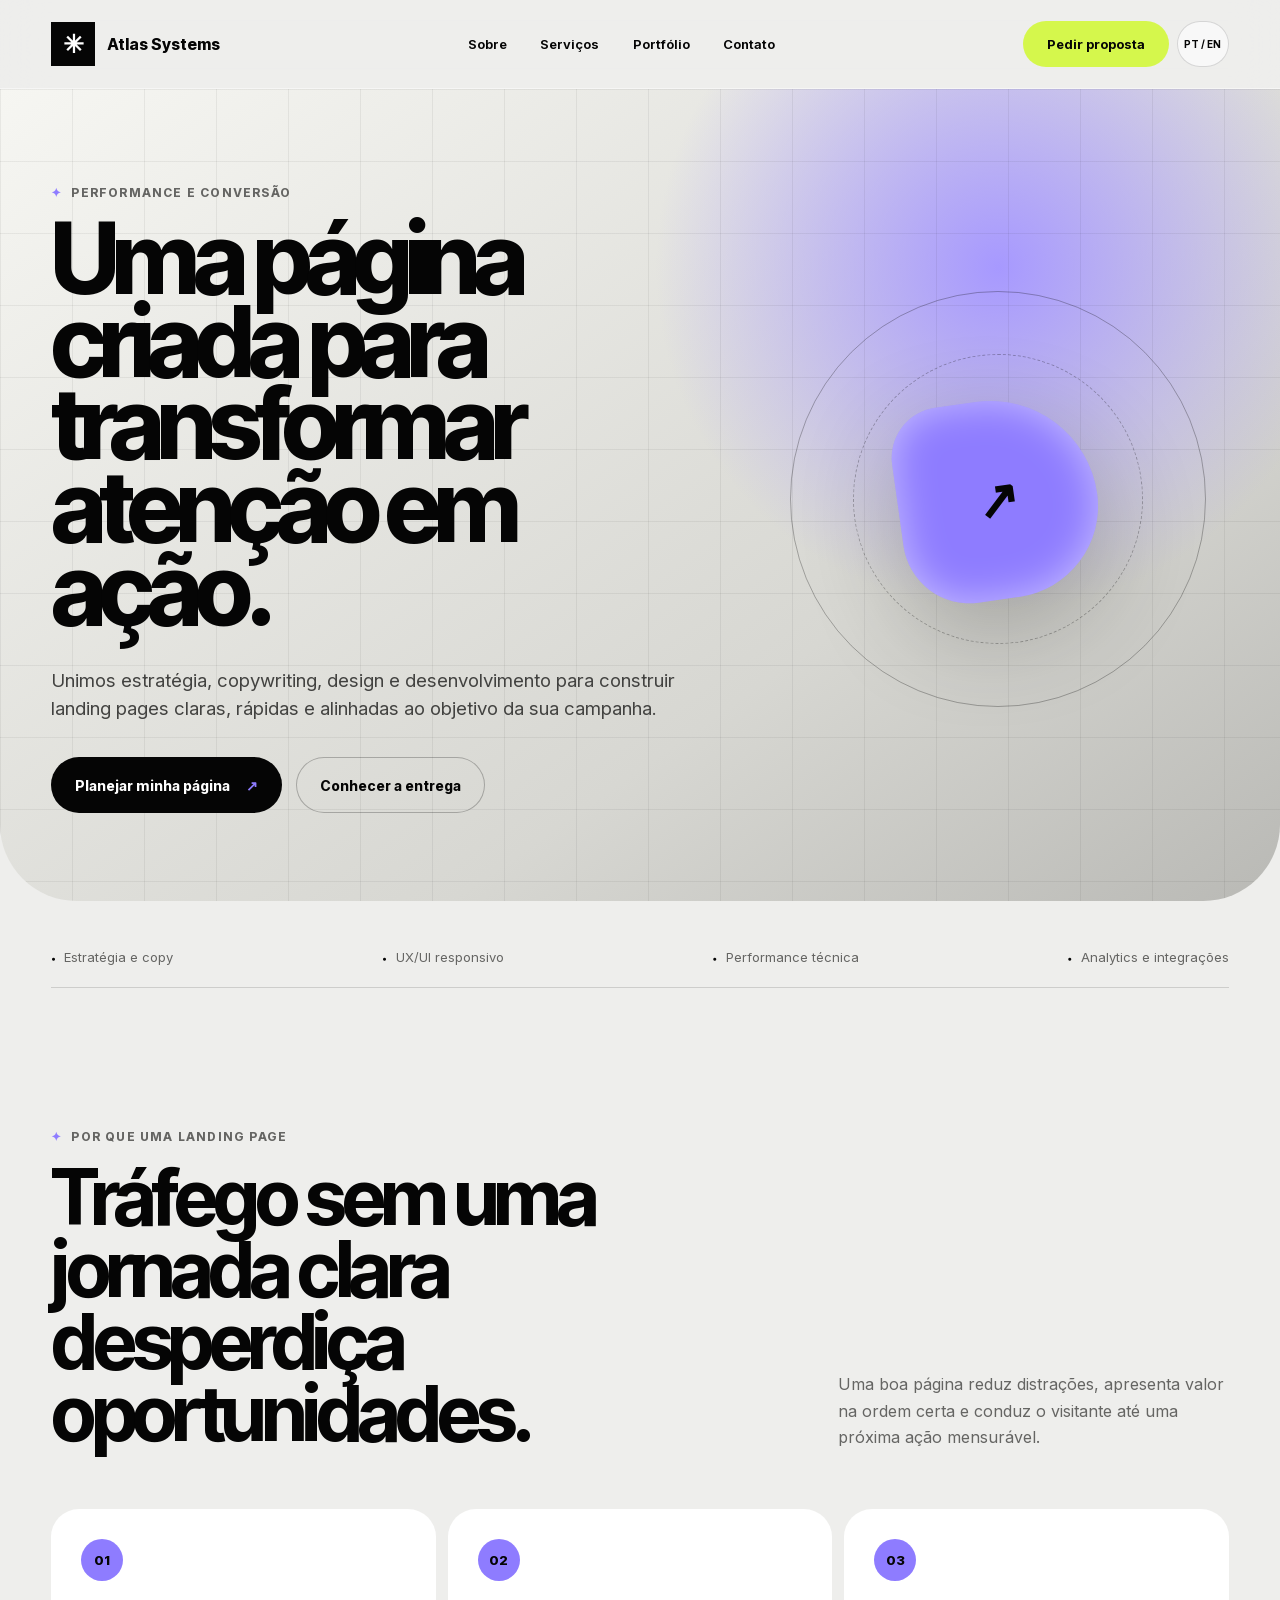
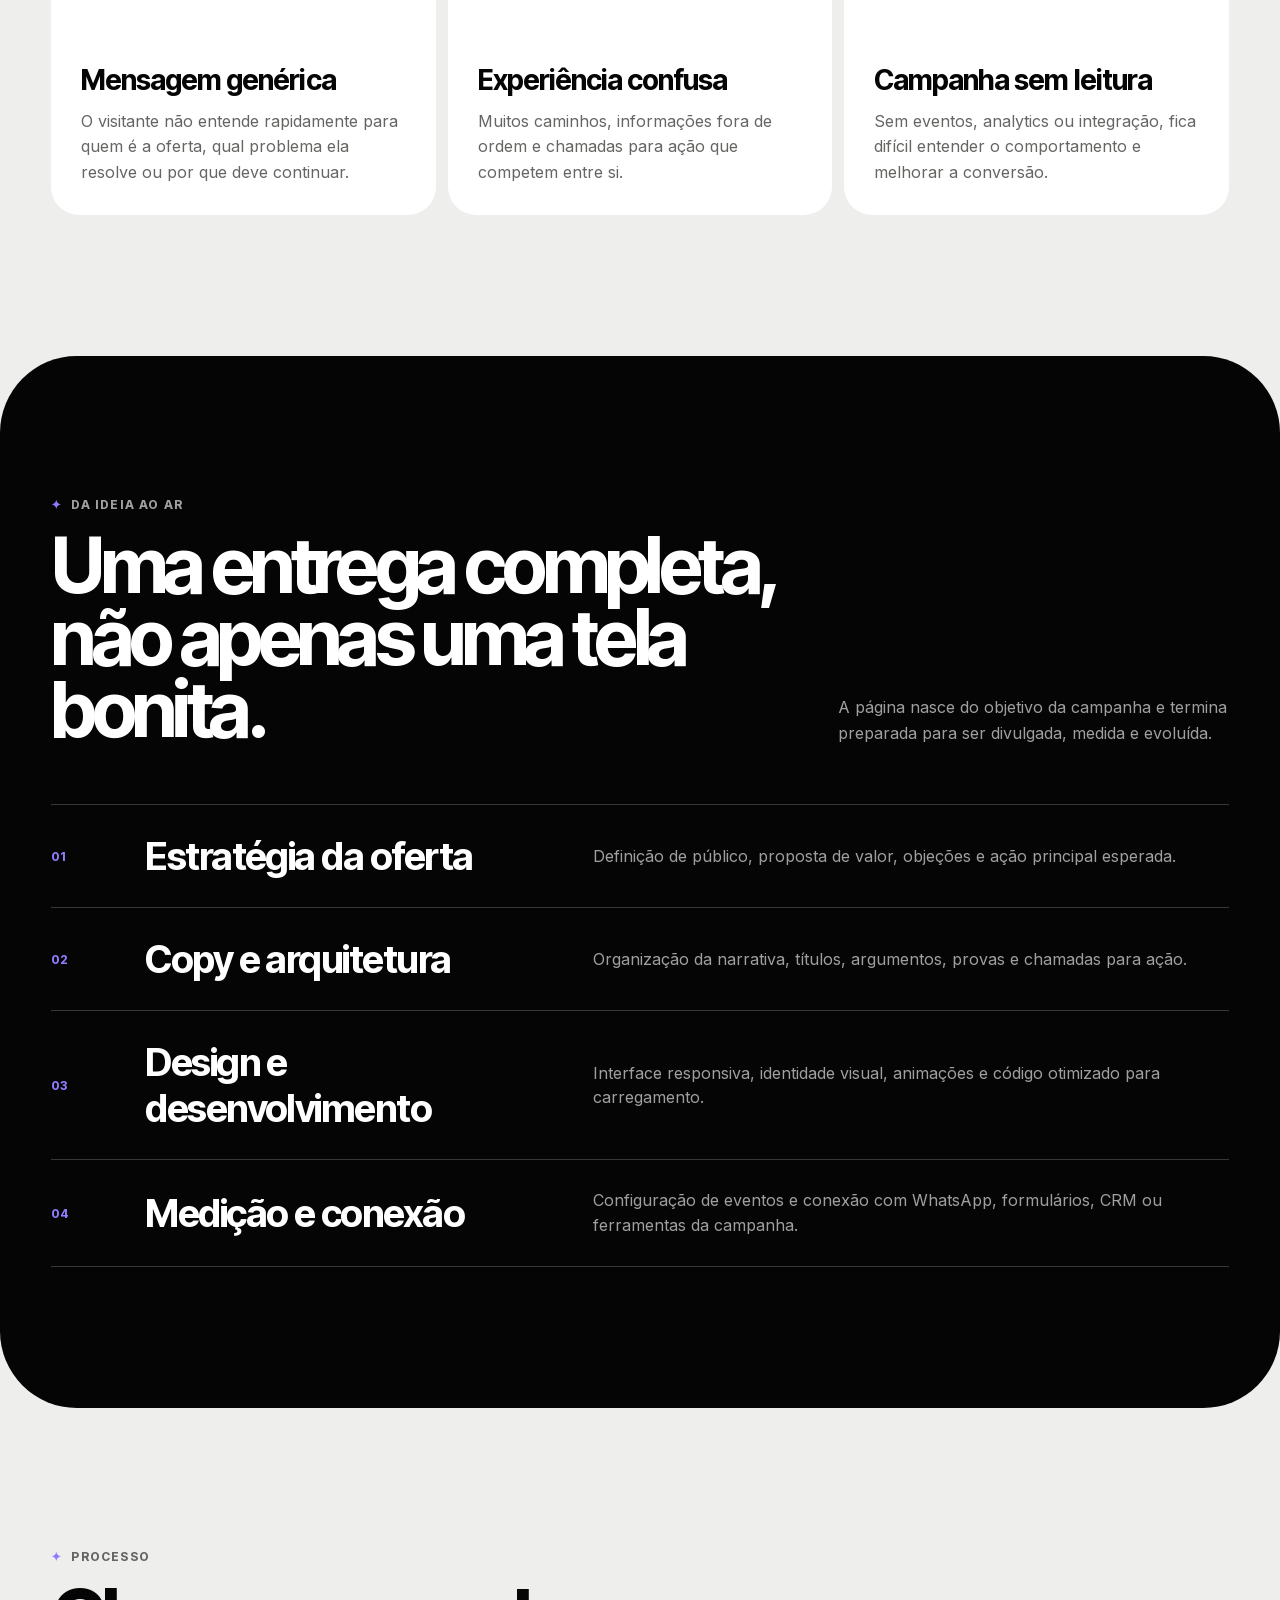
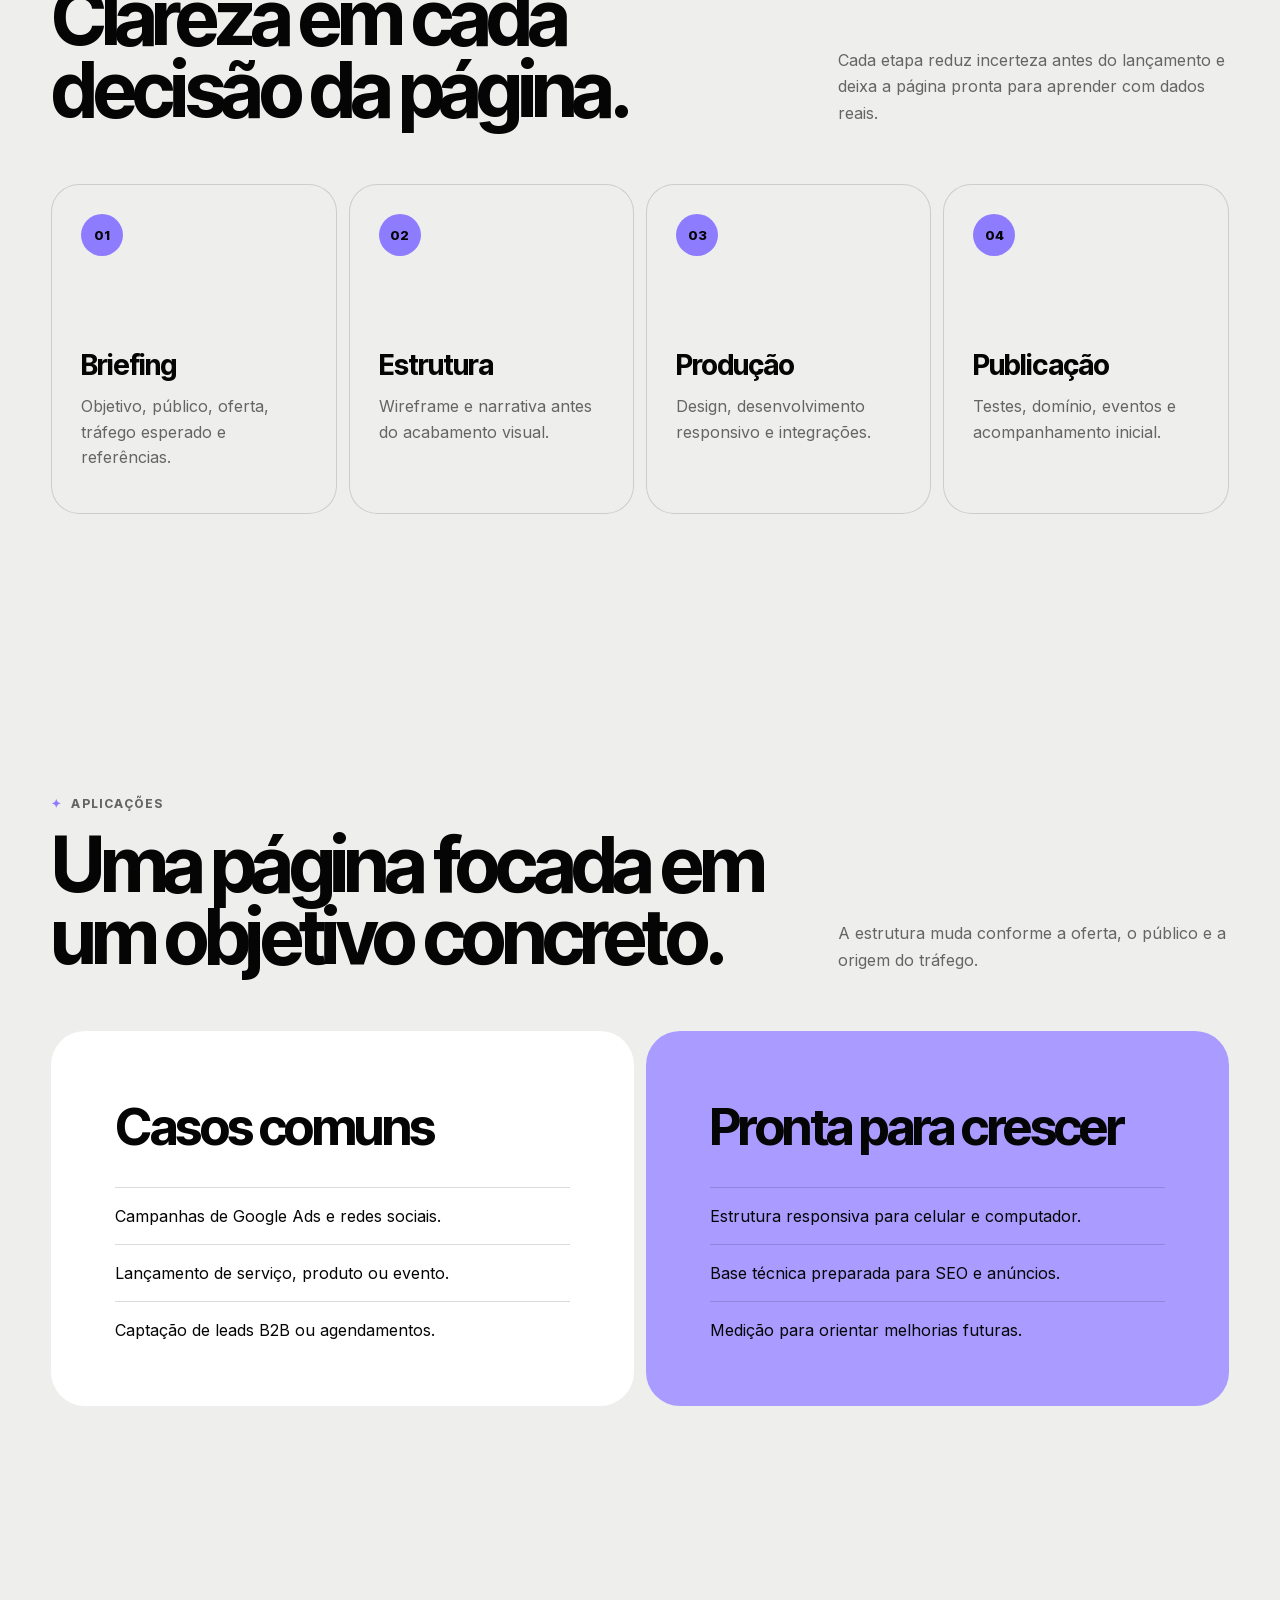
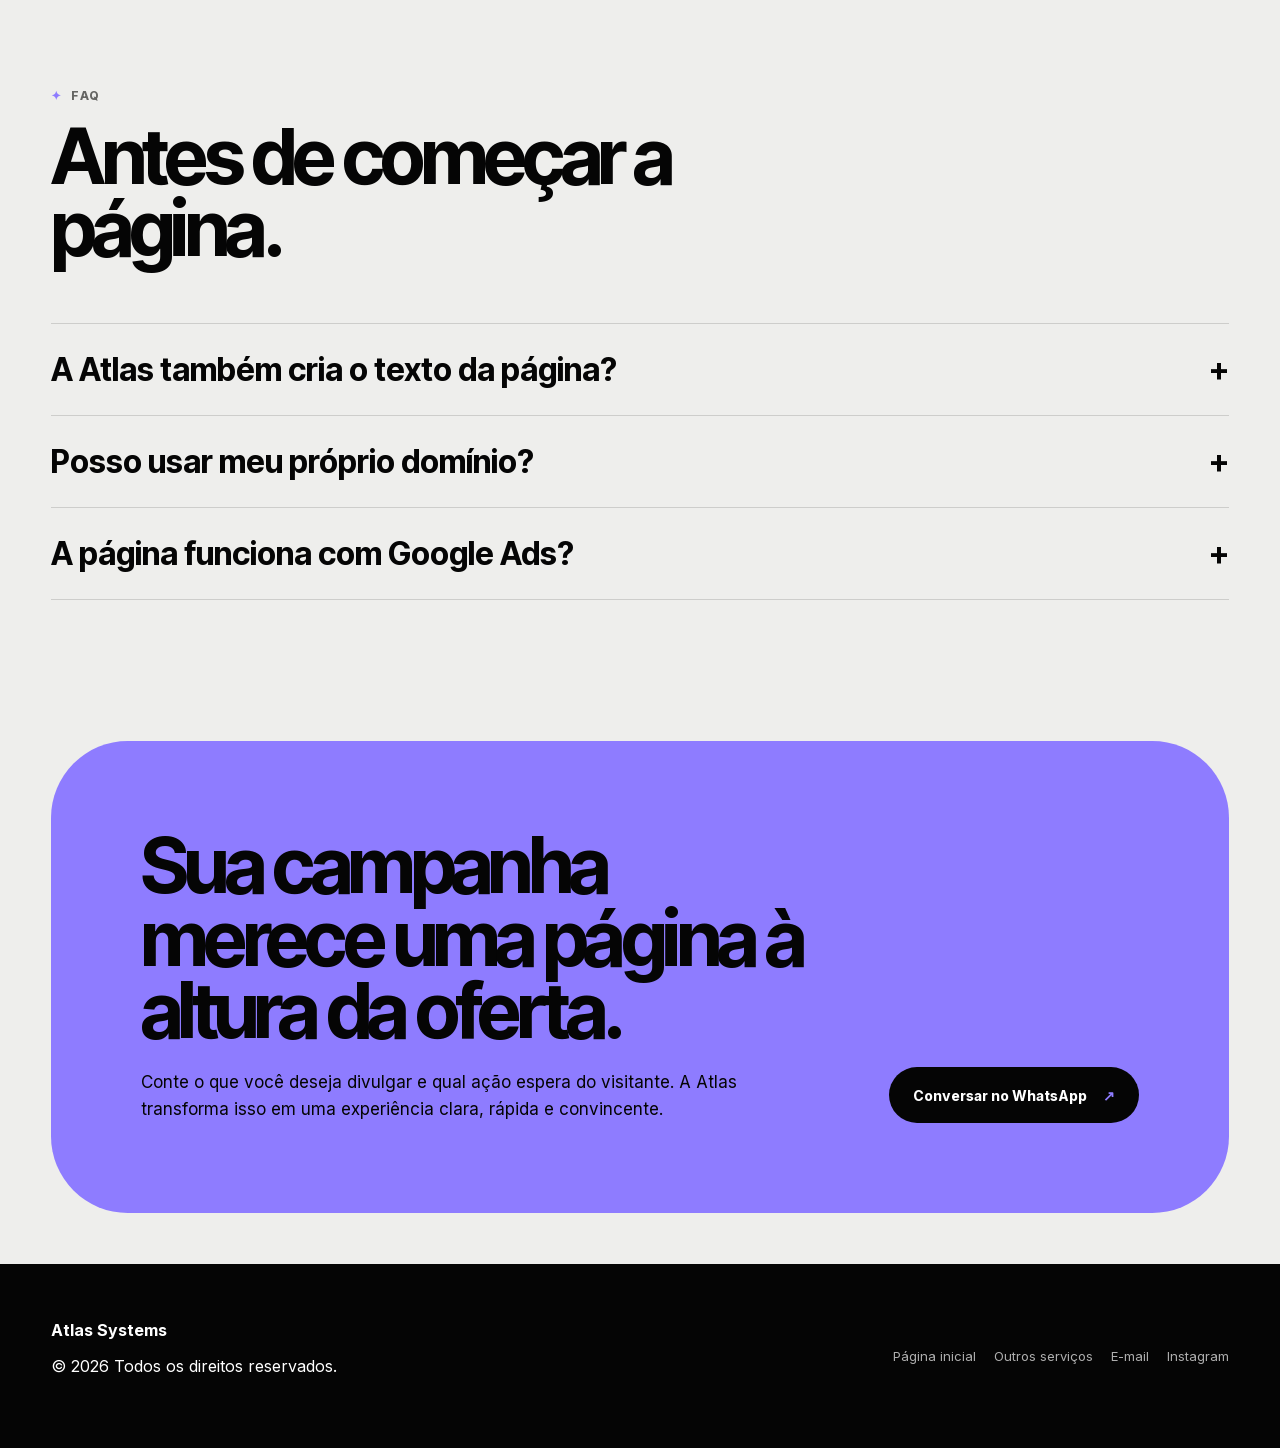
<file: landing-pages/index.html>
<!doctype html>
<html lang="pt-BR" data-language="pt" style="--service-accent:#8e7cff">
  <head>
    <meta charset="utf-8">
    <meta name="viewport" content="width=device-width, initial-scale=1">
    <link rel="canonical" href="https://atlassystems.digital/landing-pages/">
    <meta name="description" content="Landing pages rápidas, responsivas e orientadas à conversão para campanhas, lançamentos e captação de leads." data-meta-pt="Landing pages rápidas, responsivas e orientadas à conversão para campanhas, lançamentos e captação de leads." data-meta-en="Fast, responsive, conversion-oriented landing pages for campaigns, launches, and lead generation.">
    <meta name="robots" content="index, follow, max-image-preview:large, max-snippet:-1">
    <meta property="og:type" content="website">
    <meta property="og:locale" content="pt_BR">
    <meta property="og:url" content="https://atlassystems.digital/landing-pages/">
    <meta property="og:title" content="Criação de Landing Pages | Atlas Systems" data-meta-pt="Criação de Landing Pages | Atlas Systems" data-meta-en="Landing Page Development | Atlas Systems">
    <meta property="og:description" content="Estratégia, copy, design e desenvolvimento reunidos em páginas preparadas para transformar tráfego em oportunidades." data-meta-pt="Estratégia, copy, design e desenvolvimento reunidos em páginas preparadas para transformar tráfego em oportunidades." data-meta-en="Strategy, copy, design, and development combined in pages built to turn traffic into opportunities.">
    <meta name="twitter:card" content="summary">
    <title data-meta-pt="Criação de Landing Pages | Atlas Systems" data-meta-en="Landing Page Development | Atlas Systems">Criação de Landing Pages | Atlas Systems</title>
    <link rel="icon" href="/assets/brand/atlas-favicon-96.png" type="image/png" sizes="96x96">
    <link rel="stylesheet" href="/service-pages.css?v=2">
    <script type="application/ld+json">
      {"@context":"https://schema.org","@type":"Service","name":"Criação de Landing Pages","serviceType":"Desenvolvimento de landing pages de alta conversão","url":"https://atlassystems.digital/landing-pages/","areaServed":{"@type":"Country","name":"Brasil"},"provider":{"@type":"Organization","@id":"https://atlassystems.digital/#organization","name":"Atlas Systems","url":"https://atlassystems.digital/"}}
    </script>
    <script src="/service-pages.js?v=1" defer></script>
  </head>
  <body>
    <a class="skip-link" href="#conteudo" data-pt="Pular para o conteúdo" data-en="Skip to content">Pular para o conteúdo</a>
    <header class="service-header"><div class="service-header-inner"><a class="service-brand" href="/" aria-label="Atlas Systems — início"><span class="service-brand-mark" aria-hidden="true">✳</span><span>Atlas Systems</span></a><nav class="service-nav" aria-label="Navegação principal"><a href="/#sobre" data-pt="Sobre" data-en="About">Sobre</a><a href="/#servicos" data-pt="Serviços" data-en="Services">Serviços</a><a href="/#projetos" data-pt="Portfólio" data-en="Portfolio">Portfólio</a><a href="/#contato" data-pt="Contato" data-en="Contact">Contato</a></nav><div class="service-header-actions"><a class="service-proposal" href="#conversar" data-pt="Pedir proposta" data-en="Request proposal">Pedir proposta</a><button class="service-language" type="button" data-language-toggle>PT / EN</button><button class="service-menu" type="button" data-menu-toggle aria-expanded="false" aria-label="Abrir menu">☰</button></div></div></header>

    <main id="conteudo">
      <section class="service-hero"><div class="service-hero-inner"><div><p class="service-kicker" data-pt="Performance e conversão" data-en="Performance and conversion">Performance e conversão</p><h1 class="service-title" data-pt="Uma página criada para transformar atenção em ação." data-en="A page designed to turn attention into action.">Uma página criada para transformar atenção em ação.</h1><p class="service-lead" data-pt="Unimos estratégia, copywriting, design e desenvolvimento para construir landing pages claras, rápidas e alinhadas ao objetivo da sua campanha." data-en="We combine strategy, copywriting, design, and development to build clear, fast landing pages aligned with your campaign goal.">Unimos estratégia, copywriting, design e desenvolvimento para construir landing pages claras, rápidas e alinhadas ao objetivo da sua campanha.</p><div class="service-hero-actions"><a class="button-primary" href="https://wa.me/5511930534679?text=Ol%C3%A1%21%20Quero%20criar%20uma%20landing%20page%20com%20a%20Atlas%20Systems." target="_blank" rel="noopener noreferrer"><span data-pt="Planejar minha página" data-en="Plan my page">Planejar minha página</span><span aria-hidden="true">↗</span></a><a class="button-secondary" href="#entregas" data-pt="Conhecer a entrega" data-en="Explore the delivery">Conhecer a entrega</a></div></div><div class="service-visual" aria-hidden="true"><div class="service-orbit"></div><div class="service-symbol">↗</div></div></div></section>

      <div class="service-proof"><ul class="service-proof-list"><li data-pt="Estratégia e copy" data-en="Strategy and copy">Estratégia e copy</li><li data-pt="UX/UI responsivo" data-en="Responsive UX/UI">UX/UI responsivo</li><li data-pt="Performance técnica" data-en="Technical performance">Performance técnica</li><li data-pt="Analytics e integrações" data-en="Analytics and integrations">Analytics e integrações</li></ul></div>

      <section class="service-section reveal" aria-labelledby="landing-problems"><div class="section-heading"><div><p class="section-kicker" data-pt="Por que uma landing page" data-en="Why a landing page">Por que uma landing page</p><h2 id="landing-problems" data-pt="Tráfego sem uma jornada clara desperdiça oportunidades." data-en="Traffic without a clear journey wastes opportunities.">Tráfego sem uma jornada clara desperdiça oportunidades.</h2></div><p data-pt="Uma boa página reduz distrações, apresenta valor na ordem certa e conduz o visitante até uma próxima ação mensurável." data-en="A strong page reduces distractions, presents value in the right order, and guides visitors toward a measurable next action.">Uma boa página reduz distrações, apresenta valor na ordem certa e conduz o visitante até uma próxima ação mensurável.</p></div><div class="problem-grid"><article class="problem-card"><span>01</span><h3 data-pt="Mensagem genérica" data-en="Generic message">Mensagem genérica</h3><p data-pt="O visitante não entende rapidamente para quem é a oferta, qual problema ela resolve ou por que deve continuar." data-en="Visitors do not quickly understand who the offer is for, what problem it solves, or why they should continue.">O visitante não entende rapidamente para quem é a oferta, qual problema ela resolve ou por que deve continuar.</p></article><article class="problem-card"><span>02</span><h3 data-pt="Experiência confusa" data-en="Confusing experience">Experiência confusa</h3><p data-pt="Muitos caminhos, informações fora de ordem e chamadas para ação que competem entre si." data-en="Too many paths, information out of order, and calls to action competing with one another.">Muitos caminhos, informações fora de ordem e chamadas para ação que competem entre si.</p></article><article class="problem-card"><span>03</span><h3 data-pt="Campanha sem leitura" data-en="Campaign without insight">Campanha sem leitura</h3><p data-pt="Sem eventos, analytics ou integração, fica difícil entender o comportamento e melhorar a conversão." data-en="Without events, analytics, or integration, it is difficult to understand behavior and improve conversion.">Sem eventos, analytics ou integração, fica difícil entender o comportamento e melhorar a conversão.</p></article></div></section>

      <section class="deliverables-section" id="entregas" aria-labelledby="landing-deliverables"><div class="deliverables-inner reveal"><div class="section-heading"><div><p class="section-kicker" data-pt="Da ideia ao ar" data-en="From idea to launch">Da ideia ao ar</p><h2 id="landing-deliverables" data-pt="Uma entrega completa, não apenas uma tela bonita." data-en="A complete delivery, not just a beautiful screen.">Uma entrega completa, não apenas uma tela bonita.</h2></div><p data-pt="A página nasce do objetivo da campanha e termina preparada para ser divulgada, medida e evoluída." data-en="The page starts with the campaign goal and ends ready to be promoted, measured, and improved.">A página nasce do objetivo da campanha e termina preparada para ser divulgada, medida e evoluída.</p></div><ol class="deliverable-list"><li><span class="deliverable-number">01</span><h3 data-pt="Estratégia da oferta" data-en="Offer strategy">Estratégia da oferta</h3><p data-pt="Definição de público, proposta de valor, objeções e ação principal esperada." data-en="Definition of audience, value proposition, objections, and primary desired action.">Definição de público, proposta de valor, objeções e ação principal esperada.</p></li><li><span class="deliverable-number">02</span><h3 data-pt="Copy e arquitetura" data-en="Copy and architecture">Copy e arquitetura</h3><p data-pt="Organização da narrativa, títulos, argumentos, provas e chamadas para ação." data-en="Organization of narrative, headlines, arguments, proof, and calls to action.">Organização da narrativa, títulos, argumentos, provas e chamadas para ação.</p></li><li><span class="deliverable-number">03</span><h3 data-pt="Design e desenvolvimento" data-en="Design and development">Design e desenvolvimento</h3><p data-pt="Interface responsiva, identidade visual, animações e código otimizado para carregamento." data-en="Responsive interface, visual identity, animations, and code optimized for loading.">Interface responsiva, identidade visual, animações e código otimizado para carregamento.</p></li><li><span class="deliverable-number">04</span><h3 data-pt="Medição e conexão" data-en="Measurement and connection">Medição e conexão</h3><p data-pt="Configuração de eventos e conexão com WhatsApp, formulários, CRM ou ferramentas da campanha." data-en="Event setup and connections to WhatsApp, forms, CRM, or campaign tools.">Configuração de eventos e conexão com WhatsApp, formulários, CRM ou ferramentas da campanha.</p></li></ol></div></section>

      <section class="service-section reveal" aria-labelledby="landing-process"><div class="section-heading"><div><p class="section-kicker" data-pt="Processo" data-en="Process">Processo</p><h2 id="landing-process" data-pt="Clareza em cada decisão da página." data-en="Clarity in every page decision.">Clareza em cada decisão da página.</h2></div><p data-pt="Cada etapa reduz incerteza antes do lançamento e deixa a página pronta para aprender com dados reais." data-en="Each stage reduces uncertainty before launch and prepares the page to learn from real data.">Cada etapa reduz incerteza antes do lançamento e deixa a página pronta para aprender com dados reais.</p></div><div class="process-grid"><article class="process-card"><span>01</span><h3 data-pt="Briefing" data-en="Briefing">Briefing</h3><p data-pt="Objetivo, público, oferta, tráfego esperado e referências." data-en="Goal, audience, offer, expected traffic, and references.">Objetivo, público, oferta, tráfego esperado e referências.</p></article><article class="process-card"><span>02</span><h3 data-pt="Estrutura" data-en="Structure">Estrutura</h3><p data-pt="Wireframe e narrativa antes do acabamento visual." data-en="Wireframe and narrative before visual finishing.">Wireframe e narrativa antes do acabamento visual.</p></article><article class="process-card"><span>03</span><h3 data-pt="Produção" data-en="Production">Produção</h3><p data-pt="Design, desenvolvimento responsivo e integrações." data-en="Design, responsive development, and integrations.">Design, desenvolvimento responsivo e integrações.</p></article><article class="process-card"><span>04</span><h3 data-pt="Publicação" data-en="Launch">Publicação</h3><p data-pt="Testes, domínio, eventos e acompanhamento inicial." data-en="Testing, domain, events, and initial monitoring.">Testes, domínio, eventos e acompanhamento inicial.</p></article></div></section>

      <section class="service-section reveal" aria-labelledby="landing-fit"><div class="section-heading"><div><p class="section-kicker" data-pt="Aplicações" data-en="Applications">Aplicações</p><h2 id="landing-fit" data-pt="Uma página focada em um objetivo concreto." data-en="One page focused on one concrete goal.">Uma página focada em um objetivo concreto.</h2></div><p data-pt="A estrutura muda conforme a oferta, o público e a origem do tráfego." data-en="The structure changes according to the offer, audience, and traffic source.">A estrutura muda conforme a oferta, o público e a origem do tráfego.</p></div><div class="fit-panel"><div class="fit-column"><h3 data-pt="Casos comuns" data-en="Common use cases">Casos comuns</h3><ul><li data-pt="Campanhas de Google Ads e redes sociais." data-en="Google Ads and social media campaigns.">Campanhas de Google Ads e redes sociais.</li><li data-pt="Lançamento de serviço, produto ou evento." data-en="Launch of a service, product, or event.">Lançamento de serviço, produto ou evento.</li><li data-pt="Captação de leads B2B ou agendamentos." data-en="B2B lead generation or bookings.">Captação de leads B2B ou agendamentos.</li></ul></div><div class="fit-column"><h3 data-pt="Pronta para crescer" data-en="Ready to grow">Pronta para crescer</h3><ul><li data-pt="Estrutura responsiva para celular e computador." data-en="Responsive structure for mobile and desktop.">Estrutura responsiva para celular e computador.</li><li data-pt="Base técnica preparada para SEO e anúncios." data-en="Technical foundation prepared for SEO and ads.">Base técnica preparada para SEO e anúncios.</li><li data-pt="Medição para orientar melhorias futuras." data-en="Measurement to guide future improvements.">Medição para orientar melhorias futuras.</li></ul></div></div></section>

      <section class="service-section reveal" aria-labelledby="landing-faq"><div class="section-heading"><div><p class="section-kicker">FAQ</p><h2 id="landing-faq" data-pt="Antes de começar a página." data-en="Before starting the page.">Antes de começar a página.</h2></div></div><div class="faq-list"><details><summary data-pt="A Atlas também cria o texto da página?" data-en="Does Atlas also write the page copy?">A Atlas também cria o texto da página?</summary><p data-pt="Sim. A copy faz parte da estrutura de conversão e é construída a partir da oferta, do público e das informações fornecidas pela empresa." data-en="Yes. Copy is part of the conversion structure and is built from the offer, audience, and information provided by the company.">Sim. A copy faz parte da estrutura de conversão e é construída a partir da oferta, do público e das informações fornecidas pela empresa.</p></details><details><summary data-pt="Posso usar meu próprio domínio?" data-en="Can I use my own domain?">Posso usar meu próprio domínio?</summary><p data-pt="Sim. A página pode ser publicada em seu domínio principal ou em um subdomínio dedicado à campanha." data-en="Yes. The page can be published on your main domain or a subdomain dedicated to the campaign.">Sim. A página pode ser publicada em seu domínio principal ou em um subdomínio dedicado à campanha.</p></details><details><summary data-pt="A página funciona com Google Ads?" data-en="Does the page work with Google Ads?">A página funciona com Google Ads?</summary><p data-pt="Sim. Estruturamos a experiência para receber campanhas e configuramos os pontos necessários para mensurar ações importantes." data-en="Yes. We structure the experience to receive campaign traffic and configure the points needed to measure important actions.">Sim. Estruturamos a experiência para receber campanhas e configuramos os pontos necessários para mensurar ações importantes.</p></details></div></section>

      <section class="cta-wrap" id="conversar"><div class="cta-panel"><div><h2 data-pt="Sua campanha merece uma página à altura da oferta." data-en="Your campaign deserves a page worthy of the offer.">Sua campanha merece uma página à altura da oferta.</h2><p data-pt="Conte o que você deseja divulgar e qual ação espera do visitante. A Atlas transforma isso em uma experiência clara, rápida e convincente." data-en="Tell us what you want to promote and what action you expect from visitors. Atlas turns it into a clear, fast, and compelling experience.">Conte o que você deseja divulgar e qual ação espera do visitante. A Atlas transforma isso em uma experiência clara, rápida e convincente.</p></div><a class="button-primary" href="https://wa.me/5511930534679?text=Ol%C3%A1%21%20Quero%20planejar%20uma%20landing%20page%20com%20a%20Atlas%20Systems." target="_blank" rel="noopener noreferrer"><span data-pt="Conversar no WhatsApp" data-en="Chat on WhatsApp">Conversar no WhatsApp</span><span aria-hidden="true">↗</span></a></div></section>
    </main>

    <footer class="service-footer"><div class="service-footer-inner"><div><strong>Atlas Systems</strong><p>© <span data-current-year>2026</span> <span data-pt="Todos os direitos reservados." data-en="All rights reserved.">Todos os direitos reservados.</span></p></div><div class="service-footer-links"><a href="/" data-pt="Página inicial" data-en="Home">Página inicial</a><a href="/#servicos" data-pt="Outros serviços" data-en="Other services">Outros serviços</a><a href="mailto:atlassystems.contact@gmail.com">E-mail</a><a href="https://www.instagram.com/atlassystems.digital/" target="_blank" rel="noopener noreferrer">Instagram</a></div></div></footer>
  </body>
</html>
</file>
<file: styles.css>
@font-face {
  font-family: "Inter";
  font-style: normal;
  font-weight: 400 700;
  font-display: swap;
  src: url("assets/fonts/inter-latin.woff2") format("woff2");
}

@font-face {
  font-family: "Inter Tight";
  font-style: normal;
  font-weight: 500 700;
  font-display: swap;
  src: url("assets/fonts/inter-tight-latin.woff2") format("woff2");
}

:root {
  --paper: #eeeeec;
  --paper-strong: #f8f8f6;
  --ink: #050505;
  --muted: #626262;
  --line: rgba(5, 5, 5, 0.13);
  --acid: #d5f74c;
  --acid-bright: #dcff52;
  --white: #ffffff;
  --header-height: 100px;
  --gutter: clamp(20px, 3.2vw, 52px);
  --content: 1180px;
  --radius-lg: 30px;
  --radius-md: 20px;
  --ease-out: cubic-bezier(0.16, 1, 0.3, 1);
  --ease-spring: cubic-bezier(0.34, 1.56, 0.64, 1);
}

*,
*::before,
*::after {
  box-sizing: border-box;
}

html {
  scroll-behavior: smooth;
  background: var(--paper);
}

body {
  margin: 0;
  overflow-x: hidden;
  background: var(--paper);
  color: var(--ink);
  font-family: "Inter", "Helvetica Neue", Arial, sans-serif;
  font-size: 16px;
  line-height: 1.45;
  text-rendering: optimizeLegibility;
  -webkit-font-smoothing: antialiased;
}

body.menu-open {
  overflow: hidden;
}

::selection {
  background: var(--acid);
  color: var(--ink);
}

a {
  color: inherit;
  text-decoration: none;
}

button,
input,
select,
textarea {
  color: inherit;
  font: inherit;
}

button {
  border: 0;
}

:focus-visible {
  outline: 3px solid var(--ink);
  outline-offset: 4px;
}

.services :focus-visible,
.site-footer :focus-visible {
  outline-color: var(--acid);
}

img,
svg,
canvas {
  display: block;
  max-width: 100%;
}

section[id] {
  scroll-margin-top: var(--header-height);
}

main > section:not(.hero) {
  content-visibility: auto;
  contain-intrinsic-size: auto 900px;
}

.sr-only {
  position: absolute;
  width: 1px;
  height: 1px;
  padding: 0;
  margin: -1px;
  overflow: hidden;
  clip: rect(0, 0, 0, 0);
  white-space: nowrap;
  border: 0;
}

.shell {
  width: min(calc(100% - (var(--gutter) * 2)), var(--content));
  margin-inline: auto;
}

.section-label {
  display: inline-flex;
  align-items: center;
  gap: 10px;
  margin: 0;
  font-size: 13px;
  font-weight: 600;
  letter-spacing: -0.01em;
}

.section-label::before {
  content: "✦";
  font-size: 12px;
}

.display-title {
  margin: 0;
  font-family: "Inter Tight", "Helvetica Neue", Arial, sans-serif;
  font-size: clamp(68px, 8.75vw, 126px);
  font-weight: 600;
  letter-spacing: -0.07em;
  line-height: 0.92;
}

.statement-title {
  max-width: 1040px;
  margin: 0;
  font-family: "Inter Tight", "Helvetica Neue", Arial, sans-serif;
  font-size: clamp(44px, 5vw, 68px);
  font-weight: 700;
  letter-spacing: -0.055em;
  line-height: 1.05;
}

.text-muted {
  color: var(--muted);
}

.pill,
.cta-button,
.header-cta,
.form-submit,
.project-link,
.read-more {
  position: relative;
  display: inline-flex;
  align-items: center;
  justify-content: center;
  min-height: 48px;
  padding: 0 26px;
  overflow: hidden;
  border-radius: 999px;
  background: var(--acid);
  color: var(--ink);
  cursor: pointer;
  font-weight: 600;
  transition: transform 300ms var(--ease-spring), background-color 250ms ease, color 250ms ease;
}

.pill::before,
.cta-button::before,
.header-cta::before,
.form-submit::before,
.project-link::before,
.read-more::before {
  position: absolute;
  inset: 100% 0 auto;
  height: 100%;
  border-radius: inherit;
  background: var(--ink);
  content: "";
  transition: transform 400ms var(--ease-out);
}

.pill > span,
.cta-button > span,
.header-cta > span,
.form-submit > span,
.project-link > span,
.read-more > span {
  position: relative;
  z-index: 1;
}

.pill:hover,
.cta-button:hover,
.header-cta:hover,
.form-submit:hover,
.project-link:hover,
.read-more:hover {
  color: var(--white);
  transform: translateY(-2px);
}

.pill:hover::before,
.cta-button:hover::before,
.header-cta:hover::before,
.form-submit:hover::before,
.project-link:hover::before,
.read-more:hover::before {
  transform: translateY(-100%);
}

/* Loading introduction */

#loader,
.loader {
  position: fixed;
  z-index: 9999;
  inset: 0;
  display: grid;
  place-items: center;
  background: var(--paper);
  animation: loader-dismiss 420ms .55s var(--ease-out) forwards;
  transition: visibility 420ms linear, opacity 420ms var(--ease-out);
}

#loader::before,
.loader::before {
  width: 126px;
  height: 126px;
  background: var(--ink);
  content: "";
  clip-path: polygon(42% 0, 58% 0, 61% 34%, 85% 10%, 96% 22%, 71% 44%, 100% 47%, 99% 64%, 67% 62%, 88% 89%, 75% 100%, 56% 72%, 53% 100%, 36% 99%, 39% 67%, 11% 87%, 0 73%, 29% 55%, 0 51%, 3% 35%, 35% 40%);
  animation: loader-spin 1.15s cubic-bezier(.7, 0, .3, 1) infinite;
}

body.is-ready #loader,
body.is-ready .loader {
  visibility: hidden;
  opacity: 0;
  pointer-events: none;
}

@keyframes loader-spin {
  0% { transform: rotate(0deg) scale(.82); }
  50% { transform: rotate(145deg) scale(1.02); }
  100% { transform: rotate(360deg) scale(.82); }
}

@keyframes loader-dismiss {
  to {
    visibility: hidden;
    opacity: 0;
    pointer-events: none;
  }
}

/* Header */

.site-header {
  position: fixed;
  z-index: 1000;
  inset: 0 0 auto;
  height: var(--header-height);
  border-bottom: 1px solid rgba(255, 255, 255, 0.32);
  background: rgba(238, 238, 236, 0.64);
  backdrop-filter: blur(24px) saturate(130%);
  -webkit-backdrop-filter: blur(24px) saturate(130%);
  transition: height 400ms var(--ease-out), background-color 300ms ease, box-shadow 300ms ease;
}

.site-header.is-scrolled {
  height: 78px;
  background: rgba(238, 238, 236, 0.87);
  box-shadow: 0 12px 40px rgba(0, 0, 0, 0.05);
}

.header-inner {
  display: grid;
  grid-template-columns: 180px 1fr auto;
  align-items: center;
  width: min(calc(100% - (var(--gutter) * 1.4)), 1240px);
  height: 100%;
  margin-inline: auto;
}

.brand,
.site-logo {
  display: inline-flex;
  align-items: center;
  gap: 13px;
  width: fit-content;
  font-family: "Inter Tight", sans-serif;
  font-size: 16px;
  font-weight: 700;
  letter-spacing: -0.04em;
}

.brand-mark,
.logo-mark {
  position: relative;
  width: 54px;
  height: 54px;
  flex: 0 0 auto;
  background: var(--ink);
  clip-path: polygon(42% 0, 58% 0, 61% 34%, 85% 10%, 96% 22%, 71% 44%, 100% 47%, 99% 64%, 67% 62%, 88% 89%, 75% 100%, 56% 72%, 53% 100%, 36% 99%, 39% 67%, 11% 87%, 0 73%, 29% 55%, 0 51%, 3% 35%, 35% 40%);
  transition: transform 650ms var(--ease-spring);
}

.brand:hover .brand-mark,
.site-logo:hover .logo-mark {
  transform: rotate(120deg);
}

.site-nav,
.desktop-nav {
  justify-self: center;
}

.site-nav ul,
.desktop-nav ul,
.nav-list {
  display: flex;
  align-items: center;
  gap: clamp(20px, 2.4vw, 38px);
  padding: 0;
  margin: 0;
  list-style: none;
}

.site-nav a,
.desktop-nav a,
.nav-link {
  position: relative;
  display: inline-flex;
  padding: 10px 0;
  font-size: 14px;
  font-weight: 600;
  letter-spacing: -0.02em;
}

.site-nav a::after,
.desktop-nav a::after,
.nav-link::after {
  position: absolute;
  right: 0;
  bottom: 4px;
  left: 0;
  height: 1.5px;
  background: currentColor;
  content: "";
  transform: scaleX(0);
  transform-origin: right;
  transition: transform 350ms var(--ease-out);
}

.site-nav a:hover::after,
.site-nav a.is-active::after,
.desktop-nav a:hover::after,
.desktop-nav a.is-active::after,
.nav-link:hover::after,
.nav-link.is-active::after {
  transform: scaleX(1);
  transform-origin: left;
}

.header-actions {
  display: flex;
  align-items: center;
  justify-content: flex-end;
  gap: 10px;
}

#lang-toggle,
.language-toggle,
.lang-toggle {
  display: inline-flex;
  width: 62px;
  height: 48px;
  align-items: center;
  justify-content: center;
  gap: 3px;
  border: 1px solid rgba(5, 5, 5, 0.18);
  border-radius: 50%;
  background: rgba(255, 255, 255, 0.44);
  cursor: pointer;
  font-size: 12px;
  font-weight: 700;
  transition: background-color 250ms ease, transform 250ms var(--ease-spring);
}

.lang-current,
.lang-alternate {
  font-size: 10px;
}

.lang-divider {
  color: #888;
  font-size: 9px;
}

#lang-toggle:hover,
.language-toggle:hover,
.lang-toggle:hover {
  background: var(--ink);
  color: var(--white);
  transform: rotate(-8deg) scale(1.05);
}

.header-cta {
  min-height: 48px;
  padding-inline: 30px;
  font-size: 14px;
}

.header-portfolio {
  white-space: nowrap;
}

#menu-toggle,
.menu-toggle {
  display: none;
  width: 46px;
  height: 46px;
  padding: 13px 11px;
  border-radius: 50%;
  background: transparent;
  cursor: pointer;
}

#menu-toggle span,
.menu-toggle span {
  display: block;
  width: 100%;
  height: 2px;
  margin: 5px 0;
  background: var(--ink);
  transition: transform 350ms var(--ease-out), opacity 200ms ease;
}

body.menu-open #menu-toggle span:first-child,
body.menu-open .menu-toggle span:first-child {
  transform: translateY(3.5px) rotate(45deg);
}

body.menu-open #menu-toggle span:last-child,
body.menu-open .menu-toggle span:last-child {
  transform: translateY(-3.5px) rotate(-45deg);
}

/* Hero */

#scene,
.hero {
  position: relative;
  width: 100%;
  height: 100svh;
  min-height: 650px;
  overflow: hidden;
  background: linear-gradient(155deg, #dbdbd8, #f5f5f3 58%, #bcbcb8);
}

#hero-canvas {
  position: absolute;
  inset: 0;
  width: 100%;
  height: 100%;
}

.webgl-fallback::before {
  position: absolute;
  inset: 25% 14% 10% 25%;
  display: grid;
  place-items: center end;
  color: var(--ink);
  content: "atlas\A systems";
  font-family: "Inter Tight", sans-serif;
  font-size: clamp(80px, 15vw, 220px);
  font-weight: 700;
  letter-spacing: -0.08em;
  line-height: .76;
  text-align: right;
  white-space: pre;
}

.webgl-fallback::after {
  position: absolute;
  top: 50%;
  left: 50%;
  width: clamp(180px, 24vw, 340px);
  aspect-ratio: 1;
  background: conic-gradient(from 35deg, var(--acid), #534dff, #fd7ad8, #a8f6ff, var(--acid));
  border-radius: 30% 70% 55% 45%;
  box-shadow: inset 0 0 60px rgba(255, 255, 255, .8), 0 30px 90px rgba(0, 0, 0, .25);
  content: "";
  filter: saturate(1.25);
  transform: translate(-50%, -50%) rotate(25deg);
  animation: fallback-float 7s ease-in-out infinite;
}

@keyframes fallback-float {
  0%, 100% { border-radius: 30% 70% 55% 45%; transform: translate(-50%, -50%) rotate(25deg) scale(.92); }
  50% { border-radius: 67% 33% 36% 64%; transform: translate(-50%, -54%) rotate(205deg) scale(1.08); }
}

.hero-content {
  position: absolute;
  z-index: 2;
  inset: var(--header-height) 0 0;
  pointer-events: none;
}

.hero-kicker {
  position: absolute;
  top: 24%;
  left: var(--gutter);
  display: flex;
  max-width: 210px;
  align-items: center;
  gap: 10px;
  margin: 0;
  font-size: 13px;
  font-weight: 600;
  opacity: 0;
  transform: translateY(15px);
  animation: hero-copy-in 900ms 1.55s var(--ease-out) forwards;
}

.hero-kicker::before {
  width: 8px;
  height: 8px;
  border-radius: 50%;
  background: var(--acid);
  box-shadow: 0 0 0 6px rgba(213, 247, 76, .25);
  content: "";
}

.scroll-hint {
  position: absolute;
  z-index: 2;
  bottom: 15%;
  left: 18.6%;
  display: flex;
  align-items: center;
  gap: 12px;
  color: var(--acid);
  font-size: clamp(10px, 1vw, 14px);
  pointer-events: none;
}

.scroll-hint::after {
  width: 46px;
  height: 1px;
  background: currentColor;
  content: "";
  animation: scroll-line 1.8s ease-in-out infinite;
  transform-origin: left;
}

@keyframes scroll-line {
  0%, 100% { opacity: .35; transform: scaleX(.35); }
  50% { opacity: 1; transform: scaleX(1); }
}

@keyframes hero-copy-in {
  to { opacity: 1; transform: translateY(0); }
}

.side-ribbon {
  position: fixed;
  z-index: 900;
  top: 40%;
  left: 0;
  display: flex;
  width: 52px;
  height: 170px;
  flex-direction: column-reverse;
  align-items: center;
  justify-content: space-between;
  padding: 16px 0 18px;
  background: var(--ink);
  color: var(--white);
  transform: translateY(-50%);
}

.side-ribbon strong {
  font-family: "Inter Tight", sans-serif;
  font-size: 19px;
}

.side-ribbon span {
  font-size: 11px;
  font-weight: 600;
  writing-mode: vertical-rl;
  transform: rotate(180deg);
}

/* Marquee */

.clients-section,
.clients {
  padding: 118px 0 94px;
}

.clients-heading,
.clients .section-label {
  margin: 0 0 42px var(--gutter);
}

.client-marquee-track,
.logo-marquee-track {
  width: 100%;
  overflow: hidden;
  mask-image: linear-gradient(90deg, transparent, #000 6%, #000 94%, transparent);
}

.client-marquee,
.logo-marquee {
  display: flex;
  width: max-content;
  gap: 10px;
  padding-right: 10px;
  animation: marquee 28s linear infinite;
}

.client-marquee:hover,
.logo-marquee:hover {
  animation-play-state: paused;
}

.client-logo,
.logo-marquee-item {
  display: grid;
  width: 210px;
  height: 150px;
  flex: 0 0 auto;
  place-items: center;
  border-radius: var(--radius-lg);
  background: var(--ink);
  color: var(--white);
  font-family: "Inter Tight", sans-serif;
  font-size: 19px;
  font-weight: 600;
  letter-spacing: -0.04em;
  text-align: center;
  transition: background-color 300ms ease, color 300ms ease, transform 350ms var(--ease-spring);
}

.client-logo:hover,
.logo-marquee-item:hover {
  background: var(--acid);
  color: var(--ink);
  transform: translateY(-7px) rotate(-1.5deg);
}

@keyframes marquee {
  to { transform: translateX(-50%); }
}

/* Portfolio */

.projects-section,
.portfolio-section,
#projetos {
  padding: 100px 0 140px;
}

.section-intro,
.projects-intro,
.portfolio-intro {
  display: grid;
  grid-template-columns: 1fr minmax(260px, 360px);
  gap: 50px;
  align-items: end;
  margin-bottom: 82px;
}

.intro-title-wrap {
  display: flex;
  align-items: flex-start;
  gap: clamp(20px, 4vw, 56px);
}

.intro-title-wrap .section-label {
  flex: 0 0 auto;
  margin-top: 31px;
}

.section-intro > p,
.projects-intro > p,
.portfolio-intro > p {
  margin: 0 0 10px;
  color: var(--muted);
  font-size: 14px;
}

.projects-grid,
.project-grid {
  display: grid;
  grid-template-columns: repeat(3, minmax(0, 1fr));
  gap: 10px;
}

.project-card {
  position: relative;
  display: flex;
  flex-direction: column;
  min-width: 0;
  perspective: 1200px;
}

.project-card-inner {
  height: 100%;
  transform-style: preserve-3d;
  transition: transform 180ms ease-out;
}

.project-visual {
  position: relative;
  height: 370px;
  overflow: hidden;
  border-radius: var(--radius-lg);
  background: var(--paper-strong);
  box-shadow: inset 0 0 0 1px rgba(0, 0, 0, .035);
  isolation: isolate;
}

.project-visual::before {
  position: absolute;
  inset: 14% 11% 11%;
  border-radius: 14px;
  background: linear-gradient(135deg, #181818, #383838);
  box-shadow: 0 24px 45px rgba(0, 0, 0, .2);
  content: "";
  transform: translateZ(30px) rotateX(3deg) rotateY(-7deg);
}

.project-visual::after {
  position: absolute;
  z-index: 3;
  right: 10%;
  bottom: 12%;
  width: 25%;
  height: 58%;
  border: 4px solid #171717;
  border-radius: 16px;
  background:
    linear-gradient(var(--acid), var(--acid)) 50% 15% / 65% 8% no-repeat,
    linear-gradient(#171717, #171717) 50% 37% / 70% 5% no-repeat,
    linear-gradient(#c8c8c5, #c8c8c5) 50% 51% / 70% 24% no-repeat,
    #f8f8f6;
  box-shadow: 0 20px 25px rgba(0, 0, 0, .23);
  content: "";
  transform: translateZ(65px) rotate(6deg);
}

.project-ui {
  position: absolute;
  z-index: 2;
  inset: 20% 18% 24% 16%;
  overflow: hidden;
  border-radius: 5px;
  background: #ecece8;
  transform: translateZ(50px) rotateX(3deg) rotateY(-7deg);
}

.project-ui::before {
  position: absolute;
  inset: 0 70% 0 0;
  background: #111;
  content: "";
}

.project-ui::after {
  position: absolute;
  inset: 14% 8% 15% 38%;
  border-radius: 8px;
  background:
    linear-gradient(90deg, var(--acid) 0 36%, #151515 36% 39%, transparent 39%) 0 0 / 100% 13% no-repeat,
    linear-gradient(90deg, #d1d1cd 48%, transparent 48%) 0 31% / 100% 28% no-repeat,
    linear-gradient(90deg, #111 42%, transparent 42%) 0 75% / 100% 7% no-repeat,
    linear-gradient(90deg, #bbb 78%, transparent 78%) 0 95% / 100% 5% no-repeat;
  content: "";
}

.project-card:nth-child(2) .project-visual {
  background: #e7e6ff;
}

.project-card:nth-child(2) .project-visual::before {
  background: linear-gradient(135deg, #20145c, #7462ff);
}

.project-card:nth-child(2) .project-ui::after {
  background:
    linear-gradient(90deg, #7d69ff 0 42%, #151515 42% 45%, transparent 45%) 0 0 / 100% 13% no-repeat,
    linear-gradient(90deg, #cbc7ff 55%, transparent 55%) 0 31% / 100% 28% no-repeat,
    linear-gradient(90deg, #25165c 48%, transparent 48%) 0 75% / 100% 7% no-repeat;
}

.project-card:nth-child(3) .project-visual {
  background: #e8f3f0;
}

.project-card:nth-child(3) .project-visual::before {
  background: linear-gradient(135deg, #073c34, #0c907b);
}

.project-card:nth-child(4) .project-visual {
  background: #f1e5dd;
}

.project-card:nth-child(4) .project-visual::before {
  background: linear-gradient(135deg, #3e1711, #b15c40);
}

.project-card:nth-child(5) .project-visual {
  background: #e5ecf8;
}

.project-card:nth-child(5) .project-visual::before {
  background: linear-gradient(135deg, #102043, #2b64b7);
}

.project-card:nth-child(6) .project-visual {
  background: #ece9df;
}

.project-card:nth-child(6) .project-visual::before {
  background: linear-gradient(135deg, #26210c, #938837);
}

.project-meta {
  display: flex;
  align-items: center;
  justify-content: space-between;
  gap: 20px;
  padding: 17px 18px 34px;
}

.project-meta h3,
.project-card h3 {
  margin: 0;
  font-size: 13px;
  font-weight: 700;
  text-transform: uppercase;
}

.project-meta span,
.project-type {
  color: var(--muted);
  font-size: 11px;
}

.load-more,
.projects-more {
  display: flex;
  justify-content: center;
  margin-top: 18px;
}

.load-more button,
.projects-more a {
  min-height: 38px;
  padding: 0 24px;
  border-radius: 999px;
  background: var(--ink);
  color: var(--white);
  cursor: pointer;
  font-size: 12px;
  font-weight: 600;
  transition: background-color 250ms ease, color 250ms ease, transform 250ms var(--ease-spring);
}

.load-more button:hover,
.projects-more a:hover {
  background: var(--acid);
  color: var(--ink);
  transform: scale(1.04);
}

/* Results */

.results-section,
.metrics-section {
  padding: 80px 0 145px;
}

.results-head,
.metrics-head {
  display: grid;
  grid-template-columns: 150px 1fr;
  gap: 42px;
  align-items: start;
  margin-bottom: 84px;
}

.results-head .section-label,
.metrics-head .section-label {
  margin-top: 20px;
}

.metrics-grid,
.results-grid {
  display: grid;
  grid-template-columns: repeat(2, minmax(0, 1fr));
  gap: 10px;
  margin-left: clamp(0px, 8vw, 110px);
}

.metric-card,
.result-card {
  min-height: 250px;
  padding: 38px;
  border-radius: var(--radius-lg);
  background: var(--paper-strong);
  transition: transform 350ms var(--ease-spring), background-color 300ms ease;
}

.metric-card:hover,
.result-card:hover {
  background: var(--white);
  transform: translateY(-7px);
}

.metric-value,
.result-value {
  display: block;
  margin-bottom: 86px;
  font-family: "Inter Tight", sans-serif;
  font-size: clamp(58px, 5vw, 76px);
  font-weight: 700;
  letter-spacing: -0.06em;
  line-height: .8;
}

.metric-card p,
.result-card p {
  max-width: 330px;
  margin: 0;
  font-size: 13px;
}

/* Services */

.services-section,
#servicos {
  padding: 128px 0 145px;
  background: var(--ink);
  color: var(--white);
}

.services-heading {
  display: flex;
  align-items: flex-start;
  gap: clamp(24px, 5vw, 70px);
  margin-bottom: 92px;
}

.services-heading .section-label {
  margin-top: 34px;
  color: var(--acid);
}

#services-accordion,
.services-accordion {
  border-top: 1px solid rgba(255, 255, 255, .2);
}

.service-item {
  border-bottom: 1px solid rgba(255, 255, 255, .2);
}

.service-trigger {
  display: grid;
  width: 100%;
  grid-template-columns: 50px 1fr auto;
  gap: 18px;
  align-items: center;
  padding: 22px 0;
  background: transparent;
  color: var(--white);
  cursor: pointer;
  text-align: left;
}

.service-index {
  color: #747474;
  font-size: 12px;
}

.service-name,
.service-trigger > span:nth-child(2) {
  font-family: "Inter Tight", sans-serif;
  font-size: clamp(18px, 2vw, 27px);
  font-weight: 600;
  letter-spacing: -0.035em;
}

.service-icon {
  position: relative;
  width: 34px;
  height: 34px;
  border: 1px solid rgba(255, 255, 255, .25);
  border-radius: 50%;
  font-size: 0;
  transition: background-color 250ms ease, transform 400ms var(--ease-spring);
}

.service-icon::before,
.service-icon::after {
  position: absolute;
  top: 50%;
  left: 50%;
  width: 11px;
  height: 1px;
  background: currentColor;
  content: "";
  transform: translate(-50%, -50%);
}

.service-icon::after {
  transform: translate(-50%, -50%) rotate(90deg);
  transition: transform 350ms var(--ease-out);
}

.service-trigger:hover .service-icon,
.service-trigger[aria-expanded="true"] .service-icon {
  background: var(--acid);
  color: var(--ink);
}

.service-trigger[aria-expanded="true"] .service-icon {
  transform: rotate(180deg);
}

.service-trigger[aria-expanded="true"] .service-icon::after {
  transform: translate(-50%, -50%) rotate(0deg);
}

.service-panel {
  display: grid;
  grid-template-rows: 0fr;
  visibility: hidden;
  transition: grid-template-rows 600ms var(--ease-out), visibility 600ms;
}

.service-item.is-open .service-panel {
  grid-template-rows: 1fr;
  visibility: visible;
}

.service-panel-inner,
.service-content {
  min-height: 0;
  overflow: hidden;
}

.service-panel-content,
.service-content-inner {
  display: grid;
  grid-template-columns: minmax(260px, 1.3fr) 1fr 170px;
  gap: 48px;
  padding: 12px 0 46px 68px;
}

.service-description {
  max-width: 430px;
  margin: 0;
  color: #b7b7b7;
}

.service-includes-label,
.service-price-label {
  display: block;
  margin-bottom: 16px;
  color: #777;
  font-size: 11px;
  font-weight: 600;
}

.service-tags {
  display: flex;
  flex-wrap: wrap;
  gap: 6px;
}

.service-tag {
  padding: 7px 12px;
  border-radius: 999px;
  background: var(--white);
  color: var(--ink);
  font-size: 10px;
  font-weight: 600;
}

.service-price strong {
  display: block;
  margin-bottom: 15px;
  font-family: "Inter Tight", sans-serif;
  font-size: 21px;
}

.service-price a {
  color: var(--acid);
  font-size: 12px;
  font-weight: 600;
}

/* Process */

.process-section,
#processo,
#process {
  padding: 125px 0 155px;
}

.process-intro {
  display: grid;
  grid-template-columns: 150px 1fr;
  gap: 42px;
  align-items: start;
  margin-bottom: 70px;
}

.process-intro .section-label {
  margin-top: 18px;
}

.process-orbit,
.process-wheel {
  position: relative;
  width: min(720px, 82vw);
  aspect-ratio: 1.13;
  margin-inline: auto;
}

.process-orbit::before,
.process-wheel::before {
  position: absolute;
  inset: 12%;
  border: 1px solid rgba(0, 0, 0, .25);
  border-radius: 50%;
  content: "";
}

.process-copy,
.process-center {
  position: absolute;
  z-index: 2;
  top: 50%;
  left: 50%;
  width: 280px;
  transform: translate(-50%, -50%);
  text-align: center;
}

.process-copy h3,
.process-center h3 {
  margin: 0 0 14px;
  font-family: "Inter Tight", sans-serif;
  font-size: 24px;
  letter-spacing: -0.04em;
}

.process-copy p,
.process-center p {
  margin: 0;
  color: var(--muted);
  font-size: 13px;
  transition: opacity 200ms ease, transform 300ms var(--ease-out);
}

.process-copy.is-changing p,
.process-center.is-changing p {
  opacity: 0;
  transform: translateY(8px);
}

.process-node {
  position: absolute;
  z-index: 3;
  display: grid;
  width: 126px;
  aspect-ratio: 1;
  place-items: center;
  padding: 20px;
  border-radius: 50%;
  background: var(--ink);
  color: var(--white);
  cursor: pointer;
  font-size: 11px;
  font-weight: 600;
  line-height: 1.2;
  text-align: center;
  transition: background-color 350ms ease, color 350ms ease, transform 500ms var(--ease-spring);
}

.process-node:hover {
  transform: scale(1.08) rotate(-4deg);
}

.process-node.is-active,
.process-node[aria-pressed="true"] {
  background: var(--acid);
  color: var(--ink);
  transform: scale(1.1);
}

.process-node:nth-of-type(1) { top: 0; left: 50%; transform: translateX(-50%); }
.process-node:nth-of-type(2) { top: 19%; right: 2%; }
.process-node:nth-of-type(3) { right: 10%; bottom: 4%; }
.process-node:nth-of-type(4) { bottom: 0; left: 50%; transform: translateX(-50%); }
.process-node:nth-of-type(5) { bottom: 4%; left: 10%; }
.process-node:nth-of-type(6) { top: 19%; left: 2%; }

.process-node:nth-of-type(1):hover,
.process-node:nth-of-type(1).is-active,
.process-node:nth-of-type(4):hover,
.process-node:nth-of-type(4).is-active {
  transform: translateX(-50%) scale(1.08) rotate(-4deg);
}

/* Testimonials and about */

.testimonials-section,
#depoimentos {
  padding: 100px 0 140px;
}

.testimonials-heading {
  display: flex;
  align-items: flex-start;
  gap: clamp(28px, 5vw, 70px);
  margin-bottom: 80px;
}

.testimonials-heading .section-label {
  margin-top: 34px;
}

.testimonials-grid,
.testimonial-track {
  display: grid;
  grid-template-columns: repeat(3, minmax(0, 1fr));
  gap: 10px;
}

.testimonial-card {
  min-height: 300px;
  padding: 28px;
  border-radius: var(--radius-lg);
  background: var(--paper-strong);
  transition: transform 350ms var(--ease-spring), background-color 300ms ease, box-shadow 300ms ease;
}

.testimonial-card.is-selected {
  box-shadow: inset 0 0 0 1px rgba(5, 5, 5, .16);
}

.testimonial-card:hover {
  background: var(--white);
  transform: translateY(-8px) rotate(.5deg);
}

.testimonial-head {
  display: grid;
  grid-template-columns: 52px 1fr;
  gap: 14px;
  align-items: center;
  margin-bottom: 56px;
}

.testimonial-avatar {
  display: grid;
  width: 52px;
  aspect-ratio: 1;
  place-items: center;
  border-radius: 50%;
  background: var(--ink);
  color: var(--acid);
  font-weight: 700;
}

.testimonial-card h3 {
  margin: 0 0 3px;
  font-size: 14px;
}

.testimonial-role {
  margin: 0;
  color: var(--muted);
  font-size: 10px;
  text-transform: uppercase;
}

.stars {
  margin: 0 0 15px;
  color: var(--ink);
  letter-spacing: 3px;
}

.testimonial-card blockquote,
.testimonial-card > p:last-child {
  margin: 0;
  font-size: 13px;
}

.about-section,
#sobre {
  padding: 90px 0 150px;
}

.about-layout {
  display: grid;
  grid-template-columns: 1.15fr 1fr;
  gap: clamp(50px, 8vw, 110px);
  align-items: start;
}

.about-title {
  position: sticky;
  top: 140px;
  margin: 0;
  font-family: "Inter Tight", sans-serif;
  font-size: clamp(60px, 7vw, 100px);
  font-weight: 600;
  letter-spacing: -0.07em;
  line-height: .92;
}

.about-copy > p {
  margin: 0 0 28px;
  font-family: "Inter Tight", sans-serif;
  font-size: clamp(22px, 2.4vw, 34px);
  font-weight: 500;
  letter-spacing: -0.04em;
  line-height: 1.1;
}

.about-copy > p + p {
  color: var(--muted);
}

.team-grid {
  display: grid;
  grid-template-columns: repeat(2, minmax(0, 1fr));
  gap: 10px;
  margin-top: 50px;
}

.team-card {
  position: relative;
  min-height: 240px;
  overflow: hidden;
  padding: 22px;
  border-radius: var(--radius-lg);
  background: var(--ink);
  color: var(--white);
}

.team-card::before {
  position: absolute;
  right: -35px;
  bottom: -55px;
  width: 180px;
  aspect-ratio: 1;
  border: 28px solid var(--acid);
  border-radius: 50%;
  content: "";
  transition: transform 600ms var(--ease-spring);
}

.team-card:hover::before {
  transform: scale(1.2) translate(-8px, -8px);
}

.team-card h3 {
  position: absolute;
  bottom: 22px;
  left: 22px;
  margin: 0;
  font-size: 16px;
}

.team-card p {
  margin: 0;
  color: #aaa;
  font-size: 11px;
}

/* Insights timeline */

.insights-section,
#insights {
  padding: 105px 0 150px;
}

.insights-heading {
  display: flex;
  align-items: flex-start;
  gap: clamp(30px, 5vw, 70px);
  margin-bottom: 76px;
}

.insights-heading .section-label {
  margin-top: 33px;
}

.insights-timeline,
.timeline {
  position: relative;
  max-width: 1000px;
  margin-inline: auto;
  padding-block: 30px;
}

.insights-timeline::before,
.timeline::before {
  position: absolute;
  top: 0;
  bottom: 0;
  left: 50%;
  width: 1px;
  background: #c8c8c5;
  content: "";
}

.insight-item,
.timeline-item {
  position: relative;
  width: 50%;
  padding: 0 54px 54px 0;
}

.insight-item:nth-child(even),
.timeline-item:nth-child(even) {
  margin-left: 50%;
  padding: 0 0 54px 54px;
}

.insight-item::after,
.timeline-item::after {
  position: absolute;
  z-index: 2;
  top: 38px;
  right: -6px;
  width: 13px;
  height: 13px;
  border: 3px solid var(--paper);
  border-radius: 50%;
  background: var(--white);
  box-shadow: 0 0 0 1px #c8c8c5;
  content: "";
}

.insight-item:nth-child(even)::after,
.timeline-item:nth-child(even)::after {
  right: auto;
  left: -7px;
}

.insight-card {
  min-height: 220px;
  padding: 30px;
  border-radius: var(--radius-lg);
  background: var(--paper-strong);
  transition: transform 400ms var(--ease-spring), background-color 300ms ease;
}

.insight-card:hover {
  background: var(--white);
  transform: translateY(-8px) rotate(-.5deg);
}

.insight-date {
  display: block;
  margin-bottom: 45px;
  color: #aaa;
  font-size: 10px;
}

.insight-card h3 {
  margin: 0 0 12px;
  font-family: "Inter Tight", sans-serif;
  font-size: clamp(21px, 2vw, 28px);
  letter-spacing: -0.04em;
  line-height: 1.02;
}

.insight-card p {
  margin: 0 0 22px;
  color: var(--muted);
  font-size: 12px;
}

.read-more {
  min-height: 35px;
  padding-inline: 17px;
  font-size: 10px;
}

/* Contact */

.contact-section,
#contato {
  padding: 95px 0 110px;
  background: var(--acid);
}

.contact-layout {
  display: grid;
  grid-template-columns: minmax(310px, .9fr) 1.1fr;
  gap: clamp(55px, 9vw, 120px);
  align-items: start;
}

.contact-copy h2 {
  margin: 0 0 24px;
  font-family: "Inter Tight", sans-serif;
  font-size: clamp(58px, 7vw, 100px);
  font-weight: 600;
  letter-spacing: -0.07em;
  line-height: .88;
}

.contact-copy p {
  max-width: 480px;
  margin: 0;
  font-size: clamp(17px, 1.6vw, 22px);
  font-weight: 600;
  letter-spacing: -0.03em;
}

#contact-form,
.contact-form {
  padding: 28px;
  border-radius: var(--radius-lg);
  background: var(--paper-strong);
}

.form-grid {
  display: grid;
  grid-template-columns: repeat(2, minmax(0, 1fr));
  gap: 18px 12px;
}

.form-field {
  min-width: 0;
}

.form-field.full,
.form-field--full {
  grid-column: 1 / -1;
}

.form-field label,
.field-label,
.contact-form legend {
  display: block;
  margin: 0 0 7px;
  font-size: 10px;
  font-weight: 600;
}

.form-field input,
.form-field select,
.form-field textarea,
.contact-form input,
.contact-form select,
.contact-form textarea {
  width: 100%;
  border: 0;
  border-bottom: 1px solid rgba(0, 0, 0, .35);
  border-radius: 0;
  background: transparent;
  transition: border-color 250ms ease, background-color 250ms ease;
}

.form-field input,
.form-field select,
.contact-form input,
.contact-form select {
  height: 43px;
}

.form-field textarea,
.contact-form textarea {
  min-height: 105px;
  padding-top: 12px;
  resize: vertical;
}

.form-field input:focus,
.form-field select:focus,
.form-field textarea:focus,
.contact-form input:focus,
.contact-form select:focus,
.contact-form textarea:focus {
  border-color: var(--ink);
}

.interest-options,
.checkbox-list {
  display: flex;
  flex-wrap: wrap;
  gap: 7px;
  padding: 4px 0 12px;
  border: 0;
  margin: 0;
}

.interest-options label,
.checkbox-list label {
  position: relative;
  margin: 0;
}

.interest-options input,
.checkbox-list input {
  position: absolute;
  opacity: 0;
  pointer-events: none;
}

.interest-options span,
.checkbox-list span {
  display: inline-flex;
  min-height: 30px;
  align-items: center;
  padding: 0 12px;
  border: 1px solid rgba(0, 0, 0, .28);
  border-radius: 999px;
  cursor: pointer;
  font-size: 9px;
  font-weight: 600;
  transition: background-color 200ms ease, color 200ms ease, transform 200ms var(--ease-spring);
}

.interest-options input:checked + span,
.checkbox-list input:checked + span {
  background: var(--ink);
  color: var(--white);
  transform: scale(1.03);
}

.form-submit {
  width: 100%;
  margin-top: 16px;
  border-radius: 8px;
  background: var(--ink);
  color: var(--white);
}

.form-submit::before {
  background: var(--acid);
}

.form-submit:hover {
  color: var(--ink);
}

.form-status {
  min-height: 20px;
  margin: 12px 0 0;
  font-size: 11px;
  font-weight: 600;
}

/* Footer */

.site-footer {
  padding: 54px 0 30px;
  background: #e6e6e3;
}

.footer-grid {
  display: grid;
  grid-template-columns: 1.5fr 1fr 1fr .6fr;
  gap: 44px;
  padding-bottom: 55px;
}

.footer-brand .brand-mark {
  width: 72px;
  height: 72px;
  margin-bottom: 24px;
}

.footer-brand p,
.footer-column p,
.footer-column a {
  margin: 0;
  font-size: 11px;
}

.footer-column h3,
.footer-column h2 {
  margin: 0 0 15px;
  font-size: 11px;
}

.footer-column nav,
.footer-links {
  display: grid;
  gap: 6px;
}

.footer-column a {
  width: fit-content;
  transition: color 200ms ease;
}

.footer-column a:hover {
  color: #6e7e18;
}

.social-links {
  display: flex;
  gap: 13px;
}

.footer-bottom {
  display: flex;
  justify-content: space-between;
  gap: 20px;
  padding-top: 20px;
  border-top: 1px solid var(--line);
  color: var(--muted);
  font-size: 10px;
}

/* JavaScript animation states */

.js .reveal {
  opacity: 0;
  transform: translateY(44px);
  transition: opacity 900ms var(--ease-out), transform 900ms var(--ease-out);
}

.js .reveal[data-reveal="left"] {
  transform: translateX(-44px);
}

.js .reveal[data-reveal="scale"] {
  transform: scale(.93);
}

.js .reveal.is-visible {
  opacity: 1;
  transform: none;
}

.reveal-stagger > * {
  transition-delay: calc(var(--stagger-index, 0) * 80ms);
}

.cursor-dot,
.cursor-ring {
  position: fixed;
  z-index: 3000;
  top: 0;
  left: 0;
  border-radius: 50%;
  pointer-events: none;
  opacity: 0;
  transition: opacity 180ms ease, width 250ms var(--ease-out), height 250ms var(--ease-out), background-color 250ms ease;
  transform: translate(-50%, -50%);
}

.cursor-dot {
  width: 7px;
  height: 7px;
  background: var(--acid);
  mix-blend-mode: difference;
}

.cursor-ring {
  width: 34px;
  height: 34px;
  border: 1px solid rgba(213, 247, 76, .8);
  mix-blend-mode: difference;
}

.cursor-dot.is-visible,
.cursor-ring.is-visible {
  opacity: 1;
}

.cursor-ring.is-hovering {
  width: 64px;
  height: 64px;
  border-color: transparent;
  background: var(--acid);
  opacity: .34;
}

/* Semantic markup contract */

.skip-link {
  position: fixed;
  z-index: 10000;
  top: 12px;
  left: 12px;
  padding: 10px 16px;
  border-radius: 999px;
  background: var(--ink);
  color: var(--white);
  transform: translateY(-160%);
  transition: transform 200ms ease;
}

.skip-link:focus {
  transform: translateY(0);
}

.visually-hidden {
  position: absolute !important;
  width: 1px !important;
  height: 1px !important;
  padding: 0 !important;
  margin: -1px !important;
  overflow: hidden !important;
  clip: rect(0 0 0 0) !important;
  white-space: nowrap !important;
  border: 0 !important;
}

.section-shell {
  width: min(calc(100% - (var(--gutter) * 2)), var(--content));
  margin-inline: auto;
}

.section-heading {
  display: grid;
  grid-template-columns: 135px minmax(0, 1fr) minmax(230px, 330px);
  gap: clamp(25px, 4vw, 58px);
  align-items: start;
  margin-bottom: 78px;
}

.section-heading.compact {
  grid-template-columns: 160px 1fr;
}

.section-heading > div:first-child {
  padding-top: 12px;
}

.section-index {
  margin: 0 0 14px;
  color: #9a9a98;
  font-size: 10px;
  font-weight: 600;
  letter-spacing: .08em;
}

.eyebrow {
  margin: 0;
  font-size: 12px;
  font-weight: 600;
  letter-spacing: -.02em;
}

.eyebrow::before {
  margin-right: 8px;
  content: "✦";
}

.section-heading > h2 {
  margin: 0;
  font-family: "Inter Tight", "Helvetica Neue", Arial, sans-serif;
  font-size: clamp(48px, 5.5vw, 76px);
  font-weight: 650;
  letter-spacing: -.06em;
  line-height: .99;
}

.section-heading > p,
.section-heading > .about-copy {
  margin: 9px 0 0;
  color: var(--muted);
  font-size: 13px;
}

.primary-nav {
  justify-self: center;
}

.primary-nav a {
  position: relative;
  display: inline-flex;
  padding: 10px 0;
  margin: 0 clamp(8px, 1.25vw, 18px);
  font-size: 13px;
  font-weight: 600;
  letter-spacing: -.025em;
}

.primary-nav a::after {
  position: absolute;
  right: 0;
  bottom: 5px;
  left: 0;
  height: 1.5px;
  background: currentColor;
  content: "";
  transform: scaleX(0);
  transform-origin: right;
  transition: transform 350ms var(--ease-out);
}

.primary-nav a:hover::after,
.primary-nav a.is-active::after {
  transform: scaleX(1);
  transform-origin: left;
}

#loader .loader-mark,
#loader .loader-progress,
#loader .loader-label {
  position: absolute;
  width: 1px;
  height: 1px;
  overflow: hidden;
  clip: rect(0 0 0 0);
}

.brand-mark {
  color: transparent;
  font-size: 0;
}

.side-ribbon > span:first-child {
  font-size: 10px;
  font-weight: 600;
  white-space: nowrap;
  writing-mode: vertical-rl;
  transform: rotate(180deg);
}

.side-ribbon .side-ribbon-mark {
  color: var(--white);
  font-size: 18px;
  font-weight: 700;
  writing-mode: horizontal-tb;
  transform: none;
}

.hero > #scene {
  position: absolute;
  inset: 0;
}

.hero .hero-content {
  inset: var(--header-height) 0 0;
}

.hero .hero-content > .eyebrow {
  position: absolute;
  top: 22%;
  left: max(var(--gutter), 78px);
  max-width: 230px;
  opacity: 0;
  animation: hero-copy-in 700ms .45s var(--ease-out) forwards;
}

#hero-canvas {
  opacity: 0;
  transition: opacity 500ms ease;
}

#scene.is-webgl-ready #hero-canvas {
  opacity: 1;
}

.hero .hero-content > h1,
.hero .hero-copy {
  position: absolute !important;
  width: 1px !important;
  height: 1px !important;
  padding: 0 !important;
  margin: -1px !important;
  overflow: hidden !important;
  clip: rect(0 0 0 0) !important;
  white-space: nowrap !important;
}

.hero .hero-actions {
  display: none !important;
}

.scroll-hint {
  pointer-events: auto;
  text-decoration: none;
}

.clients.section-shell {
  width: 100%;
  max-width: none;
}

.clients .section-intro {
  display: grid;
  width: min(calc(100% - (var(--gutter) * 2)), var(--content));
  grid-template-columns: 135px minmax(0, 720px);
  gap: 44px;
  align-items: start;
  margin: 0 auto 48px;
}

.clients .section-intro h2 {
  margin: 0;
  font-family: "Inter Tight", sans-serif;
  font-size: clamp(32px, 4.1vw, 58px);
  letter-spacing: -.055em;
  line-height: 1;
}

.client-marquee {
  display: block;
  width: 100%;
  overflow: hidden;
  animation: none;
  mask-image: linear-gradient(90deg, transparent, #000 5%, #000 95%, transparent);
}

.client-marquee-track {
  display: flex;
  width: max-content;
  overflow: visible;
  animation: marquee 28s linear infinite;
}

.client-marquee-track:hover {
  animation-play-state: paused;
}

.client-list {
  display: flex;
  gap: 10px;
  padding: 0 10px 0 0;
  margin: 0;
  list-style: none;
}

.client-list li {
  display: grid;
  width: 210px;
  height: 150px;
  flex: 0 0 auto;
  place-items: center;
  padding: 20px;
  border-radius: var(--radius-lg);
  background: var(--ink);
  color: var(--white);
  font-family: "Inter Tight", sans-serif;
  font-size: 20px;
  font-weight: 650;
  letter-spacing: -.04em;
  line-height: 1.05;
  overflow-wrap: break-word;
  text-align: center;
  transition: transform 350ms var(--ease-spring), background-color 250ms ease, color 250ms ease;
}

.client-list li:hover {
  background: var(--acid);
  color: var(--ink);
  transform: translateY(-7px) rotate(-1deg);
}

.projects {
  padding-block: 105px 145px;
}

#projetos,
#servicos {
  scroll-margin-top: calc(var(--header-height) + 22px);
}

.project-card-featured {
  grid-column: auto;
}

.project-card-featured .project-visual {
  height: 370px;
}

.dashboard-window {
  position: absolute;
  z-index: 2;
  inset: 16% 15% 18%;
  overflow: hidden;
  border: 5px solid #171717;
  border-radius: 10px;
  background: #f2f2ef;
  box-shadow: 0 28px 46px rgba(0, 0, 0, .25);
  transform: translateZ(45px) perspective(900px) rotateX(3deg) rotateY(-6deg);
}

.dashboard-window::before {
  position: absolute;
  inset: 0 0 auto;
  height: 9%;
  background: #181818;
  content: "";
}

.dashboard-window::after {
  position: absolute;
  top: 3.4%;
  left: 3%;
  width: 5px;
  height: 5px;
  border-radius: 50%;
  background: var(--acid);
  box-shadow: 9px 0 #878787, 18px 0 #fff;
  content: "";
}

.dashboard-sidebar {
  position: absolute;
  inset: 9% auto 0 0;
  width: 22%;
  background:
    linear-gradient(var(--acid), var(--acid)) 50% 14% / 55% 7% no-repeat,
    repeating-linear-gradient(to bottom, transparent 0 18px, rgba(255, 255, 255, .18) 18px 21px) 50% 40% / 58% 50% no-repeat,
    #151515;
}

.dashboard-header {
  position: absolute;
  top: 16%;
  right: 7%;
  width: 62%;
  height: 8%;
  border-radius: 4px;
  background: linear-gradient(90deg, #171717 0 35%, transparent 35%);
}

.dashboard-chart {
  position: absolute;
  top: 34%;
  right: 7%;
  width: 62%;
  height: 42%;
  border-radius: 7px;
  background-color: #deded9;
}

.dashboard-chart-bars {
  background:
    linear-gradient(to top, var(--acid) 0 65%, transparent 65%) 12% 100% / 9% 70% no-repeat,
    linear-gradient(to top, #1c1c1c 0 82%, transparent 82%) 31% 100% / 9% 70% no-repeat,
    linear-gradient(to top, #8e8e8a 0 46%, transparent 46%) 50% 100% / 9% 70% no-repeat,
    linear-gradient(to top, var(--acid) 0 94%, transparent 94%) 69% 100% / 9% 70% no-repeat,
    linear-gradient(to top, #1c1c1c 0 58%, transparent 58%) 88% 100% / 9% 70% no-repeat,
    #deded9;
}

.dashboard-chart-line::before,
.dashboard-chart-area::before,
.dashboard-route::before {
  position: absolute;
  inset: 45% 9% auto;
  height: 3px;
  border-radius: 999px;
  background: var(--acid);
  box-shadow: 26px -20px 0 -1px var(--acid), 54px 11px 0 -1px var(--acid), 83px -28px 0 -1px var(--acid);
  content: "";
  transform: rotate(-7deg);
}

.dashboard-stat,
.dashboard-product,
.dashboard-progress,
.dashboard-calendar,
.dashboard-panel,
.dashboard-indicator {
  position: absolute;
  right: 7%;
  bottom: 8%;
  height: 9%;
  border-radius: 5px;
  background: #171717;
}

.dashboard-stat-a { width: 28%; right: 41%; }
.dashboard-stat-b { width: 28%; background: var(--acid); }
.dashboard-avatar { position: absolute; right: 11%; bottom: 13%; width: 17%; aspect-ratio: 1; border-radius: 50%; background: var(--acid); }
.dashboard-list { position: absolute; right: 34%; bottom: 13%; width: 35%; height: 14%; background: repeating-linear-gradient(to bottom, #92928e 0 3px, transparent 3px 10px); }
.dashboard-map { position: absolute; top: 30%; right: 7%; width: 62%; height: 50%; border-radius: 8px; background: radial-gradient(circle at 30% 40%, var(--acid) 0 4px, transparent 5px), radial-gradient(circle at 70% 65%, #151515 0 4px, transparent 5px), repeating-linear-gradient(35deg, #deded9 0 11px, #c5c5c0 11px 12px); }
.dashboard-route { position: absolute; top: 42%; right: 14%; width: 43%; height: 20%; }
.dashboard-product { top: 35%; bottom: auto; width: 17%; height: 38%; background: linear-gradient(145deg, var(--acid), #7c8c24); }
.dashboard-product-a { right: 49%; }
.dashboard-product-b { right: 28%; background: linear-gradient(145deg, #3831a5, #b4aaff); }
.dashboard-product-c { right: 7%; background: linear-gradient(145deg, #151515, #777); }
.dashboard-progress { bottom: auto; width: 55%; height: 8%; background: linear-gradient(90deg, var(--acid) 0 68%, #d4d4ce 68%); }
.dashboard-progress-a { top: 38%; }
.dashboard-progress-b { top: 54%; background: linear-gradient(90deg, #171717 0 45%, #d4d4ce 45%); }
.dashboard-calendar { top: 69%; bottom: auto; width: 55%; height: 16%; background: repeating-linear-gradient(90deg, #b7b7b2 0 10%, transparent 10% 14%); }
.dashboard-gauge { position: absolute; top: 32%; right: 31%; width: 35%; aspect-ratio: 2 / 1; overflow: hidden; border-radius: 100% 100% 0 0 / 200% 200% 0 0; background: conic-gradient(from 270deg at 50% 100%, var(--acid) 0 32%, #171717 32% 50%, transparent 50%); }

.project-visual > .dashboard-window ~ * {
  pointer-events: none;
}

.project-meta {
  display: grid;
  min-height: 272px;
  flex: 1;
  grid-template-columns: minmax(0, 1fr);
  grid-template-rows: minmax(53px, auto) minmax(50px, auto) 1fr auto;
  align-content: start;
  align-items: start;
  gap: 13px;
  padding: 20px 18px 34px;
}

.project-meta > div h3 {
  margin-top: 5px;
  font-family: "Inter Tight", sans-serif;
  font-size: 18px;
  letter-spacing: -.04em;
}

.project-category {
  margin: 0;
  color: var(--muted);
  font-size: 10px;
}

.project-demo-label {
  display: inline-flex;
  min-height: 23px;
  align-items: center;
  margin-bottom: 10px;
  padding: 0 10px;
  border-radius: 999px;
  background: var(--acid);
  color: var(--ink);
  font-size: 8px;
  font-weight: 750;
  letter-spacing: .08em;
  line-height: 1;
  text-transform: uppercase;
}

.project-meta > p {
  max-width: 440px;
  margin: 0;
  color: var(--muted);
  font-size: 11px;
  line-height: 1.55;
}

.project-examples {
  align-self: start;
}

.project-examples > span {
  display: block;
  margin-bottom: 8px;
  color: var(--ink);
  font-size: 9px;
  font-weight: 700;
  letter-spacing: .08em;
  text-transform: uppercase;
}

.project-examples ul {
  display: flex;
  flex-wrap: wrap;
  gap: 5px;
  padding: 0;
  margin: 0;
  list-style: none;
}

.project-examples li {
  padding: 6px 9px;
  border: 1px solid rgba(18, 18, 18, .11);
  border-radius: 999px;
  color: #555;
  font-size: 9px;
  line-height: 1;
}

.project-link {
  justify-self: start;
  min-height: 38px;
  padding-inline: 16px;
  gap: 7px;
  font-size: 10px;
}

.landing-page-visual::before,
.landing-page-visual::after {
  display: none;
}

.landing-page-visual {
  background:
    radial-gradient(circle at 20% 16%, rgba(199, 255, 51, .7), transparent 22%),
    linear-gradient(145deg, #151515, #393939);
}

.landing-preview {
  position: absolute;
  z-index: 2;
  inset: 12% 10%;
  overflow: hidden;
  border: 5px solid #171717;
  border-radius: 11px;
  background: #f5f5f1;
  box-shadow: 0 28px 46px rgba(0, 0, 0, .28);
  transform: perspective(900px) rotateX(3deg) rotateY(-6deg);
  transition: transform 500ms var(--ease-out);
}

.project-card:hover .landing-preview {
  transform: perspective(900px) rotateX(0) rotateY(-2deg) translateY(-4px);
}

.landing-preview-nav,
.landing-preview-kicker,
.landing-preview-title,
.landing-preview-copy,
.landing-preview-cta,
.landing-preview-proof,
.landing-preview-form {
  position: absolute;
  display: block;
  border-radius: 999px;
}

.landing-preview-nav {
  inset: 7% 7% auto;
  height: 5%;
  background: linear-gradient(90deg, #171717 0 13%, transparent 13% 67%, #bcbcb6 67% 74%, transparent 74% 77%, #171717 77%);
}

.landing-preview-kicker {
  top: 26%;
  left: 8%;
  width: 24%;
  height: 3%;
  background: #82931e;
}

.landing-preview-title {
  top: 34%;
  left: 8%;
  width: 47%;
  height: 17%;
  border-radius: 2px;
  background: repeating-linear-gradient(to bottom, #171717 0 6px, transparent 6px 13px);
}

.landing-preview-copy {
  top: 56%;
  left: 8%;
  width: 38%;
  height: 9%;
  border-radius: 2px;
  background: repeating-linear-gradient(to bottom, #aaa 0 3px, transparent 3px 8px);
}

.landing-preview-cta {
  bottom: 18%;
  left: 8%;
  width: 25%;
  height: 10%;
  background: var(--acid);
  box-shadow: 0 8px 20px rgba(126, 145, 26, .22);
}

.landing-preview-proof {
  right: 8%;
  bottom: 8%;
  width: 46%;
  height: 7%;
  border-radius: 2px;
  background: repeating-linear-gradient(90deg, #b8b8b2 0 12%, transparent 12% 17%);
}

.landing-preview-form {
  top: 25%;
  right: 8%;
  width: 32%;
  height: 43%;
  border: 1px solid #d5d5cf;
  border-radius: 9px;
  background:
    linear-gradient(#c8c8c2, #c8c8c2) 15% 17% / 58% 5% no-repeat,
    linear-gradient(#e2e2dc, #e2e2dc) 50% 37% / 70% 12% no-repeat,
    linear-gradient(#e2e2dc, #e2e2dc) 50% 57% / 70% 12% no-repeat,
    linear-gradient(var(--acid), var(--acid)) 50% 80% / 70% 13% no-repeat,
    #fff;
}

/* Real solution previews */

.preview-visual {
  background: #e8e8e3;
}

.preview-visual::before,
.preview-visual::after {
  display: none;
}

.preview-automation {
  background: radial-gradient(circle at 18% 10%, #d8ff68 0, transparent 34%), linear-gradient(145deg, #f2f4e9, #cbd1ba);
}

.preview-landing {
  background: radial-gradient(circle at 84% 15%, #8d7bff 0, transparent 32%), linear-gradient(145deg, #eae6ff, #b8b0e7);
}

.preview-system {
  background: radial-gradient(circle at 18% 82%, #49dbbc 0, transparent 34%), linear-gradient(145deg, #ddf7ef, #9ccfc2);
}

.preview-bot {
  background: radial-gradient(circle at 84% 16%, #ff9a72 0, transparent 34%), linear-gradient(145deg, #ffe8de, #e5b3a0);
}

.preview-integration {
  background: radial-gradient(circle at 16% 15%, #70a7ff 0, transparent 32%), linear-gradient(145deg, #e0ebff, #aebfdc);
}

.preview-analytics {
  background: radial-gradient(circle at 85% 82%, #ffd85c 0, transparent 33%), linear-gradient(145deg, #f4efd9, #cfc49a);
}

.solution-ui {
  position: absolute;
  z-index: 2;
  inset: 10% 9%;
  overflow: hidden;
  border: 4px solid #151515;
  border-radius: 13px;
  background: #f7f7f3;
  box-shadow: 0 24px 40px rgba(18, 18, 18, .27);
  color: #171717;
  font-family: "Inter", sans-serif;
  transform: perspective(900px) rotateX(2deg) rotateY(-4deg);
  transition: transform 550ms var(--ease-out), box-shadow 550ms var(--ease-out);
}

.project-card:hover .solution-ui {
  box-shadow: 0 31px 48px rgba(18, 18, 18, .34);
  transform: perspective(900px) rotateX(0) rotateY(-1deg) translateY(-5px);
}

.ui-topbar {
  display: flex;
  height: 40px;
  align-items: center;
  justify-content: space-between;
  padding: 0 14px;
  border-bottom: 1px solid #deded8;
  background: #fff;
}

.ui-brand {
  font-size: 8px;
  font-weight: 800;
  letter-spacing: .12em;
}

.ui-live {
  display: inline-flex;
  align-items: center;
  gap: 5px;
  padding: 4px 8px;
  border-radius: 999px;
  background: #eaffaa;
  color: #3d4d00;
  font-size: 6px;
  font-weight: 750;
  text-transform: uppercase;
}

.ui-live::before {
  width: 5px;
  height: 5px;
  border-radius: 50%;
  background: #7a9b00;
  box-shadow: 0 0 0 3px rgba(122, 155, 0, .14);
  content: "";
  animation: ui-live-pulse 1.8s ease-in-out infinite;
}

@keyframes ui-live-pulse {
  50% { box-shadow: 0 0 0 6px rgba(122, 155, 0, 0); transform: scale(1.12); }
}

.ui-layout {
  display: grid;
  height: calc(100% - 40px);
  grid-template-columns: 18% minmax(0, 1fr);
}

.ui-sidebar {
  display: flex;
  flex-direction: column;
  gap: 11px;
  align-items: center;
  padding-top: 18px;
  background: #171717;
}

.ui-sidebar span {
  width: 15px;
  height: 4px;
  border-radius: 999px;
  background: #61615e;
}

.ui-sidebar span:first-child {
  width: 20px;
  height: 20px;
  margin-bottom: 7px;
  background: var(--acid);
  clip-path: polygon(50% 0, 62% 35%, 100% 18%, 78% 50%, 100% 82%, 62% 65%, 50% 100%, 38% 65%, 0 82%, 22% 50%, 0 18%, 38% 35%);
}

.ui-content {
  min-width: 0;
  padding: 14px;
}

.ui-title {
  margin: 0 0 11px;
  font-size: 10px;
  font-weight: 750;
  letter-spacing: -.02em;
}

.ui-stats,
.system-kpis,
.analytics-kpis {
  display: grid;
  grid-template-columns: repeat(2, minmax(0, 1fr));
  gap: 7px;
}

.ui-stats > span,
.system-kpis > span,
.analytics-kpis > span {
  display: grid;
  gap: 3px;
  padding: 9px;
  border: 1px solid #e0e0da;
  border-radius: 8px;
  background: #fff;
}

.ui-stats strong,
.system-kpis b,
.analytics-kpis b {
  font-family: "Inter Tight", sans-serif;
  font-size: 17px;
  letter-spacing: -.04em;
}

.ui-stats small,
.system-kpis small,
.analytics-kpis small {
  color: #7b7b76;
  font-size: 6px;
}

.automation-list {
  display: grid;
  gap: 5px;
  margin-top: 8px;
}

.automation-list > span {
  display: grid;
  grid-template-columns: 5px minmax(0, 1fr) auto;
  gap: 5px;
  align-items: center;
  padding: 6px 7px;
  border-radius: 6px;
  background: #ededE8;
  font-size: 6px;
}

.automation-list i,
.integration-log i {
  width: 5px;
  height: 5px;
  border-radius: 50%;
  background: #90ad18;
}

.automation-list b {
  overflow: hidden;
  font-weight: 650;
  text-overflow: ellipsis;
  white-space: nowrap;
}

.automation-list em {
  color: #667b0d;
  font-size: 5px;
  font-style: normal;
}

.landing-ui {
  display: flex;
  flex-direction: column;
  background: #f8f8f4;
}

.landing-nav {
  display: flex;
  height: 38px;
  flex: 0 0 auto;
  align-items: center;
  justify-content: space-between;
  padding: 0 14px;
  border-bottom: 1px solid #e1e1db;
}

.landing-nav b {
  font-size: 9px;
  letter-spacing: -.04em;
}

.landing-nav b span {
  color: #6e5de7;
}

.landing-nav small {
  color: #777;
  font-size: 5px;
}

.landing-hero {
  display: grid;
  min-height: 0;
  flex: 1;
  grid-template-columns: 1.18fr .82fr;
  gap: 9px;
  align-items: center;
  padding: 13px 14px 8px;
  background: radial-gradient(circle at 76% 12%, rgba(139, 119, 255, .25), transparent 36%);
}

.landing-message small,
.landing-form-card > small {
  display: block;
  margin-bottom: 6px;
  color: #6e5de7;
  font-size: 5px;
  font-weight: 750;
  letter-spacing: .08em;
  text-transform: uppercase;
}

.landing-message strong {
  display: block;
  max-width: 140px;
  font-family: "Inter Tight", sans-serif;
  font-size: 20px;
  letter-spacing: -.06em;
  line-height: .85;
}

.landing-message p {
  max-width: 125px;
  margin: 7px 0;
  color: #74746f;
  font-size: 6px;
  line-height: 1.4;
}

.landing-message > span {
  display: inline-flex;
  padding: 6px 9px;
  border-radius: 999px;
  background: var(--acid);
  font-size: 6px;
  font-weight: 750;
}

.landing-form-card {
  display: grid;
  align-content: center;
  padding: 12px;
  border: 1px solid #ddd9f5;
  border-radius: 10px;
  background: rgba(255,255,255,.9);
  box-shadow: 0 12px 24px rgba(79, 61, 155, .13);
}

.landing-form-card i {
  height: 16px;
  margin-bottom: 6px;
  border-radius: 4px;
  background: #efefe9;
}

.landing-form-card b {
  display: grid;
  height: 18px;
  place-items: center;
  border-radius: 4px;
  background: #171717;
  color: #fff;
  font-size: 5px;
}

.landing-proof {
  display: flex;
  height: 35px;
  flex: 0 0 auto;
  align-items: center;
  gap: 6px;
  padding: 0 14px;
  border-top: 1px solid #e1e1db;
  font-size: 6px;
}

.landing-proof b { font-size: 11px; }
.landing-proof small { flex: 1; color: #777; font-size: 5px; }
.landing-proof span { color: #7563ed; font-size: 7px; letter-spacing: 2px; }

.ui-user,
.ui-range {
  display: grid;
  min-width: 22px;
  height: 22px;
  place-items: center;
  border-radius: 50%;
  background: #171717;
  color: #fff;
  font-size: 6px;
  font-weight: 750;
}

.system-kpis > span {
  padding: 7px;
}

.system-kpis b { font-size: 13px; }

.system-board {
  display: grid;
  grid-template-columns: repeat(3, minmax(0, 1fr));
  gap: 5px;
  margin-top: 8px;
}

.system-board > div {
  min-height: 92px;
  padding: 7px 5px;
  border-radius: 6px;
  background: #e9eee9;
}

.system-board small {
  display: block;
  margin-bottom: 6px;
  color: #676b68;
  font-size: 5px;
  font-weight: 700;
}

.system-board i {
  display: block;
  height: 24px;
  margin-top: 5px;
  border-left: 3px solid #8ab72d;
  border-radius: 4px;
  background: #fff;
  box-shadow: 0 2px 6px rgba(0,0,0,.05);
}

.bot-ui {
  inset: 7% 20%;
  display: grid;
  grid-template-rows: 46px minmax(0, 1fr) 38px;
  border-radius: 23px;
  background: #efece7;
  transform: perspective(900px) rotateY(-5deg) rotateZ(1deg);
}

.chat-header {
  display: grid;
  grid-template-columns: 27px minmax(0, 1fr) auto;
  gap: 7px;
  align-items: center;
  padding: 0 10px;
  background: #171717;
  color: #fff;
}

.chat-avatar {
  display: grid;
  width: 27px;
  height: 27px;
  place-items: center;
  border-radius: 50%;
  background: var(--acid);
  color: #171717;
  font-size: 9px;
  font-weight: 800;
}

.chat-header > span:nth-child(2) { display: grid; }
.chat-header b { font-size: 7px; }
.chat-header small { color: #a6c766; font-size: 5px; }
.chat-header > i { color: #aaa; font-size: 7px; font-style: normal; }

.chat-body {
  display: flex;
  min-height: 0;
  flex-direction: column;
  gap: 5px;
  padding: 8px;
  background: radial-gradient(circle at 10% 10%, rgba(202,255,56,.12), transparent 27%), #e9e6df;
}

.chat-date {
  align-self: center;
  color: #898983;
  font-size: 4px;
}

.chat-bubble {
  max-width: 80%;
  padding: 6px 7px;
  margin: 0;
  border-radius: 7px;
  font-size: 5px;
  line-height: 1.35;
}

.bot-message { align-self: flex-start; background: #fff; }
.user-message { align-self: flex-end; background: #dfff83; }

.chat-options {
  display: flex;
  gap: 3px;
  align-self: flex-start;
}

.chat-options span {
  padding: 4px 6px;
  border: 1px solid #9eb13c;
  border-radius: 999px;
  color: #596412;
  font-size: 4px;
  font-weight: 700;
}

.chat-input {
  display: flex;
  align-items: center;
  justify-content: space-between;
  padding: 0 8px 0 12px;
  background: #fff;
  color: #aaa;
  font-size: 5px;
}

.chat-input b {
  display: grid;
  width: 22px;
  height: 22px;
  place-items: center;
  border-radius: 50%;
  background: var(--acid);
  color: #171717;
  font-size: 8px;
}

.integration-ui {
  padding-bottom: 10px;
}

.integration-ui > .ui-title,
.analytics-ui > .ui-title {
  padding: 12px 14px 0;
  margin-bottom: 5px;
}

.integration-map {
  position: relative;
  height: 130px;
  margin: 0 13px;
}

.integration-node {
  position: absolute;
  z-index: 2;
  display: grid;
  width: 52px;
  height: 43px;
  place-items: center;
  border: 1px solid #d6d6d0;
  border-radius: 9px;
  background: #fff;
  box-shadow: 0 7px 13px rgba(0,0,0,.08);
  font-size: 9px;
  font-weight: 800;
}

.integration-node small {
  color: #868680;
  font-size: 4px;
  font-weight: 500;
}

.node-crm { top: 8px; left: 2px; }
.node-atlas { top: 44px; left: calc(50% - 26px); border-color: #b5c954; background: var(--acid); font-size: 15px; }
.node-erp { top: 7px; right: 2px; }
.node-pay { right: 18px; bottom: 0; }

.flow-line {
  position: absolute;
  z-index: 1;
  height: 2px;
  background: repeating-linear-gradient(90deg, #98ab38 0 5px, transparent 5px 9px);
  transform-origin: left;
}

.line-a { top: 37px; left: 49px; width: 90px; transform: rotate(20deg); }
.line-b { top: 66px; left: 56%; width: 81px; transform: rotate(-28deg); }
.line-c { top: 85px; left: 51%; width: 102px; transform: rotate(25deg); }

.integration-log {
  display: grid;
  gap: 4px;
  padding: 0 14px;
}

.integration-log > span {
  display: grid;
  grid-template-columns: 5px 1fr auto;
  gap: 6px;
  align-items: center;
  padding: 5px 7px;
  border-radius: 5px;
  background: #eeeee9;
  font-size: 5px;
}

.integration-log small { color: #8a8a84; font-size: 4px; }

.analytics-ui {
  background: #171717;
  color: #fff;
}

.analytics-ui .ui-topbar {
  border-color: #393939;
  background: #202020;
}

.analytics-ui .ui-range {
  border-radius: 999px;
  background: #393939;
}

.analytics-kpis {
  grid-template-columns: repeat(3, minmax(0, 1fr));
  padding: 5px 13px 0;
}

.analytics-kpis > span {
  position: relative;
  padding: 7px;
  border-color: #383838;
  background: #242424;
}

.analytics-kpis b { color: #fff; font-size: 12px; }
.analytics-kpis small { color: #929292; }
.analytics-kpis em { color: var(--acid); font-size: 5px; font-style: normal; }

.analytics-chart {
  position: relative;
  height: 108px;
  margin: 8px 13px 0;
  overflow: hidden;
  border: 1px solid #353535;
  border-radius: 8px;
  background: repeating-linear-gradient(to bottom, transparent 0 24px, #292929 24px 25px);
}

.chart-label {
  position: absolute;
  z-index: 2;
  top: 8px;
  left: 9px;
  color: #aaa;
  font-size: 5px;
}

.analytics-chart svg {
  position: absolute;
  right: 8px;
  bottom: 5px;
  left: 8px;
  width: calc(100% - 16px);
  height: 76px;
}

.chart-area { fill: url(#atlas-chart-fill); }
.chart-line { fill: none; stroke: var(--acid); stroke-width: 2.5; stroke-linecap: round; }

.metrics {
  position: relative;
  overflow: hidden;
  padding: 100px 0 135px;
  border-radius: 38px;
  background:
    radial-gradient(circle at 14% 18%, rgba(210, 255, 92, .4), transparent 32%),
    radial-gradient(circle at 84% 76%, rgba(51, 214, 126, .34), transparent 36%),
    linear-gradient(145deg, #061c0f, #0c4d28 52%, #227943);
  color: var(--white);
  isolation: isolate;
}

.metrics::before {
  position: absolute;
  z-index: -1;
  inset: -35%;
  background:
    radial-gradient(circle at 27% 39%, rgba(213, 247, 76, .58) 0 8%, transparent 23%),
    radial-gradient(circle at 70% 28%, rgba(75, 222, 133, .46) 0 9%, transparent 25%),
    radial-gradient(circle at 65% 75%, rgba(138, 255, 187, .35) 0 8%, transparent 23%),
    radial-gradient(circle at 36% 77%, rgba(23, 129, 68, .52) 0 8%, transparent 22%);
  filter: blur(42px);
  content: "";
  animation: atlas-aurora-drift 14s ease-in-out infinite alternate;
}

.metrics::after {
  position: absolute;
  z-index: -1;
  inset: 0;
  background-image: linear-gradient(rgba(255,255,255,.025) 1px, transparent 1px), linear-gradient(90deg, rgba(255,255,255,.025) 1px, transparent 1px);
  background-size: 44px 44px;
  mask-image: linear-gradient(to bottom, transparent, #000 20%, #000 80%, transparent);
  content: "";
}

@keyframes atlas-aurora-drift {
  0% { transform: translate3d(-3%, -2%, 0) rotate(-3deg) scale(1); }
  100% { transform: translate3d(4%, 3%, 0) rotate(4deg) scale(1.08); }
}

.metrics-inner {
  position: relative;
  z-index: 2;
}

.metrics-icon-field {
  position: absolute;
  z-index: 0;
  inset: 0;
  overflow: hidden;
  pointer-events: none;
}

.metrics-float-icon {
  position: absolute;
  display: grid;
  width: 62px;
  height: 62px;
  place-items: center;
  border: 1px solid rgba(226, 255, 203, .25);
  border-radius: 18px;
  background: rgba(4, 38, 18, .32);
  box-shadow: inset 0 1px rgba(255,255,255,.12), 0 18px 45px rgba(0,0,0,.15);
  color: rgba(234, 255, 219, .72);
  font-family: "Inter Tight", sans-serif;
  font-size: 18px;
  font-weight: 700;
  backdrop-filter: blur(8px);
  animation: metrics-icon-float 8s ease-in-out infinite alternate;
}

.metrics-icon-code { top: 6%; left: 5%; transform: rotate(-12deg); }
.metrics-icon-ai { top: 15%; right: 4%; width: 74px; height: 74px; border-radius: 50%; animation-delay: -2.4s; }
.metrics-icon-gear { bottom: 9%; left: 7%; font-size: 27px; animation-delay: -4.8s; }
.metrics-icon-flow { right: 7%; bottom: 12%; font-size: 27px; animation-delay: -1.2s; }
.metrics-icon-data { top: 47%; left: 47%; width: 54px; height: 54px; color: var(--acid); animation-delay: -3.5s; }
.metrics-icon-orbit { top: 45%; right: 2%; width: 45px; height: 45px; border-radius: 50%; color: var(--acid); animation-delay: -5.6s; }

@keyframes metrics-icon-float {
  0% { translate: 0 -8px; rotate: -4deg; }
  50% { translate: 10px 5px; rotate: 4deg; }
  100% { translate: -6px 13px; rotate: -7deg; }
}

.metrics-grid {
  margin-left: clamp(0px, 8vw, 110px);
}

.metric-item {
  --metric-glow: rgba(207, 255, 63, .24);
  position: relative;
  display: flex;
  min-height: 250px;
  overflow: hidden;
  flex-direction: column;
  align-items: flex-start;
  justify-content: space-between;
  padding: 38px;
  border: 1px solid rgba(255,255,255,.13);
  border-radius: var(--radius-lg);
  background: radial-gradient(circle at 92% 115%, var(--metric-glow), transparent 48%), rgba(255,255,255,.075);
  box-shadow: inset 0 1px rgba(255,255,255,.08), 0 28px 70px rgba(0,0,0,.18);
  backdrop-filter: blur(14px);
  transition: transform 350ms var(--ease-spring), background-color 250ms ease, border-color 250ms ease;
}

.metric-item:nth-child(2) { --metric-glow: rgba(69, 237, 137, .28); }
.metric-item:nth-child(3) { --metric-glow: rgba(168, 255, 200, .24); }
.metric-item:nth-child(4) { --metric-glow: rgba(213, 247, 76, .3); }

.metric-item:hover {
  border-color: rgba(255,255,255,.3);
  background: radial-gradient(circle at 92% 105%, var(--metric-glow), transparent 52%), rgba(255,255,255,.12);
  transform: translateY(-8px) rotateX(1deg);
}

.metric-item dt {
  margin: 0;
  color: rgba(255,255,255,.62);
  font-size: 11px;
  letter-spacing: .04em;
}

.metric-item dd {
  margin: 0;
  font-family: "Inter Tight", sans-serif;
  font-size: clamp(58px, 5.5vw, 78px);
  font-weight: 700;
  letter-spacing: -.065em;
  line-height: .8;
}

.services.section-shell {
  width: 100%;
  max-width: none;
  padding-inline: max(var(--gutter), calc((100vw - var(--content)) / 2));
}

.services .section-heading > h2 {
  color: var(--white);
}

.services .section-heading > p {
  color: #888;
}

.services .eyebrow {
  color: var(--acid);
}

.service-item h3 {
  margin: 0;
}

.service-number {
  color: #777;
  font-size: 11px;
}

.service-panel {
  display: grid;
  grid-template-columns: minmax(260px, 1.25fr) 1fr;
  gap: 48px;
  max-height: 0;
  padding: 0 0 0 68px;
  overflow: hidden;
  opacity: 0;
  visibility: hidden;
  transition: max-height 650ms var(--ease-out), padding 650ms var(--ease-out), opacity 300ms ease, visibility 650ms;
}

.service-item.is-open .service-panel {
  max-height: 430px;
  padding-block: 8px 42px;
  opacity: 1;
  visibility: visible;
}

.service-panel > p {
  max-width: 510px;
  margin: 0;
  color: #b7b7b7;
  font-size: 14px;
}

.service-panel ul {
  display: flex;
  flex-wrap: wrap;
  align-content: flex-start;
  gap: 7px;
  padding: 0;
  margin: 0;
  list-style: none;
}

.service-panel li {
  padding: 7px 12px;
  border-radius: 999px;
  background: var(--white);
  color: var(--ink);
  font-size: 10px;
  font-weight: 600;
}

.process-section {
  padding-block: 125px 155px;
}

.process-layout > .section-heading {
  margin-bottom: 90px;
}

.process {
  position: relative;
  width: min(720px, 82vw);
  aspect-ratio: 1.13;
  margin-inline: auto;
}

.process .process-orbit {
  position: absolute;
  inset: 12%;
  width: auto;
  margin: 0;
  border: 1px solid rgba(0, 0, 0, .25);
  border-radius: 50%;
}

.process .process-orbit::before {
  display: none;
}

.process-detail {
  position: absolute;
  z-index: 2;
  top: 50%;
  left: 50%;
  width: 285px;
  transform: translate(-50%, -50%);
  text-align: center;
}

.process-detail-number {
  margin: 0 0 14px;
  color: var(--muted);
  font-size: 10px;
}

.process-detail h3 {
  margin: 0 0 12px;
  font-family: "Inter Tight", sans-serif;
  font-size: 25px;
  letter-spacing: -.04em;
}

.process-detail > p:last-child {
  margin: 0;
  color: var(--muted);
  font-size: 13px;
}

.testimonials {
  padding-block: 100px 140px;
}

.testimonial-track {
  grid-template-columns: repeat(3, minmax(0, 1fr));
}

.testimonial-card blockquote {
  margin: 0 0 62px;
}

.testimonial-card blockquote p {
  margin: 0;
  font-size: 13px;
}

.testimonial-card figcaption {
  display: grid;
  grid-template-columns: 52px 1fr;
  gap: 13px;
  align-items: center;
}

.testimonial-card figcaption span:last-child {
  display: grid;
  gap: 3px;
}

.testimonial-card figcaption strong {
  font-size: 13px;
}

.testimonial-card figcaption small {
  color: var(--muted);
  font-size: 9px;
  text-transform: uppercase;
}

.testimonial-controls {
  display: flex;
  justify-content: center;
  gap: 7px;
  margin-top: 24px;
}

.testimonial-dot {
  position: relative;
  width: 34px;
  height: 34px;
  padding: 0;
  border-radius: 50%;
  background: transparent;
  cursor: pointer;
}

.testimonial-dot::before {
  position: absolute;
  top: 50%;
  left: 50%;
  width: 8px;
  height: 8px;
  border-radius: 50%;
  background: #858585;
  content: "";
  transform: translate(-50%, -50%);
  transition: width 300ms var(--ease-out), border-radius 300ms ease, background-color 200ms ease;
}

.testimonial-dot.is-active::before {
  width: 26px;
  border-radius: 99px;
  background: var(--ink);
}

.about {
  padding-block: 95px 150px;
}

.about .section-heading {
  grid-template-columns: 135px minmax(0, 1fr) minmax(250px, 390px);
}

.about-copy p {
  margin: 0 0 20px;
  color: var(--muted);
  font-size: 13px;
}

.team {
  margin-left: clamp(0px, 12vw, 170px);
}

.team > h3 {
  max-width: 600px;
  margin: 0 0 44px;
  font-family: "Inter Tight", sans-serif;
  font-size: clamp(34px, 4vw, 56px);
  letter-spacing: -.05em;
  line-height: 1;
}

.team-card h4 {
  position: relative;
  z-index: 2;
  bottom: auto;
  left: auto;
  margin: 0 0 7px;
  font-size: 17px;
}

.team-card > p {
  position: relative;
  z-index: 2;
  bottom: auto;
  left: auto;
  max-width: 370px;
  margin: 0;
  color: #aaa;
  font-size: 10px;
  line-height: 1.45;
}

.team-card {
  display: flex;
  min-height: 260px;
  flex-direction: column;
  justify-content: flex-end;
  padding: 28px 190px 28px 28px;
}

.team-portrait {
  position: absolute;
  right: -22px;
  bottom: -38px;
  display: grid;
  width: 160px;
  aspect-ratio: 1;
  place-items: center;
  border: 25px solid var(--acid);
  border-radius: 50%;
  color: var(--white);
  font-family: "Inter Tight", sans-serif;
  font-size: 22px;
  font-weight: 700;
  transition: transform 500ms var(--ease-spring);
}

#sobre {
  scroll-margin-top: calc(var(--header-height) + 32px);
}

.team-card:hover .team-portrait {
  transform: rotate(15deg) scale(1.1);
}

.team-card::before {
  display: none;
}

.insights {
  padding-block: 105px 150px;
}

.insight-item {
  min-height: 240px;
}

.insight-item > time {
  display: block;
  margin-bottom: 12px;
  color: #656565;
  font-size: 11px;
}

.insight-content {
  min-height: 220px;
  padding: 28px;
  border-radius: var(--radius-lg);
  background: var(--paper-strong);
  transition: background-color 250ms ease, transform 400ms var(--ease-spring);
}

.insight-item:hover .insight-content {
  background: var(--white);
  transform: translateY(-6px);
}

.insight-category {
  margin: 0 0 35px;
  color: var(--muted);
  font-size: 10px;
  text-transform: uppercase;
}

.insight-content h3 {
  margin: 0 0 14px;
  font-family: "Inter Tight", sans-serif;
  font-size: clamp(21px, 2.15vw, 30px);
  letter-spacing: -.045em;
  line-height: 1.02;
}

.insight-content > p:last-child {
  margin: 0;
  color: var(--muted);
  font-size: 11px;
}

.insight-arrow {
  position: absolute;
  right: 72px;
  bottom: 80px;
}

.insight-item:nth-child(even) .insight-arrow {
  right: 18px;
}

.contact {
  width: 100%;
  padding-block: 95px 110px;
  background: var(--acid);
}

.contact-intro h2 {
  margin: 18px 0 24px;
  font-family: "Inter Tight", sans-serif;
  font-size: clamp(54px, 6.5vw, 94px);
  font-weight: 650;
  letter-spacing: -.07em;
  line-height: .9;
}

.contact-intro > p:not(.eyebrow):not(.section-index) {
  max-width: 520px;
  margin: 0 0 30px;
  font-size: clamp(16px, 1.55vw, 21px);
  font-weight: 600;
  letter-spacing: -.03em;
}

.contact-email {
  display: inline-flex;
  align-items: center;
  gap: 8px;
  border-bottom: 1px solid currentColor;
  font-size: 13px;
  font-weight: 600;
}

.form-options {
  display: flex;
  flex-wrap: wrap;
  gap: 7px;
  padding: 0;
  border: 0;
  margin: 0;
}

.form-options legend {
  width: 100%;
}

.form-options label {
  position: relative;
  margin: 0;
}

.form-options input {
  position: absolute;
  width: 1px;
  height: 1px;
  opacity: 0;
}

.form-options span {
  display: inline-flex;
  min-height: 30px;
  align-items: center;
  padding: 0 12px;
  border: 1px solid rgba(0, 0, 0, .28);
  border-radius: 999px;
  cursor: pointer;
  font-size: 9px;
  font-weight: 600;
}

.form-options input:checked + span {
  background: var(--ink);
  color: var(--white);
}

.form-options input:focus-visible + span,
.interest-options input:focus-visible + span,
.checkbox-list input:focus-visible + span {
  outline: 3px solid var(--ink);
  outline-offset: 3px;
}

.form-consent {
  display: grid;
  grid-template-columns: 17px 1fr;
  gap: 8px;
  align-items: start;
  margin-top: 18px;
  font-size: 11px;
}

.form-consent input {
  width: 15px;
  height: 15px;
  margin: 0;
}

.footer-main {
  display: grid;
  grid-template-columns: 1.5fr 1fr 1fr .75fr;
  gap: 42px;
  align-items: start;
  padding-bottom: 55px;
}

.footer-main .footer-brand {
  display: grid;
  gap: 15px;
}

.footer-main .footer-brand .brand-mark {
  width: 72px;
  height: 72px;
}

.footer-statement {
  max-width: 200px;
  margin: 0;
  font-size: 11px;
}

.footer-nav,
.footer-social {
  display: grid;
  gap: 6px;
}

.footer-nav a,
.footer-social a {
  width: fit-content;
  font-size: 11px;
}

.footer-bottom > div {
  display: flex;
  gap: 17px;
}

.footer-bottom p {
  margin: 0;
}

/* Responsive */

@media (max-width: 1060px) {
  .header-inner {
    grid-template-columns: 130px 1fr auto;
  }

  .brand-name {
    display: none;
  }

  .site-nav ul,
  .desktop-nav ul,
  .nav-list {
    gap: 18px;
  }

  .projects-grid,
  .project-grid {
    grid-template-columns: repeat(2, minmax(0, 1fr));
  }

  .service-panel-content,
  .service-content-inner {
    grid-template-columns: 1.3fr 1fr;
  }

  .service-price {
    grid-column: 2;
  }
}

@media (max-width: 960px) {
  .header-actions > .header-cta:not(.header-portfolio) {
    display: none;
  }
}

@media (max-width: 820px) {
  :root {
    --header-height: 82px;
    --gutter: 20px;
  }

  .site-header,
  .site-header.is-scrolled {
    height: var(--header-height);
  }

  .header-inner {
    grid-template-columns: 1fr auto;
    width: calc(100% - 34px);
  }

  .site-nav,
  .desktop-nav,
  .primary-nav {
    position: fixed;
    z-index: -1;
    top: var(--header-height);
    right: auto;
    left: 50%;
    display: grid;
    width: 100vw;
    height: calc(100svh - var(--header-height));
    place-items: center;
    align-content: center;
    gap: 24px;
    background: var(--paper);
    opacity: 0;
    pointer-events: none;
    visibility: hidden;
    transform: translate(-50%, -25px);
    transition: opacity 350ms ease, transform 500ms var(--ease-out), visibility 500ms;
  }

  body.menu-open .site-nav,
  body.menu-open .desktop-nav,
  body.menu-open .primary-nav {
    opacity: 1;
    pointer-events: auto;
    visibility: visible;
    transform: translate(-50%, 0);
  }

  .site-nav ul,
  .desktop-nav ul,
  .nav-list {
    flex-direction: column;
    gap: 4px;
  }

  .site-nav a,
  .desktop-nav a,
  .primary-nav a,
  .nav-link {
    font-family: "Inter Tight", sans-serif;
    font-size: clamp(36px, 10vw, 60px);
    letter-spacing: -0.06em;
    line-height: 1;
  }

  #menu-toggle,
  .menu-toggle {
    display: block;
    order: 2;
  }

  .header-actions {
    gap: 6px;
  }

  .header-cta {
    min-height: 44px;
    padding-inline: 21px;
  }

  .header-portfolio {
    padding-inline: 18px;
  }

  #lang-toggle,
  .language-toggle,
  .lang-toggle {
    width: 43px;
    height: 43px;
  }

  #scene,
  .hero {
    min-height: 650px;
  }

  .hero-kicker {
    top: 21%;
    left: 22px;
  }

  .scroll-hint {
    bottom: 17%;
    left: 18%;
  }

  .side-ribbon {
    width: 48px;
    height: 170px;
  }

  .clients-section,
  .clients {
    padding: 90px 0 70px;
  }

  .section-intro,
  .projects-intro,
  .portfolio-intro,
  .section-heading,
  .section-heading.compact,
  .results-head,
  .metrics-head,
  .process-intro,
  .about-layout,
  .contact-layout {
    grid-template-columns: 1fr;
  }

  .intro-title-wrap,
  .services-heading,
  .testimonials-heading,
  .insights-heading {
    display: block;
  }

  .intro-title-wrap .section-label,
  .services-heading .section-label,
  .testimonials-heading .section-label,
  .insights-heading .section-label,
  .results-head .section-label,
  .metrics-head .section-label,
  .process-intro .section-label {
    margin: 0 0 26px;
  }

  .section-intro > p,
  .projects-intro > p,
  .portfolio-intro > p {
    max-width: 500px;
  }

  .projects-grid,
  .project-grid {
    grid-template-columns: 1fr;
  }

  .project-card-featured {
    grid-column: auto;
  }

  .project-card-featured .project-visual {
    height: min(520px, 80vw);
  }

  .project-visual {
    height: min(520px, 80vw);
  }

  .metrics-grid,
  .results-grid {
    margin-left: 0;
  }

  .service-panel-content,
  .service-content-inner {
    grid-template-columns: 1fr;
    padding-left: 0;
  }

  .service-price {
    grid-column: auto;
  }

  .process-orbit,
  .process-wheel {
    width: min(650px, 96vw);
  }

  .testimonials-grid,
  .testimonial-track {
    grid-template-columns: 1fr;
  }

  .testimonial-track {
    display: flex;
    overflow-x: auto;
    padding-bottom: 8px;
    scroll-behavior: smooth;
    scroll-snap-type: x mandatory;
    scrollbar-width: none;
  }

  .testimonial-track::-webkit-scrollbar {
    display: none;
  }

  .testimonial-card {
    flex: 0 0 min(88%, 420px);
    scroll-snap-align: center;
  }

  .about-title {
    position: static;
  }

  .about .section-heading {
    grid-template-columns: 1fr;
  }

  .team {
    margin-left: 0;
  }

  .footer-grid {
    grid-template-columns: repeat(2, minmax(0, 1fr));
  }
}

/* Direct WhatsApp contact */
.whatsapp-contact-card {
  position: relative;
  display: flex;
  min-height: 790px;
  overflow: hidden;
  flex-direction: column;
  justify-content: space-between;
  gap: 38px;
  padding: 48px;
  border-radius: 28px;
  background: var(--ink);
  color: var(--white);
  isolation: isolate;
}

.whatsapp-contact-card::before {
  position: absolute;
  z-index: -1;
  top: -210px;
  right: -190px;
  width: 540px;
  height: 540px;
  border-radius: 50%;
  background: radial-gradient(circle, rgba(207, 255, 63, .28), rgba(207, 255, 63, 0) 68%);
  content: "";
}

.whatsapp-card-top h3 {
  max-width: 560px;
  margin: 26px 0 18px;
  font-family: "Inter Tight", "Helvetica Neue", Arial, sans-serif;
  font-size: clamp(42px, 4vw, 60px);
  font-weight: 650;
  letter-spacing: -.05em;
  line-height: .98;
}

.whatsapp-card-top > p {
  max-width: 540px;
  margin: 0;
  color: rgba(255, 255, 255, .68);
  font-size: 17px;
  line-height: 1.45;
}

.whatsapp-kicker {
  display: inline-flex;
  min-height: 34px;
  align-items: center;
  padding: 0 15px;
  border-radius: 999px;
  background: var(--acid);
  color: var(--ink);
  font-size: 12px;
  font-weight: 750;
  letter-spacing: .08em;
  text-transform: uppercase;
}

.whatsapp-feature-list {
  display: flex;
  flex-wrap: wrap;
  gap: 8px;
  margin-top: 26px;
}

.whatsapp-feature-list span {
  padding: 9px 13px;
  border: 1px solid rgba(255, 255, 255, .16);
  border-radius: 999px;
  background: rgba(255, 255, 255, .07);
  color: rgba(255, 255, 255, .84);
  font-size: 12px;
}

.whatsapp-chat-preview {
  display: grid;
  gap: 10px;
  padding: 22px;
  border: 1px solid rgba(255, 255, 255, .12);
  border-radius: 22px;
  background: rgba(255, 255, 255, .055);
  backdrop-filter: blur(12px);
}

.whatsapp-chat-preview p {
  width: fit-content;
  max-width: 82%;
  margin: 0;
  padding: 12px 15px;
  border-radius: 16px 16px 16px 5px;
  background: var(--white);
  color: var(--ink);
  font-size: 13px;
  line-height: 1.35;
}

.whatsapp-chat-preview p:last-child {
  justify-self: end;
  border-radius: 16px 16px 5px 16px;
  background: var(--acid);
}

.whatsapp-card-action {
  display: grid;
  gap: 10px;
}

.whatsapp-phone-label {
  color: rgba(255, 255, 255, .54);
  font-size: 12px;
  letter-spacing: .08em;
  text-transform: uppercase;
}

.whatsapp-phone-number {
  margin-bottom: 12px;
  font-family: "Inter Tight", "Helvetica Neue", Arial, sans-serif;
  font-size: clamp(28px, 3.1vw, 44px);
  font-weight: 620;
  letter-spacing: -.035em;
  line-height: 1;
}

.whatsapp-primary-cta {
  display: flex;
  min-height: 66px;
  align-items: center;
  justify-content: space-between;
  gap: 20px;
  padding: 0 25px;
  border-radius: 999px;
  background: var(--acid);
  color: var(--ink);
  font-size: 15px;
  font-weight: 750;
  text-decoration: none;
  transition: transform .25s ease, background-color .25s ease;
}

.whatsapp-primary-cta:hover,
.whatsapp-primary-cta:focus-visible {
  background: var(--white);
  transform: translateY(-3px);
}

.whatsapp-card-action small {
  color: rgba(255, 255, 255, .48);
  font-size: 11px;
}

@media (max-width: 720px) {
  .whatsapp-contact-card {
    min-height: 650px;
    gap: 30px;
    padding: 28px 22px;
  }

  .whatsapp-card-top h3 {
    font-size: clamp(39px, 12vw, 54px);
  }

  .whatsapp-chat-preview {
    padding: 16px;
  }

  .whatsapp-phone-number {
    font-size: clamp(27px, 8vw, 36px);
  }
}

@media (max-width: 560px) {
  .display-title {
    font-size: clamp(58px, 20vw, 88px);
  }

  .statement-title {
    font-size: clamp(39px, 11vw, 58px);
  }

  .brand-mark,
  .logo-mark {
    width: 43px;
    height: 43px;
  }

  .header-cta {
    font-size: 12px;
  }

  .header-cta > span {
    max-width: 90px;
    overflow: hidden;
    text-overflow: ellipsis;
    white-space: nowrap;
  }

  .header-portfolio {
    padding-inline: 14px;
    font-size: 11px;
  }

  .header-portfolio > span {
    max-width: none;
  }

  .side-ribbon {
    top: 49%;
  }

  .client-logo,
  .logo-marquee-item {
    width: 170px;
    height: 128px;
    border-radius: 22px;
  }

  .projects-section,
  .portfolio-section,
  #projetos,
  .results-section,
  .metrics-section,
  .process-section,
  #processo,
  #process,
  .testimonials-section,
  #depoimentos,
  .about-section,
  #sobre,
  .insights-section,
  #insights {
    padding-block: 82px 105px;
  }

  .services-section,
  #servicos {
    padding-block: 82px 100px;
  }

  .metrics-grid,
  .results-grid {
    grid-template-columns: 1fr;
  }

  .metric-card,
  .result-card {
    min-height: 210px;
  }

  .metric-value,
  .result-value {
    margin-bottom: 56px;
  }

  .service-trigger {
    grid-template-columns: 34px 1fr auto;
    gap: 9px;
  }

  .service-icon {
    width: 30px;
    height: 30px;
  }

  .process,
  .process-orbit,
  .process-wheel {
    display: grid;
    width: 100%;
    aspect-ratio: auto;
    grid-template-columns: repeat(2, minmax(0, 1fr));
    gap: 8px;
  }

  .process .process-orbit,
  .process-orbit::before,
  .process-wheel::before {
    display: none;
  }

  .process-copy,
  .process-center {
    position: relative;
    top: auto;
    left: auto;
    grid-column: 1 / -1;
    grid-row: 1;
    width: auto;
    min-height: 180px;
    padding: 35px 24px;
    border-radius: var(--radius-lg);
    background: var(--paper-strong);
    transform: none;
  }

  .process-node,
  .process-node:nth-of-type(1),
  .process-node:nth-of-type(2),
  .process-node:nth-of-type(3),
  .process-node:nth-of-type(4),
  .process-node:nth-of-type(5),
  .process-node:nth-of-type(6) {
    position: relative;
    inset: auto;
    width: 100%;
    aspect-ratio: 1.45;
    border-radius: 22px;
    transform: none;
  }

  .process-detail {
    position: relative;
    top: auto;
    left: auto;
    grid-column: 1 / -1;
    grid-row: 1;
    width: auto;
    min-height: 180px;
    padding: 35px 24px;
    border-radius: var(--radius-lg);
    background: var(--paper-strong);
    transform: none;
  }

  .process-node:hover,
  .process-node.is-active,
  .process-node[aria-pressed="true"],
  .process-node:nth-of-type(1):hover,
  .process-node:nth-of-type(1).is-active,
  .process-node:nth-of-type(4):hover,
  .process-node:nth-of-type(4).is-active {
    transform: translateY(-3px);
  }

  .team-grid,
  .form-grid {
    grid-template-columns: 1fr;
  }

  .insights-timeline::before,
  .timeline::before {
    left: 6px;
  }

  .insight-item,
  .timeline-item,
  .insight-item:nth-child(even),
  .timeline-item:nth-child(even) {
    width: 100%;
    margin-left: 0;
    padding: 0 0 34px 33px;
  }

  .insight-item::after,
  .timeline-item::after,
  .insight-item:nth-child(even)::after,
  .timeline-item:nth-child(even)::after {
    top: 33px;
    right: auto;
    left: 0;
  }

  #contact-form,
  .contact-form {
    padding: 20px;
  }

  .footer-grid {
    grid-template-columns: 1fr;
  }

  .footer-main {
    grid-template-columns: 1fr;
  }

  .footer-bottom {
    flex-direction: column;
  }
}

@media (pointer: coarse) {
  .cursor-dot,
  .cursor-ring {
    display: none;
  }
}

@media (prefers-reduced-motion: reduce) {
  html {
    scroll-behavior: auto;
  }

  *,
  *::before,
  *::after {
    scroll-behavior: auto !important;
    animation-duration: .01ms !important;
    animation-iteration-count: 1 !important;
    transition-duration: .01ms !important;
  }

  .client-marquee,
  .logo-marquee {
    animation: none;
  }
}

/* Reference-aligned services, process and closing sections */

#servicos.services {
  width: 100%;
  max-width: none;
  padding: 58px max(26px, calc((100vw - var(--content)) / 2)) 78px;
  border-radius: 30px;
  background: #000;
  color: var(--white);
}

.services-reference-heading {
  display: grid;
  grid-template-columns: 205px minmax(0, 1fr);
  gap: 28px;
  align-items: start;
  padding: 0 0 132px;
}

.services-reference-copy {
  grid-column: 2;
  max-width: 620px;
  margin: 28px 0 0;
  color: #969696;
  font-size: 16px;
  line-height: 1.55;
}

.services-reference-heading .eyebrow {
  display: flex;
  align-items: center;
  gap: 10px;
  padding-top: 28px;
  color: var(--acid);
  font-size: 15px;
}

.services-reference-heading .eyebrow::before {
  display: none;
}

.services-reference-heading .eyebrow > span:first-child {
  font-size: 20px;
}

.services-reference-heading h2 {
  margin: 0;
  color: var(--white);
  font-family: "Inter Tight", "Helvetica Neue", Arial, sans-serif;
  font-size: clamp(84px, 9vw, 116px);
  font-weight: 650;
  letter-spacing: -.07em;
  line-height: .88;
}

#services-accordion.services-accordion {
  border-top: 1px solid #323232;
}

#services-accordion .service-item {
  border-bottom: 1px solid #323232;
}

#services-accordion .service-item h3 {
  margin: 0;
}

#services-accordion .service-trigger {
  display: grid;
  width: 100%;
  min-height: 76px;
  grid-template-columns: minmax(0, 1fr) 28px;
  gap: 20px;
  align-items: center;
  padding: 22px 4px;
  background: transparent;
  color: var(--white);
  cursor: pointer;
  text-align: left;
}

#services-accordion .service-trigger > span:first-child {
  font-family: "Inter", "Helvetica Neue", Arial, sans-serif;
  font-size: 16px;
  font-weight: 600;
  letter-spacing: -.025em;
  transition: color 220ms ease;
}

#services-accordion .service-trigger:hover > span:first-child {
  color: var(--acid);
}

#services-accordion .service-trigger[aria-expanded="true"] > span:first-child {
  color: var(--white);
}

#services-accordion .service-trigger[aria-expanded="true"]:hover > span:first-child {
  color: var(--acid);
}

#services-accordion .service-icon {
  position: relative;
  width: 24px;
  height: 24px;
  border: 0;
  border-radius: 0;
  color: currentColor;
  font-size: 0;
  transition: color 220ms ease, transform 350ms var(--ease-out);
}

#services-accordion .service-icon::before,
#services-accordion .service-icon::after {
  width: 12px;
  height: 1.5px;
}

#services-accordion .service-trigger:hover .service-icon,
#services-accordion .service-trigger[aria-expanded="true"] .service-icon {
  background: transparent;
  color: var(--acid);
}

#services-accordion .service-trigger[aria-expanded="true"] .service-icon {
  transform: rotate(180deg);
}

#services-accordion .service-panel {
  display: block;
  max-height: 0;
  padding: 0;
  overflow: hidden;
  opacity: 0;
  visibility: hidden;
  transition: max-height 440ms var(--ease-out), opacity 260ms ease, visibility 440ms;
}

#services-accordion .service-item.is-open .service-panel {
  max-height: 360px;
  padding: 0;
  overflow: visible;
  opacity: 1;
  visibility: visible;
}

#services-accordion .service-item.is-open .service-trigger {
  padding-top: 38px;
  padding-bottom: 6px;
}

#services-accordion .service-panel-content {
  display: grid;
  grid-template-columns: minmax(260px, 1.15fr) minmax(330px, 1.2fr) minmax(180px, .62fr);
  gap: clamp(28px, 4vw, 58px);
  align-items: start;
  padding: 18px 44px 38px 4px;
}

#services-accordion .service-summary p {
  max-width: 430px;
  margin: 0 0 14px;
  color: #8f8f8f;
  font-size: 14px;
  line-height: 1.55;
}

#services-accordion .service-item.is-open .service-summary {
  padding-top: 0;
}

#services-accordion .service-item.is-open .service-includes {
  transform: none;
}

#services-accordion .service-item.is-open .service-price-label,
#services-accordion .service-item.is-open .service-price strong {
  position: static;
}

#services-accordion .service-detail-label,
#services-accordion .service-includes-label,
#services-accordion .service-price-label {
  display: block;
  margin: 0 0 10px;
  color: #797979;
  font-size: 12px;
  font-weight: 500;
}

#services-accordion .service-detail-label {
  color: var(--acid);
  font-size: 11px;
  font-weight: 700;
  letter-spacing: .08em;
  text-transform: uppercase;
}

#services-accordion .service-outcomes {
  display: grid;
  gap: 6px;
  padding: 0;
  margin: 0;
  color: #d5d5d5;
  font-size: 11px;
  list-style: none;
}

#services-accordion .service-outcomes li {
  position: relative;
  padding: 0 0 0 15px;
  border-radius: 0;
  background: transparent;
  color: inherit;
  font-size: inherit;
  font-weight: 500;
}

#services-accordion .service-outcomes li::before {
  position: absolute;
  top: .42em;
  left: 0;
  width: 5px;
  height: 5px;
  border-radius: 50%;
  background: var(--acid);
  content: "";
}

#services-accordion .service-tags {
  display: flex;
  flex-wrap: wrap;
  gap: 6px;
  padding: 0;
  margin: 0;
  list-style: none;
}

#services-accordion .service-tag {
  padding: 7px 13px;
  border-radius: 999px;
  background: var(--white);
  color: var(--ink);
  font-size: 10px;
  font-weight: 600;
  line-height: 1;
}

#services-accordion .service-price strong {
  display: block;
  margin: 0 0 22px;
  font-family: "Inter", "Helvetica Neue", Arial, sans-serif;
  font-size: 15px;
  font-weight: 500;
}

#services-accordion .service-quote {
  display: inline-flex;
  min-height: 42px;
  align-items: center;
  justify-content: center;
  padding: 0 25px;
  border-radius: 999px;
  background: var(--acid);
  color: var(--ink);
  font-size: 12px;
  font-weight: 650;
  transition: transform 250ms var(--ease-spring), background-color 220ms ease;
}

#services-accordion .service-quote:hover {
  background: var(--white);
  transform: translateY(-2px);
}

/* Selected project showcase */

.project-showcase-grid {
  align-items: stretch;
}

.project-case-preview {
  display: block;
  border-radius: var(--radius-lg);
  color: inherit;
}

.project-site-visual {
  background:
    radial-gradient(circle at 16% 12%, rgba(207, 255, 63, .42), transparent 33%),
    linear-gradient(145deg, #e9eee4, #c9d0c3);
}

.project-case-card:nth-child(2) .project-site-visual {
  background:
    radial-gradient(circle at 86% 14%, rgba(95, 154, 215, .55), transparent 34%),
    linear-gradient(145deg, #d9e4ee, #9eb3c7);
}

.project-site-visual::before,
.project-site-visual::after {
  display: none;
}

.project-site-visual img {
  position: absolute;
  top: 50%;
  left: 6%;
  width: 88%;
  height: auto;
  aspect-ratio: 16 / 9;
  border: 4px solid var(--ink);
  border-radius: 11px;
  box-shadow: 0 26px 44px rgba(12, 12, 12, .25);
  object-fit: contain;
  object-position: center;
  transform: translateY(-50%) perspective(900px) rotateX(2deg) rotateY(-3deg);
  transition: transform 550ms var(--ease-out), box-shadow 550ms var(--ease-out), filter 350ms ease;
}

.project-site-visual picture {
  display: contents;
}

.project-case-preview:hover .project-site-visual img,
.project-case-preview:focus-visible .project-site-visual img {
  box-shadow: 0 32px 50px rgba(12, 12, 12, .32);
  filter: saturate(1.06);
  transform: translateY(calc(-50% - 5px)) perspective(900px) rotateX(0) rotateY(0);
}

.project-preview-action {
  position: absolute;
  z-index: 4;
  right: 9%;
  bottom: 11%;
  display: grid;
  width: 48px;
  height: 48px;
  place-items: center;
  border-radius: 50%;
  background: var(--acid);
  color: var(--ink);
  font-size: 19px;
  font-weight: 750;
  transform: scale(.9);
  transition: transform 350ms var(--ease-spring), background-color 250ms ease;
}

.project-case-preview:hover .project-preview-action,
.project-case-preview:focus-visible .project-preview-action {
  background: var(--white);
  transform: scale(1) rotate(7deg);
}

.project-case-meta {
  min-height: 292px;
}

.project-more-card {
  min-height: 662px;
}

.project-more-link {
  position: relative;
  display: flex;
  height: 100%;
  min-height: 662px;
  flex-direction: column;
  justify-content: space-between;
  overflow: hidden;
  padding: 30px;
  border-radius: var(--radius-lg);
  background: var(--acid);
  color: var(--ink);
  isolation: isolate;
  transition: background-color 350ms ease, color 350ms ease, transform 450ms var(--ease-spring);
}

.project-more-link::before,
.project-more-link::after {
  position: absolute;
  z-index: -1;
  border: 1px solid rgba(10, 10, 10, .2);
  border-radius: 50%;
  content: "";
  transition: transform 800ms var(--ease-out), border-color 350ms ease;
}

.project-more-link::before {
  top: 15%;
  right: -38%;
  width: 116%;
  aspect-ratio: 1;
}

.project-more-link::after {
  top: 29%;
  right: -12%;
  width: 66%;
  aspect-ratio: 1;
}

.project-more-link:hover,
.project-more-link:focus-visible {
  background: var(--ink);
  color: var(--white);
  transform: translateY(-5px);
}

.project-more-link:hover::before,
.project-more-link:focus-visible::before {
  border-color: rgba(255, 255, 255, .2);
  transform: rotate(20deg) scale(1.06);
}

.project-more-link:hover::after,
.project-more-link:focus-visible::after {
  border-color: rgba(255, 255, 255, .2);
  transform: rotate(-28deg) scale(.9);
}

.project-more-kicker {
  font-size: 10px;
  font-weight: 750;
  letter-spacing: .1em;
  text-transform: uppercase;
}

.project-more-title {
  margin: auto 0;
  font-family: "Inter Tight", "Helvetica Neue", Arial, sans-serif;
  font-size: clamp(54px, 5vw, 78px);
  font-weight: 650;
  letter-spacing: -.07em;
  line-height: .88;
}

.project-more-arrow {
  position: absolute;
  top: 26px;
  right: 28px;
  display: grid;
  width: 54px;
  height: 54px;
  place-items: center;
  border: 1px solid currentColor;
  border-radius: 50%;
  font-size: 21px;
  transition: transform 400ms var(--ease-spring);
}

.project-more-link:hover .project-more-arrow,
.project-more-link:focus-visible .project-more-arrow {
  transform: rotate(12deg) scale(1.08);
}

.project-more-description {
  max-width: 245px;
  font-size: 13px;
  line-height: 1.5;
}

@media (max-width: 820px) {
  .project-case-meta {
    min-height: 270px;
  }

  .project-more-card,
  .project-more-link {
    min-height: min(520px, 105vw);
  }
}

@media (prefers-reduced-motion: reduce) {
  .project-site-visual img,
  .project-preview-action,
  .project-more-link,
  .project-more-link::before,
  .project-more-link::after,
  .project-more-arrow {
    transition: none;
  }
}

.process-section {
  padding: 112px 0 150px;
}

#process.process {
  --process-node-size: 151px;
  position: relative;
  display: block;
  width: min(707px, calc(100vw - 44px));
  aspect-ratio: 1;
  padding: 0;
  margin-inline: auto;
}

.process-rotator {
  position: absolute;
  z-index: 1;
  inset: 0;
  animation: atlas-process-spin 222s linear infinite;
}

#process .process-orbit {
  position: absolute;
  inset: calc(var(--process-node-size) / 2);
  width: auto;
  aspect-ratio: auto;
  margin: 0;
  border: 1px solid rgba(5, 5, 5, .42);
  border-radius: 50%;
}

#process .process-node {
  position: absolute;
  z-index: 3;
  right: auto;
  bottom: auto;
  display: grid;
  width: var(--process-node-size);
  height: var(--process-node-size);
  aspect-ratio: 1;
  place-items: center;
  padding: 20px;
  border-radius: 50%;
  background: var(--ink);
  color: var(--white);
  cursor: pointer;
  font-size: 13px;
  font-weight: 600;
  line-height: 1.15;
  text-align: center;
  transform: translate(-50%, -50%);
  transition: background-color 280ms ease, color 280ms ease, transform 360ms var(--ease-spring);
}

#process .process-node-inner {
  display: grid;
  gap: 5px;
  place-items: center;
  animation: atlas-process-counter-spin 222s linear infinite;
}

#process .process-node-number {
  display: block;
  font-size: 10px;
  font-weight: 500;
}

#process .process-node:hover,
#process .process-node.is-active,
#process .process-node[aria-pressed="true"] {
  background: var(--acid);
  color: var(--ink);
  transform: translate(-50%, -50%) scale(1.035);
}

#process .process-node:nth-of-type(1) { top: 10.68%; left: 50%; }
#process .process-node:nth-of-type(2) { top: 37.85%; left: 87.40%; }
#process .process-node:nth-of-type(3) { top: 81.82%; left: 73.11%; }
#process .process-node:nth-of-type(4) { top: 81.82%; left: 26.89%; }
#process .process-node:nth-of-type(5) { top: 37.85%; left: 12.60%; }

.metric-item .metric-outcome {
  max-width: 100%;
  font-size: clamp(28px, 3vw, 44px);
  line-height: .95;
  overflow-wrap: anywhere;
}

.insight-item > .insight-date {
  display: block;
  margin-bottom: 12px;
  color: var(--muted);
  font-size: 12px;
  font-weight: 600;
  letter-spacing: .12em;
}

#process .process-detail {
  position: absolute;
  z-index: 2;
  top: 50%;
  left: 50%;
  width: 285px;
  transform: translate(-50%, -50%);
  text-align: center;
}

#process .process-detail-number,
#process .process-detail h3 {
  display: none;
}

#process .process-detail > p:last-child {
  margin: 0;
  color: var(--ink);
  font-size: 14px;
  line-height: 1.45;
}

@keyframes atlas-process-spin {
  to { transform: rotate(360deg); }
}

@keyframes atlas-process-counter-spin {
  to { transform: rotate(-360deg); }
}

#contato.contact {
  width: 100%;
  padding: 20px;
  border-radius: 30px;
  overflow: hidden;
  background: var(--acid);
}

#contato .contact-layout {
  display: grid;
  width: 100%;
  max-width: none;
  grid-template-columns: repeat(2, minmax(0, 1fr));
  gap: 0;
  align-items: stretch;
  margin: 0;
}

#contato .contact-intro {
  position: relative;
  display: flex;
  min-height: 790px;
  flex-direction: column;
  justify-content: center;
  padding: 66px;
}

#contato .contact-intro h2 {
  max-width: 520px;
  margin: 0 0 26px;
  font-family: "Inter Tight", "Helvetica Neue", Arial, sans-serif;
  font-size: clamp(56px, 5.2vw, 72px);
  font-weight: 650;
  letter-spacing: -.055em;
  line-height: 1.02;
}

#contato .contact-title-muted {
  color: #81817c;
}

#contato .contact-intro p {
  max-width: 520px;
  margin: 0;
  font-size: clamp(16px, 1.45vw, 19px);
  font-weight: 400;
  letter-spacing: -.025em;
  line-height: 1.25;
}

.contact-globe {
  position: absolute;
  bottom: 8px;
  left: 0;
  display: block;
  width: 38px;
  height: 38px;
  border: 2px solid rgba(255, 255, 255, .52);
  border-radius: 50%;
}

.contact-globe::before,
.contact-globe::after,
.contact-globe > span {
  position: absolute;
  content: "";
}

.contact-globe::before {
  top: 50%;
  right: 3px;
  left: 3px;
  border-top: 1.5px solid rgba(255, 255, 255, .52);
}

.contact-globe::after {
  top: 3px;
  bottom: 3px;
  left: 50%;
  border-left: 1.5px solid rgba(255, 255, 255, .52);
}

.contact-globe > span {
  inset: 7px 3px;
  border: 1.5px solid rgba(255, 255, 255, .52);
  border-top: 0;
  border-bottom: 0;
  border-radius: 50%;
}

#contact-form.contact-form {
  display: grid;
  min-height: 790px;
  align-content: start;
  gap: 13px;
  padding: 30px;
  border-radius: 28px;
  background: var(--white);
}

#contact-form .form-field {
  min-width: 0;
}

#contact-form .form-field label,
#contact-form .form-field legend {
  display: block;
  margin: 0 0 7px;
  font-size: 13px;
  font-weight: 600;
}

#contact-form .form-field input:not([type="checkbox"]),
#contact-form .form-field select,
#contact-form .form-field textarea {
  width: 100%;
  border: 0;
  border-radius: 0;
  outline-offset: 2px;
  background: #f0f0f0;
  color: var(--ink);
}

#contact-form .form-field input:not([type="checkbox"]),
#contact-form .form-field select {
  height: 40px;
  padding: 0 14px;
}

#contact-form .form-field textarea {
  min-height: 96px;
  padding: 12px 14px;
  resize: vertical;
}

#contact-form .form-options {
  display: grid;
  gap: 5px;
  padding: 0;
  border: 0;
  margin: 0;
}

#contact-form .form-options legend {
  width: auto;
  margin-bottom: 5px;
}

#contact-form .form-options label {
  position: static;
  display: grid;
  grid-template-columns: 15px minmax(0, 1fr);
  gap: 7px;
  align-items: center;
  margin: 0;
}

#contact-form .form-options input {
  position: static;
  width: 14px;
  height: 14px;
  margin: 0;
  opacity: 1;
  accent-color: var(--ink);
}

#contact-form .form-options span {
  display: block;
  min-height: 0;
  padding: 0;
  border: 0;
  border-radius: 0;
  background: transparent;
  color: var(--ink);
  font-size: 12px;
  font-weight: 400;
  line-height: 1.2;
}

#contact-form .form-options input:checked + span {
  background: transparent;
  color: var(--ink);
  font-weight: 600;
}

#contact-form .form-submit {
  width: 100%;
  min-height: 42px;
  margin: 0;
  border-radius: 999px;
  background: var(--ink);
  color: var(--white);
}

#contact-form .form-status {
  min-height: 16px;
  margin: 0;
}

.site-footer {
  padding: 26px 0 28px;
  background: var(--paper);
}

.site-footer .section-shell {
  width: calc(100% - 52px);
  max-width: none;
}

.site-footer .footer-main {
  display: grid;
  grid-template-columns: repeat(4, minmax(0, 1fr));
  gap: 40px;
  align-items: start;
  padding-bottom: 78px;
}

.footer-brand-column {
  display: grid;
  gap: 22px;
}

.site-footer .footer-main .footer-brand {
  display: block;
}

.site-footer .footer-main .footer-brand .brand-mark {
  width: 112px;
  height: 112px;
}

.site-footer .footer-statement {
  max-width: 265px;
  margin: 0;
  font-size: 15px;
  line-height: 1.45;
}

.site-footer .footer-column h2 {
  margin: 0 0 18px;
  font-size: 15px;
  font-weight: 700;
}

.site-footer .footer-column p,
.site-footer .footer-column a,
.site-footer .footer-nav a,
.site-footer .footer-social a {
  font-size: 15px;
  line-height: 1.5;
}

.site-footer .footer-nav,
.site-footer .footer-social {
  display: grid;
  gap: 6px;
}

.site-footer .footer-social a {
  display: inline-flex;
  align-items: center;
  gap: 7px;
}

.site-footer .footer-social .footer-portfolio-button {
  width: fit-content;
  min-height: 44px;
  justify-content: center;
  gap: 12px;
  padding: 0 20px;
  margin-top: 14px;
  border-radius: 999px;
  background: var(--acid);
  color: var(--ink);
  font-size: 13px;
  font-weight: 750;
  line-height: 1;
  transition: transform 260ms var(--ease-spring), background-color 220ms ease;
}

.site-footer .footer-social .footer-portfolio-button:hover {
  background: var(--ink);
  color: var(--white);
  transform: translateY(-3px);
}

.site-footer .footer-bottom {
  display: block;
  padding: 0;
  border: 0;
  color: var(--ink);
  font-size: 13px;
}

@media (max-width: 1024px) {
  .services-reference-heading {
    grid-template-columns: 170px minmax(0, 1fr);
    padding-bottom: 100px;
  }

  .services-reference-copy {
    max-width: 540px;
  }

  #services-accordion .service-panel-content {
    grid-template-columns: 1fr 1fr;
  }

  #services-accordion .service-price {
    grid-column: 2;
  }

  #services-accordion .service-item.is-open .service-panel {
    max-height: 460px;
  }

  #contato .contact-intro {
    padding: 46px;
  }

  .site-footer .footer-main {
    grid-template-columns: repeat(2, minmax(0, 1fr));
    row-gap: 58px;
  }
}

@media (max-width: 720px) {
  .side-ribbon {
    display: none;
  }

  .metrics {
    padding: 72px 0 90px;
    border-radius: 24px;
  }

  .metric-item {
    min-height: 205px;
    padding: 28px;
  }

  .metric-item dt {
    margin-bottom: 0;
  }

  .metrics-float-icon {
    width: 44px;
    height: 44px;
    border-radius: 13px;
    font-size: 13px;
    opacity: .58;
  }

  .metrics-icon-ai {
    width: 52px;
    height: 52px;
  }

  .metrics-icon-gear,
  .metrics-icon-flow {
    font-size: 20px;
  }

  .team-card {
    min-height: 220px;
    padding: 24px 128px 24px 22px;
  }

  .team-card h4 {
    font-size: 16px;
  }

  .team-card > p {
    font-size: 9px;
  }

  .team-portrait {
    right: -24px;
    bottom: -30px;
    width: 128px;
    border-width: 20px;
  }

  .project-meta {
    min-height: 0;
    grid-template-rows: auto;
    padding-inline: 4px;
  }

  .project-meta > div {
    min-height: 0;
  }

  .project-examples ul {
    gap: 6px;
  }

  #servicos.services {
    padding: 48px 20px 65px;
    border-radius: 24px;
  }

  .services-reference-heading {
    display: block;
    padding-bottom: 72px;
  }

  .services-reference-copy {
    max-width: 520px;
    margin-top: 24px;
    font-size: 14px;
  }

  .services-reference-heading .eyebrow {
    padding: 0 0 24px;
  }

  .services-reference-heading h2 {
    font-size: clamp(72px, 22vw, 105px);
  }

  #services-accordion .service-trigger {
    min-height: 66px;
    padding-block: 18px;
  }

  #services-accordion .service-item.is-open .service-trigger {
    padding-block: 18px;
  }

  #services-accordion .service-panel-content {
    grid-template-columns: 1fr;
    gap: 24px;
    padding: 0 4px 30px;
  }

  #services-accordion .service-price {
    grid-column: auto;
  }

  #services-accordion .service-item.is-open .service-summary {
    padding-top: 0;
  }

  #services-accordion .service-item.is-open .service-includes {
    transform: none;
  }

  #services-accordion .service-item.is-open .service-price-label,
  #services-accordion .service-item.is-open .service-price strong {
    position: static;
  }

  #services-accordion .service-item.is-open .service-panel {
    max-height: 720px;
  }

  #process.process {
    --process-node-size: clamp(60px, 20vw, 96px);
    width: min(100%, 470px);
  }

  #process .process-node {
    padding: 10px;
    font-size: 9px;
  }

  #process .process-node-number {
    font-size: 8px;
  }

  #process .process-detail {
    width: min(130px, 36vw);
    min-height: 0;
    padding: 0;
    border-radius: 0;
    background: transparent;
  }

  #process .process-detail > p:last-child {
    font-size: 10px;
  }

  #contato.contact {
    padding: 16px;
    border-radius: 24px;
  }

  #contato .contact-layout {
    grid-template-columns: 1fr;
  }

  #contato .contact-intro {
    min-height: 520px;
    padding: 38px 20px 70px;
  }

  #contato .contact-intro h2 {
    font-size: clamp(50px, 15vw, 72px);
  }

  #contact-form.contact-form {
    min-height: 0;
    padding: 22px;
  }

  .site-footer .section-shell {
    width: calc(100% - 40px);
  }

  .site-footer .footer-main {
    grid-template-columns: 1fr;
    gap: 42px;
  }
}

@media (prefers-reduced-motion: reduce) {
  .process-rotator,
  #process .process-node-inner {
    animation: none !important;
  }
}

/* Additional details visible in the comparison recording */

.testimonials.section-shell {
  width: 100%;
  max-width: none;
  padding-inline: max(var(--gutter), calc((100vw - var(--content)) / 2));
  overflow: hidden;
}

.testimonials .section-heading.compact {
  grid-template-columns: 205px minmax(0, 1fr);
  margin-bottom: 80px;
}

.testimonials .section-heading > h2 {
  font-size: clamp(78px, 9vw, 116px);
  line-height: .88;
}

.testimonials .testimonial-track {
  width: calc(100% + 120px);
  grid-template-columns: repeat(3, minmax(360px, 1fr));
  margin-left: -60px;
}

.testimonials .testimonial-card {
  min-height: 330px;
}

.insight-content {
  position: relative;
  padding-bottom: 72px;
}

.insight-content::after {
  position: absolute;
  top: 38px;
  right: -18px;
  width: 0;
  height: 0;
  border-top: 15px solid transparent;
  border-bottom: 15px solid transparent;
  border-left: 20px solid var(--paper-strong);
  content: "";
  transition: border-color 250ms ease;
}

.insight-item:nth-child(even) .insight-content::after {
  right: auto;
  left: -18px;
  border-right: 20px solid var(--paper-strong);
  border-left: 0;
}

.insight-item:hover .insight-content::after {
  border-left-color: var(--white);
}

.insight-item:nth-child(even):hover .insight-content::after {
  border-right-color: var(--white);
}

.insight-item::after,
.timeline-item::after {
  right: -10px;
  width: 21px;
  height: 21px;
}

.insight-item:nth-child(even)::after,
.timeline-item:nth-child(even)::after {
  left: -11px;
}

.insight-content > p:nth-last-of-type(1) {
  margin-bottom: 20px;
}

.insight-read-more {
  position: absolute;
  bottom: 25px;
  left: 28px;
  display: inline-flex;
  min-height: 34px;
  align-items: center;
  justify-content: center;
  padding: 0 17px;
  border-radius: 999px;
  background: var(--acid);
  color: var(--ink);
  font-size: 10px;
  font-weight: 700;
  text-transform: uppercase;
  transition: transform 250ms var(--ease-spring), background-color 220ms ease;
}

.insight-read-more:hover {
  background: var(--ink);
  color: var(--white);
  transform: translateY(-2px);
}

@media (max-width: 820px) {
  .testimonials .section-heading.compact {
    grid-template-columns: 1fr;
  }

  .testimonials .section-heading > h2 {
    font-size: clamp(68px, 18vw, 100px);
  }

  .testimonials .testimonial-track {
    display: flex;
    width: 100%;
    margin-left: 0;
  }

  .insight-content::after {
    right: auto;
    left: -18px;
    border-right: 20px solid var(--paper-strong);
    border-left: 0;
  }

  .insight-item:hover .insight-content::after {
    border-right-color: var(--white);
  }
}

/* Mobile refinement — compact hierarchy, readable copy and touch-friendly spacing */
@media (max-width: 720px) {
  :root {
    --header-height: 72px;
    --gutter: 20px;
    --radius-lg: 24px;
  }

  body {
    font-size: 15px;
    line-height: 1.5;
  }

  html,
  body {
    max-width: 100%;
    overflow-x: clip;
  }

  main > section:not(.hero) {
    content-visibility: visible;
    contain-intrinsic-size: none;
  }

  section[id] {
    scroll-margin-top: calc(var(--header-height) + 12px);
  }

  .site-header,
  .site-header.is-scrolled {
    height: var(--header-height);
  }

  .header-inner {
    width: calc(100% - 24px);
  }

  .brand-mark,
  .logo-mark {
    width: 38px;
    height: 38px;
  }

  .header-actions {
    gap: 5px;
  }

  .header-portfolio {
    min-height: 40px;
    padding-inline: 13px;
    font-size: 10.5px;
  }

  #lang-toggle,
  .language-toggle,
  .lang-toggle {
    width: 40px;
    height: 40px;
    font-size: 9px;
  }

  #menu-toggle,
  .menu-toggle {
    width: 40px;
    height: 40px;
    padding: 10px 8px;
  }

  .site-nav,
  .desktop-nav,
  .primary-nav {
    top: var(--header-height);
    height: calc(100svh - var(--header-height));
  }

  .site-nav a,
  .desktop-nav a,
  .primary-nav a,
  .nav-link {
    margin: 0;
    font-size: clamp(38px, 12vw, 52px);
  }

  #scene,
  .hero {
    height: 100svh;
    min-height: 680px;
  }

  .hero .hero-content > .eyebrow {
    top: 21%;
    left: 20px;
    max-width: 250px;
    font-size: 12px;
    line-height: 1.35;
  }

  .hero .hero-content > h1,
  .hero .hero-copy {
    contain: strict;
  }

  .webgl-fallback::before {
    inset: 48% 6% auto 16%;
    font-size: clamp(66px, 20vw, 82px);
    line-height: .78;
  }

  .webgl-fallback::after {
    top: 43%;
    left: 38%;
    width: clamp(150px, 44vw, 178px);
  }

  .scroll-hint {
    bottom: 10%;
    left: 20px;
    color: rgba(5, 5, 5, .74);
    font-size: 11px;
  }

  .clients-section,
  .clients {
    padding: 74px 0 70px;
  }

  .clients .section-intro {
    display: block;
    width: calc(100% - 40px);
    margin-bottom: 38px;
  }

  .clients .section-intro .section-index {
    margin-bottom: 22px;
  }

  .clients .section-intro h2 {
    max-width: 330px;
    font-size: clamp(42px, 13vw, 52px);
    line-height: .94;
  }

  .client-list li {
    width: min(70vw, 248px);
    height: 150px;
    padding: 18px;
    font-size: 21px;
  }

  .projects,
  #projetos,
  .metrics,
  #servicos.services,
  .process-section,
  .testimonials,
  .about,
  .insights {
    scroll-margin-top: calc(var(--header-height) + 12px);
  }

  .projects,
  #projetos {
    padding-block: 76px 92px;
  }

  .section-heading,
  .section-heading.compact,
  .about .section-heading,
  .testimonials .section-heading.compact {
    display: grid;
    grid-template-columns: 1fr;
    gap: 22px;
    margin-bottom: 44px;
  }

  .section-heading > div:first-child {
    padding-top: 0;
  }

  .section-heading > h2,
  .testimonials .section-heading > h2,
  .about .section-heading > h2 {
    max-width: 100%;
    font-size: clamp(44px, 13vw, 54px);
    letter-spacing: -.055em;
    line-height: .96;
    overflow-wrap: anywhere;
  }

  .section-heading > p,
  .section-heading > .about-copy,
  .about-copy p {
    max-width: 100%;
    margin-top: 0;
    font-size: 15px;
    line-height: 1.5;
  }

  .project-showcase-grid {
    gap: 14px;
  }

  .project-case-preview,
  .project-site-visual,
  .project-more-link {
    border-radius: 24px;
  }

  .project-case-meta {
    display: grid;
    min-height: 0;
    grid-template-rows: auto;
    gap: 16px;
    padding: 22px 4px 42px;
  }

  .project-case-meta > div,
  .project-case-meta > p,
  .project-case-meta .project-examples,
  .project-case-meta .project-link {
    min-height: 0;
    margin-top: 0;
  }

  .project-case-meta .project-link {
    position: relative;
    justify-self: start;
  }

  .project-more-card,
  .project-more-link {
    min-height: min(360px, 92vw);
  }

  .project-more-link {
    padding: 26px;
  }

  .project-more-title {
    font-size: clamp(48px, 15vw, 62px);
  }

  .project-more-description {
    max-width: 230px;
    font-size: 12px;
  }

  .metrics {
    padding: 72px 0 84px;
    border-radius: 24px;
  }

  .metric-item {
    min-height: 190px;
    padding: 26px;
  }

  .metric-item dd {
    font-size: clamp(48px, 15vw, 62px);
  }

  .metric-item .metric-outcome {
    font-size: clamp(29px, 9vw, 38px);
    line-height: .98;
  }

  #servicos.services {
    padding: 46px 20px 62px;
  }

  .services-reference-heading {
    padding-bottom: 54px;
  }

  .services-reference-heading .eyebrow {
    padding-bottom: 20px;
    font-size: 13px;
  }

  .services-reference-heading h2 {
    max-width: 100%;
    font-size: clamp(43px, 12.5vw, 52px);
    letter-spacing: -.055em;
    line-height: .93;
    overflow-wrap: anywhere;
  }

  .services-reference-copy {
    margin-top: 20px;
    font-size: 15px;
    line-height: 1.55;
  }

  #services-accordion .service-trigger,
  #services-accordion .service-item.is-open .service-trigger {
    min-height: 68px;
    gap: 14px;
    padding: 18px 2px;
  }

  #services-accordion .service-trigger > span:first-child {
    font-size: 15px;
    line-height: 1.25;
  }

  #services-accordion .service-panel-content {
    gap: 22px;
    padding: 2px 2px 30px;
  }

  #services-accordion .service-summary p {
    font-size: 14px;
    line-height: 1.55;
  }

  #services-accordion .service-outcomes {
    gap: 8px;
    font-size: 12px;
  }

  #services-accordion .service-tag {
    padding: 8px 12px;
    font-size: 10.5px;
  }

  #services-accordion .service-item.is-open .service-panel {
    max-height: 820px;
  }

  .process-section {
    padding: 72px 0 58px;
    overflow: hidden;
  }

  .process-layout > .section-heading {
    margin-bottom: 34px;
  }

  #process.process {
    --process-node-size: clamp(70px, 19vw, 78px);
    width: min(calc(100% - 30px), 334px);
  }

  #process .process-node {
    padding: 8px 5px;
    font-size: 8px;
    line-height: 1.06;
  }

  #process .process-node-inner {
    width: 100%;
    gap: 3px;
  }

  #process .process-node-inner > span:last-child {
    max-width: 100%;
    overflow-wrap: anywhere;
  }

  #process .process-node:nth-of-type(3) .process-node-inner > span:last-child {
    font-size: 7px;
    letter-spacing: -.02em;
  }

  #process .process-node-number {
    font-size: 7.5px;
  }

  #process .process-detail {
    width: min(124px, 35vw);
  }

  #process .process-detail > p:last-child {
    font-size: 10px;
    line-height: 1.32;
  }

  .testimonials {
    padding-block: 78px 92px;
  }

  .testimonials .testimonial-track {
    gap: 12px;
    padding-inline: 2px;
  }

  .testimonials .testimonial-card {
    min-height: 300px;
    flex-basis: min(88%, 360px);
    padding: 26px;
  }

  .testimonial-card blockquote p {
    font-size: 15px;
    line-height: 1.45;
  }

  .about {
    padding-block: 78px 96px;
  }

  .about .section-heading {
    gap: 28px;
  }

  .team {
    margin-left: 0;
  }

  .team > h3 {
    margin-bottom: 30px;
    font-size: clamp(34px, 10vw, 43px);
    line-height: .98;
  }

  .team-card {
    min-height: 235px;
    padding: 26px 118px 24px 22px;
  }

  .team-card > p {
    font-size: 11px;
  }

  .insights {
    padding-block: 78px 96px;
  }

  .insight-item,
  .timeline-item {
    padding-left: 27px;
  }

  .insight-content {
    min-height: 0;
    padding: 24px 22px 68px;
    border-radius: 22px;
  }

  .insight-content h3 {
    font-size: 25px;
    line-height: 1.05;
  }

  .insight-content > p:last-child {
    font-size: 13px;
    line-height: 1.5;
  }

  #contato.contact {
    padding: 12px;
    border-radius: 22px;
  }

  #contato .contact-intro {
    min-height: 430px;
    padding: 38px 18px 64px;
  }

  #contato .contact-intro h2 {
    max-width: 100%;
    font-size: clamp(44px, 13vw, 54px);
    line-height: .98;
  }

  #contato .contact-intro p {
    font-size: 16px;
    line-height: 1.45;
  }

  #contact-form.contact-form {
    padding: 22px 18px;
    border-radius: 20px;
  }

  #contact-form .form-field input:not([type="checkbox"]),
  #contact-form .form-field select {
    height: 46px;
  }

  #contact-form .form-field textarea {
    min-height: 112px;
  }

  .site-footer {
    padding-block: 38px 30px;
  }

  .site-footer .section-shell {
    width: calc(100% - 40px);
  }

  .site-footer .footer-main {
    gap: 36px;
    padding-bottom: 52px;
  }

  .site-footer .footer-main .footer-brand .brand-mark {
    width: 78px;
    height: 78px;
  }

  .site-footer .footer-statement,
  .site-footer .footer-column p,
  .site-footer .footer-column a,
  .site-footer .footer-nav a,
  .site-footer .footer-social a {
    font-size: 14px;
  }
}

@media (max-width: 360px) {
  .header-portfolio {
    padding-inline: 10px;
    font-size: 9.5px;
  }

  #lang-toggle,
  .language-toggle,
  .lang-toggle,
  #menu-toggle,
  .menu-toggle {
    width: 38px;
    height: 38px;
  }

  .services-reference-heading h2,
  .section-heading > h2,
  .testimonials .section-heading > h2,
  .about .section-heading > h2 {
    font-size: 42px;
  }
}
</file>
<file: service-pages.css>
@font-face {
  font-family: "Inter";
  src: url("/assets/fonts/inter-latin.woff2") format("woff2");
  font-display: swap;
}

@font-face {
  font-family: "Inter Tight";
  src: url("/assets/fonts/inter-tight-latin.woff2") format("woff2");
  font-display: swap;
}

:root {
  --paper: #eeeeec;
  --ink: #050505;
  --acid: #d5f74c;
  --white: #fff;
  --muted: #656563;
  --line: rgba(5, 5, 5, .14);
  --gutter: clamp(20px, 4vw, 64px);
  --shell: 1240px;
  --ease: cubic-bezier(.16, 1, .3, 1);
}

* {
  box-sizing: border-box;
}

html {
  scroll-behavior: smooth;
  background: var(--paper);
}

body {
  margin: 0;
  overflow-x: hidden;
  background: var(--paper);
  color: var(--ink);
  font-family: "Inter", Arial, sans-serif;
  -webkit-font-smoothing: antialiased;
}

a {
  color: inherit;
  text-decoration: none;
}

button {
  border: 0;
  color: inherit;
  font: inherit;
}

.skip-link {
  position: fixed;
  z-index: 9999;
  top: 10px;
  left: 10px;
  padding: 12px 18px;
  background: var(--ink);
  color: var(--white);
  transform: translateY(-150%);
}

.skip-link:focus {
  transform: none;
}

.service-header {
  position: sticky;
  z-index: 100;
  top: 0;
  border-bottom: 1px solid rgba(255, 255, 255, .45);
  background: rgba(238, 238, 236, .84);
  backdrop-filter: blur(22px) saturate(135%);
}

.service-header-inner {
  display: grid;
  grid-template-columns: auto 1fr auto;
  align-items: center;
  width: min(calc(100% - (var(--gutter) * 2)), var(--shell));
  min-height: 88px;
  margin: auto;
  gap: 26px;
}

.service-brand {
  display: inline-flex;
  align-items: center;
  gap: 12px;
  font-family: "Inter Tight", Arial, sans-serif;
  font-weight: 750;
  white-space: nowrap;
}

.service-brand-mark {
  display: grid;
  width: 44px;
  height: 44px;
  place-items: center;
  background: var(--ink);
  color: var(--white);
  font-size: 25px;
}

.service-nav {
  display: flex;
  justify-content: center;
  gap: clamp(16px, 2.6vw, 36px);
  font-size: 13px;
  font-weight: 650;
}

.service-nav a,
.service-back {
  transition: opacity 180ms ease;
}

.service-nav a:hover,
.service-back:hover {
  opacity: .55;
}

.service-header-actions {
  display: flex;
  align-items: center;
  gap: 8px;
}

.service-proposal,
.service-language,
.service-menu {
  display: inline-flex;
  min-height: 46px;
  align-items: center;
  justify-content: center;
  border-radius: 999px;
  font-weight: 700;
}

.service-proposal {
  padding: 0 24px;
  background: var(--acid);
  font-size: 13px;
}

.service-language {
  width: 52px;
  background: rgba(255, 255, 255, .58);
  box-shadow: inset 0 0 0 1px var(--line);
  cursor: pointer;
  font-size: 10px;
}

.service-menu {
  display: none;
  width: 46px;
  background: var(--ink);
  color: var(--white);
  cursor: pointer;
}

.service-hero {
  position: relative;
  min-height: calc(100svh - 88px);
  overflow: hidden;
  border-radius: 0 0 clamp(34px, 6vw, 86px) clamp(34px, 6vw, 86px);
  background-color: #d7d7d2;
  background:
    linear-gradient(rgba(5, 5, 5, .06) 1px, transparent 1px),
    linear-gradient(90deg, rgba(5, 5, 5, .06) 1px, transparent 1px),
    radial-gradient(circle at 78% 22%, color-mix(in srgb, var(--service-accent, var(--acid)) 78%, white), transparent 29%),
    linear-gradient(145deg, #f6f6f2 0%, #d7d7d2 66%, #b9b9b5 100%);
  background-size: 72px 72px, 72px 72px, auto, auto;
}

.service-hero-inner {
  position: relative;
  z-index: 2;
  display: grid;
  grid-template-columns: minmax(0, 1.15fr) minmax(300px, .85fr);
  width: min(calc(100% - (var(--gutter) * 2)), var(--shell));
  min-height: calc(100svh - 88px);
  align-items: center;
  margin: auto;
  gap: clamp(44px, 7vw, 110px);
  padding: 80px 0 72px;
}

.service-kicker,
.section-kicker {
  margin: 0 0 18px;
  color: var(--muted);
  font-size: 12px;
  font-weight: 750;
  letter-spacing: .1em;
  text-transform: uppercase;
}

.service-kicker::before,
.section-kicker::before {
  margin-right: 9px;
  color: var(--service-accent, var(--acid));
  content: "✦";
}

.service-title {
  max-width: 880px;
  margin: 0;
  font-family: "Inter Tight", Arial, sans-serif;
  font-size: clamp(58px, 7.7vw, 118px);
  font-weight: 750;
  letter-spacing: -.072em;
  line-height: .84;
}

.service-lead {
  max-width: 720px;
  margin: 34px 0 0;
  color: #424240;
  font-size: clamp(17px, 1.45vw, 21px);
  line-height: 1.55;
}

.service-hero-actions {
  display: flex;
  flex-wrap: wrap;
  align-items: center;
  gap: 14px;
  margin-top: 34px;
}

.button-primary,
.button-secondary {
  display: inline-flex;
  min-height: 56px;
  align-items: center;
  justify-content: center;
  padding: 0 24px;
  border-radius: 999px;
  font-size: 14px;
  font-weight: 750;
}

.button-primary {
  gap: 16px;
  background: var(--ink);
  color: var(--white);
}

.button-primary span:last-child {
  color: var(--service-accent, var(--acid));
}

.button-secondary {
  box-shadow: inset 0 0 0 1px rgba(5, 5, 5, .25);
}

.service-visual {
  position: relative;
  display: grid;
  width: min(100%, 470px);
  aspect-ratio: 1;
  place-items: center;
  justify-self: end;
}

.service-orbit,
.service-orbit::before,
.service-orbit::after {
  position: absolute;
  border: 1px solid rgba(5, 5, 5, .28);
  border-radius: 50%;
  content: "";
}

.service-orbit {
  inset: 5%;
  animation: service-spin 18s linear infinite;
}

.service-orbit::before {
  inset: 15%;
  border-style: dashed;
}

.service-orbit::after {
  inset: 35%;
  background: var(--ink);
  border: 0;
}

.service-symbol {
  position: relative;
  z-index: 2;
  display: grid;
  width: 43%;
  aspect-ratio: 1;
  place-items: center;
  border-radius: 32% 68% 58% 42%;
  background: var(--service-accent, var(--acid));
  box-shadow: 0 30px 100px rgba(5, 5, 5, .24), inset 0 0 40px rgba(255, 255, 255, .5);
  font-family: "Inter Tight", Arial, sans-serif;
  font-size: clamp(28px, 4vw, 64px);
  font-weight: 800;
  transform: rotate(-8deg);
}

.service-proof {
  width: min(calc(100% - (var(--gutter) * 2)), var(--shell));
  margin: 26px auto 0;
  padding: 22px 0;
  border-bottom: 1px solid var(--line);
  color: var(--muted);
  font-size: 13px;
}

.service-proof-list {
  display: flex;
  flex-wrap: wrap;
  justify-content: space-between;
  gap: 16px 32px;
  margin: 0;
  padding: 0;
  list-style: none;
}

.service-proof-list li::before {
  margin-right: 9px;
  color: var(--ink);
  content: "●";
  font-size: 7px;
  vertical-align: middle;
}

.service-section {
  width: min(calc(100% - (var(--gutter) * 2)), var(--shell));
  margin: auto;
  padding: clamp(90px, 11vw, 160px) 0;
}

.section-heading {
  display: grid;
  grid-template-columns: minmax(0, 1.3fr) minmax(260px, .7fr);
  align-items: end;
  gap: 60px;
  margin-bottom: 58px;
}

.section-heading h2,
.cta-panel h2 {
  margin: 0;
  font-family: "Inter Tight", Arial, sans-serif;
  font-size: clamp(42px, 6vw, 82px);
  letter-spacing: -.06em;
  line-height: .94;
}

.section-heading > p,
.section-copy {
  margin: 0;
  color: var(--muted);
  font-size: 16px;
  line-height: 1.65;
}

.problem-grid,
.process-grid {
  display: grid;
  grid-template-columns: repeat(3, minmax(0, 1fr));
  gap: 12px;
}

.problem-card,
.process-card {
  min-height: 300px;
  padding: 30px;
  border-radius: 28px;
  background: var(--white);
}

.problem-card span,
.process-card span {
  display: inline-grid;
  width: 42px;
  height: 42px;
  place-items: center;
  border-radius: 50%;
  background: var(--service-accent, var(--acid));
  font-family: "Inter Tight", Arial, sans-serif;
  font-size: 13px;
  font-weight: 800;
}

.problem-card h3,
.process-card h3 {
  margin: 82px 0 12px;
  font-family: "Inter Tight", Arial, sans-serif;
  font-size: 28px;
  letter-spacing: -.035em;
}

.problem-card p,
.process-card p {
  margin: 0;
  color: var(--muted);
  line-height: 1.6;
}

.deliverables-section {
  width: 100%;
  padding: clamp(90px, 11vw, 160px) var(--gutter);
  border-radius: clamp(34px, 6vw, 86px);
  background: var(--ink);
  color: var(--white);
}

.deliverables-inner {
  width: min(100%, var(--shell));
  margin: auto;
}

.deliverables-section .section-heading > p,
.deliverables-section .section-kicker {
  color: rgba(255, 255, 255, .62);
}

.deliverable-list {
  margin: 0;
  padding: 0;
  border-top: 1px solid rgba(255, 255, 255, .2);
  list-style: none;
}

.deliverable-list li {
  display: grid;
  grid-template-columns: 70px minmax(220px, .8fr) minmax(260px, 1.2fr);
  align-items: center;
  gap: 24px;
  padding: 28px 0;
  border-bottom: 1px solid rgba(255, 255, 255, .2);
}

.deliverable-number {
  color: var(--service-accent, var(--acid));
  font-size: 12px;
  font-weight: 750;
}

.deliverable-list h3 {
  margin: 0;
  font-family: "Inter Tight", Arial, sans-serif;
  font-size: clamp(24px, 3vw, 42px);
  letter-spacing: -.04em;
}

.deliverable-list p {
  margin: 0;
  color: rgba(255, 255, 255, .62);
  line-height: 1.55;
}

.process-grid {
  grid-template-columns: repeat(4, minmax(0, 1fr));
}

.process-card {
  min-height: 330px;
  background: transparent;
  box-shadow: inset 0 0 0 1px var(--line);
}

.process-card h3 {
  margin-top: 92px;
}

.fit-panel {
  display: grid;
  grid-template-columns: 1fr 1fr;
  gap: 12px;
}

.fit-column {
  padding: clamp(32px, 5vw, 64px);
  border-radius: 34px;
  background: var(--white);
}

.fit-column:last-child {
  background: color-mix(in srgb, var(--service-accent, var(--acid)) 76%, white);
}

.fit-column h3 {
  margin: 0 0 30px;
  font-family: "Inter Tight", Arial, sans-serif;
  font-size: clamp(30px, 4vw, 54px);
  letter-spacing: -.05em;
}

.fit-column ul {
  display: grid;
  gap: 16px;
  margin: 0;
  padding: 0;
  list-style: none;
}

.fit-column li {
  padding-top: 16px;
  border-top: 1px solid var(--line);
  line-height: 1.5;
}

.faq-list {
  border-top: 1px solid var(--line);
}

.faq-list details {
  border-bottom: 1px solid var(--line);
}

.faq-list summary {
  display: flex;
  align-items: center;
  justify-content: space-between;
  padding: 26px 0;
  cursor: pointer;
  font-family: "Inter Tight", Arial, sans-serif;
  font-size: clamp(21px, 2.5vw, 32px);
  font-weight: 700;
  list-style: none;
}

.faq-list summary::-webkit-details-marker {
  display: none;
}

.faq-list summary::after {
  content: "+";
}

.faq-list details[open] summary::after {
  content: "−";
}

.faq-list details p {
  max-width: 780px;
  margin: 0 0 28px;
  color: var(--muted);
  line-height: 1.65;
}

.cta-wrap {
  padding: 0 var(--gutter) var(--gutter);
}

.cta-panel {
  display: grid;
  grid-template-columns: 1fr auto;
  width: min(100%, 1500px);
  align-items: end;
  margin: auto;
  gap: 40px;
  padding: clamp(46px, 7vw, 96px);
  border-radius: clamp(34px, 6vw, 86px);
  background: var(--service-accent, var(--acid));
}

.cta-panel p {
  max-width: 680px;
  margin: 22px 0 0;
  font-size: 17px;
  line-height: 1.6;
}

.service-footer {
  padding: 56px var(--gutter);
  background: var(--ink);
  color: var(--white);
}

.service-footer-inner {
  display: flex;
  width: min(100%, var(--shell));
  align-items: center;
  justify-content: space-between;
  margin: auto;
  gap: 30px;
}

.service-footer-links {
  display: flex;
  flex-wrap: wrap;
  gap: 18px;
  color: rgba(255, 255, 255, .68);
  font-size: 13px;
}

.reveal {
  opacity: 0;
  transform: translateY(24px);
  transition: opacity 700ms var(--ease), transform 700ms var(--ease);
}

.reveal.is-visible {
  opacity: 1;
  transform: none;
}

@keyframes service-spin {
  to { transform: rotate(360deg); }
}

@media (max-width: 960px) {
  .service-header-inner {
    grid-template-columns: 1fr auto;
  }

  .service-nav {
    position: fixed;
    z-index: 90;
    top: 88px;
    right: 0;
    left: 0;
    display: grid;
    padding: 36px var(--gutter);
    background: var(--paper);
    opacity: 0;
    pointer-events: none;
    transform: translateY(-12px);
    transition: opacity 180ms ease, transform 180ms ease;
  }

  body.menu-open .service-nav {
    opacity: 1;
    pointer-events: auto;
    transform: none;
  }

  .service-proposal {
    display: none;
  }

  .service-menu {
    display: inline-flex;
  }

  .service-hero-inner,
  .section-heading {
    grid-template-columns: 1fr;
  }

  .service-hero-inner {
    padding-top: 68px;
  }

  .service-visual {
    width: min(82vw, 440px);
    justify-self: center;
  }

  .problem-grid {
    grid-template-columns: 1fr;
  }

  .problem-card {
    min-height: 240px;
  }

  .process-grid {
    grid-template-columns: repeat(2, minmax(0, 1fr));
  }

  .deliverable-list li {
    grid-template-columns: 48px 1fr;
  }

  .deliverable-list p {
    grid-column: 2;
  }
}

@media (max-width: 620px) {
  .service-header-inner {
    width: calc(100% - 32px);
  }

  .service-brand span:last-child {
    display: none;
  }

  .service-hero-inner,
  .service-proof,
  .service-section {
    width: calc(100% - 40px);
  }

  .service-title {
    font-size: clamp(52px, 18vw, 76px);
  }

  .service-visual {
    width: 88vw;
  }

  .fit-panel,
  .process-grid,
  .cta-panel {
    grid-template-columns: 1fr;
  }

  .process-card {
    min-height: 270px;
  }

  .deliverables-section {
    padding-inline: 20px;
  }

  .deliverable-list li {
    grid-template-columns: 1fr;
  }

  .deliverable-list p {
    grid-column: auto;
  }

  .service-footer-inner {
    align-items: flex-start;
    flex-direction: column;
  }
}

@media (prefers-reduced-motion: reduce) {
  html { scroll-behavior: auto; }
  .service-orbit { animation: none; }
  .reveal { opacity: 1; transform: none; transition: none; }
}

/* Mobile refinement shared by all service detail pages */
@media (max-width: 620px) {
  :root {
    --gutter: 18px;
  }

  body {
    font-size: 15px;
  }

  .service-header-inner {
    width: calc(100% - 28px);
    min-height: 72px;
    gap: 10px;
  }

  .service-brand-mark {
    width: 40px;
    height: 40px;
    font-size: 22px;
  }

  .service-language {
    width: 50px;
    min-height: 42px;
  }

  .service-menu {
    width: 42px;
    min-height: 42px;
  }

  .service-nav {
    top: 72px;
    gap: 22px;
    padding: 30px 20px;
    font-size: 16px;
  }

  .service-hero {
    min-height: 0;
    border-radius: 0 0 34px 34px;
  }

  .service-hero-inner {
    width: calc(100% - 36px);
    gap: 36px;
    padding: 52px 0 62px;
  }

  .service-kicker,
  .section-kicker {
    font-size: 11px;
    letter-spacing: .12em;
  }

  .service-title {
    max-width: 100%;
    font-size: clamp(44px, 13vw, 56px);
    letter-spacing: -.06em;
    line-height: .9;
    overflow-wrap: anywhere;
  }

  .service-lead {
    margin-top: 26px;
    font-size: 17px;
    line-height: 1.52;
  }

  .service-hero-actions {
    display: grid;
    gap: 10px;
    margin-top: 28px;
  }

  .button-primary,
  .button-secondary {
    width: 100%;
    min-height: 54px;
    padding-inline: 20px;
    font-size: 13px;
  }

  .service-visual {
    width: min(76vw, 290px);
  }

  .service-proof {
    width: calc(100% - 36px);
    margin-top: 20px;
    padding: 20px 0;
    font-size: 13px;
  }

  .service-proof-list {
    display: grid;
    justify-content: initial;
    gap: 11px;
  }

  .service-section {
    width: calc(100% - 36px);
    padding: 76px 0;
  }

  .section-heading {
    gap: 24px;
    margin-bottom: 38px;
  }

  .section-heading h2,
  .cta-panel h2 {
    max-width: 100%;
    font-size: clamp(40px, 12vw, 50px);
    line-height: .96;
    overflow-wrap: anywhere;
  }

  .section-heading > p,
  .section-copy {
    font-size: 15px;
    line-height: 1.55;
  }

  .problem-grid,
  .process-grid {
    gap: 10px;
  }

  .problem-card,
  .process-card {
    min-height: 220px;
    padding: 24px;
    border-radius: 24px;
  }

  .problem-card h3,
  .process-card h3 {
    margin: 50px 0 10px;
    font-size: 26px;
  }

  .problem-card p,
  .process-card p {
    font-size: 14px;
    line-height: 1.55;
  }

  .deliverables-section {
    padding: 76px 20px;
    border-radius: 32px;
  }

  .deliverable-list li {
    gap: 9px;
    padding: 23px 0;
  }

  .deliverable-list h3 {
    font-size: 28px;
    line-height: 1;
  }

  .deliverable-list p {
    font-size: 14px;
    line-height: 1.55;
  }

  .fit-column {
    padding: 28px 24px;
    border-radius: 26px;
  }

  .fit-column h3 {
    margin-bottom: 24px;
    font-size: 32px;
  }

  .fit-column li {
    font-size: 14px;
  }

  .faq-list summary {
    gap: 20px;
    padding: 22px 0;
    font-size: 21px;
    line-height: 1.15;
  }

  .faq-list details p {
    margin-bottom: 24px;
    font-size: 14px;
  }

  .cta-wrap {
    padding: 0 12px 12px;
  }

  .cta-panel {
    gap: 28px;
    padding: 38px 24px;
    border-radius: 30px;
  }

  .cta-panel p {
    margin-top: 18px;
    font-size: 15px;
    line-height: 1.55;
  }

  .cta-panel .button-primary {
    width: 100%;
  }

  .service-footer {
    padding: 42px 20px;
  }

  .service-footer-inner {
    gap: 24px;
  }

  .service-footer-links {
    gap: 12px 18px;
    font-size: 12px;
  }
}

@media (max-width: 360px) {
  .service-title {
    font-size: 42px;
  }

  .section-heading h2,
  .cta-panel h2 {
    font-size: 39px;
  }
}
</file>
